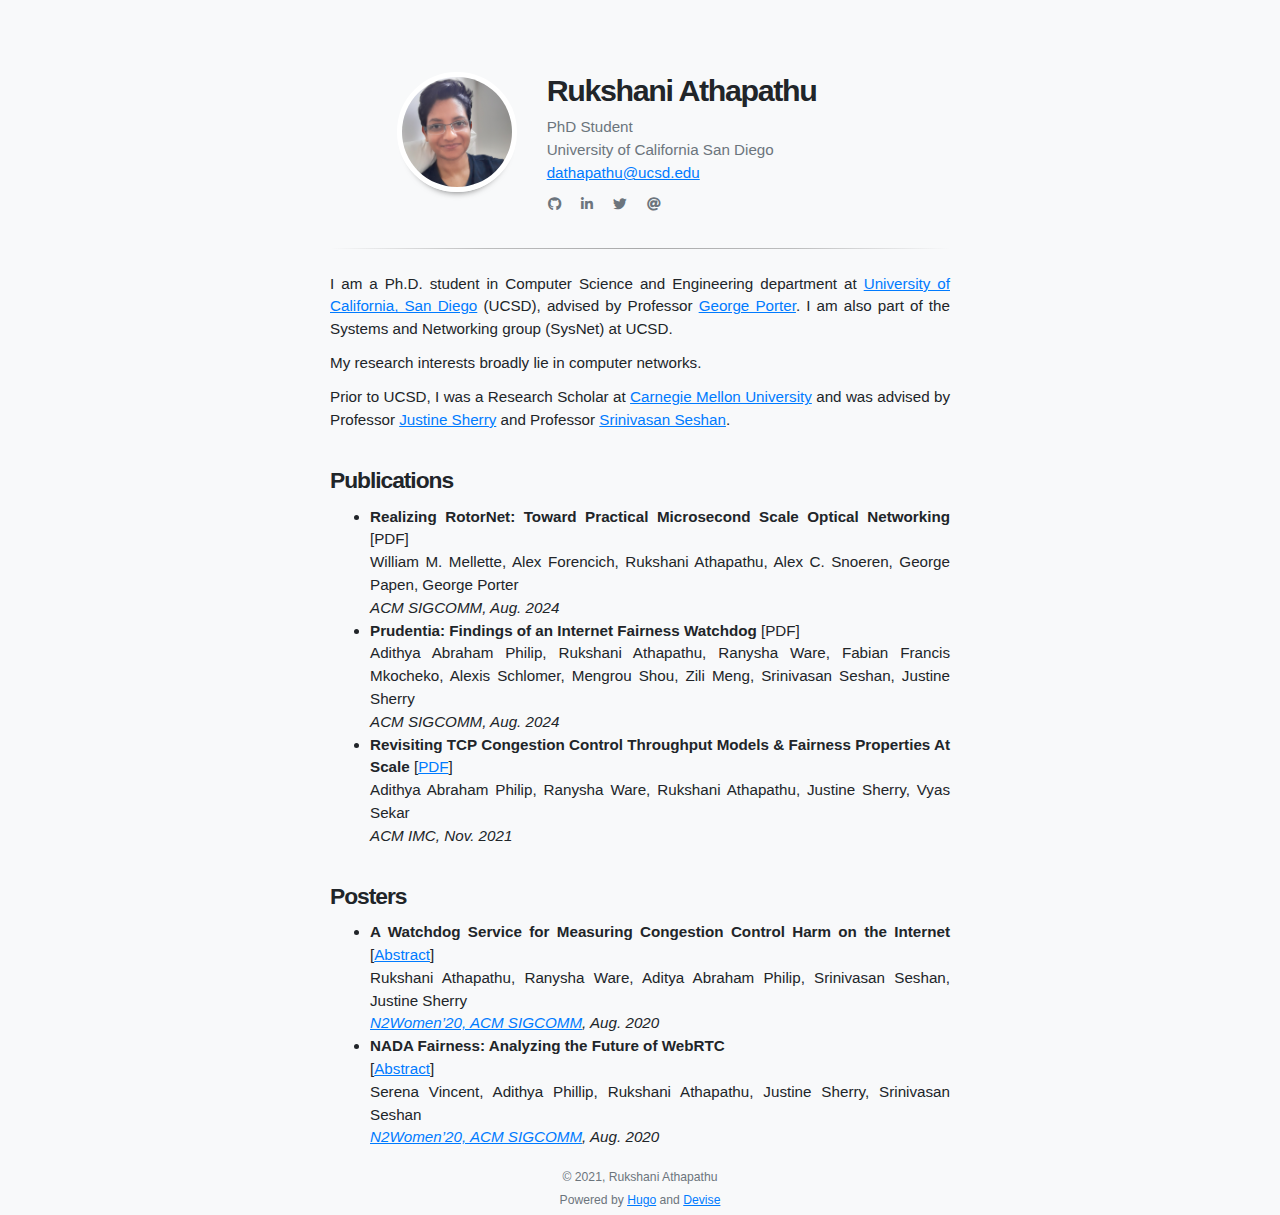
<file: index.html>
<!doctype html> 
<html lang="en"><head>
	<meta name="generator" content="Hugo 0.91.2" />
    <title></title>
    <meta charset="utf-8">
    <meta name="viewport" content="width=device-width, initial-scale=1, shrink-to-fit=no">
    <meta name="description" content="Your meta description" />

    
    
    
    <link rel="stylesheet" href="./css/theme.min.css">

    
    
    

    
</head>
<body>
        <div id="content" class="mx-auto"><header class="container mt-sm-5 mt-4 mb-4 mt-xs-1">
    <div class="row">
        <div class="col-sm-4 col-12 text-sm-right text-center pt-sm-4">
            <a href="./" class="text-decoration-none">
                <img id="home-image" class="rounded-circle"
                    
                        
                            src="./images/pic.jpeg"
                        
                    
                />
            </a>
        </div>
        <div class="col-sm-8 col-12 text-sm-left text-center">
            <h2 class="m-0 mb-2 mt-4">
                <a href="./" class="text-decoration-none">
                    
                        Rukshani Athapathu
                    
                </a>
            </h2>
            <p class="text-muted mb-1">
                
                    PhD Student<br>
                    University of California San Diego<br>
                    <a href="mailto:dathapathu@ucsd.edu">dathapathu@ucsd.edu</a>  
                
            </p>
            <ul id="nav-links" class="list-inline mb-2">
                
                
            </ul>
            <ul id="nav-social" class="list-inline">
                
                    <li class="list-inline-item mr-3">
                        <a href="http://github.com/arukshani" target="_blank">
                            <i class="fab fa-github fa-1x text-muted"></i>
                        </a>
                    </li>
                
                    <li class="list-inline-item mr-3">
                        <a href="https://www.linkedin.com/in/arukshani/" target="_blank">
                            <i class="fab fa-linkedin-in fa-1x text-muted"></i>
                        </a>
                    </li>
                
                    <li class="list-inline-item mr-3">
                        <a href="https://twitter.com/Rukshani_" target="_blank">
                            <i class="fab fa-twitter fa-1x text-muted"></i>
                        </a>
                    </li>
                
                    <li class="list-inline-item mr-3">
                        <a href="https://medium.com/coderscorner" target="_blank">
                            <i class="fas fa-at fa-1x text-muted"></i>
                        </a>
                    </li>
                
            </ul>
        </div>
    </div>
    <hr />
</header>
<div class="container">
    
    <div style="text-align: justify"><p>I am a Ph.D. student in Computer Science and Engineering department at <a href="https://ucsd.edu/">University of California, San Diego</a> (UCSD),  advised by Professor <a href="https://cseweb.ucsd.edu/~gmporter/">George Porter</a>. I am also part of the Systems and Networking group (SysNet) at UCSD.</p>
<p>My research interests broadly lie in computer networks.</p>
<p>Prior to UCSD, I was a Research Scholar at <a href="https://www.cmu.edu/">Carnegie Mellon University</a> and was advised by Professor <a href="https://www.justinesherry.com/">Justine Sherry</a> and Professor <a href="https://www.cs.cmu.edu/~srini/">Srinivasan Seshan</a>.</p>
<h4 id="publications">Publications</h4>
<ul>
<li><strong>Realizing RotorNet: Toward Practical Microsecond Scale Optical Networking</strong> [PDF]<br>
William M. Mellette, Alex Forencich, Rukshani Athapathu, Alex C. Snoeren, George Papen, George Porter<br>
<em>ACM SIGCOMM, Aug. 2024</em></li>
<li><strong>Prudentia: Findings of an Internet Fairness Watchdog</strong> [PDF]<br>
Adithya Abraham Philip, Rukshani Athapathu, Ranysha Ware, Fabian Francis Mkocheko, Alexis Schlomer, Mengrou Shou, Zili Meng, Srinivasan Seshan, Justine Sherry<br>
<em>ACM SIGCOMM, Aug. 2024</em></li>
<li><strong>Revisiting TCP Congestion Control Throughput Models &amp; Fairness Properties At Scale</strong> [<a href="./pdf/philip-imc2021.pdf">PDF</a>]<br>
Adithya Abraham Philip, Ranysha Ware, Rukshani Athapathu, Justine Sherry, Vyas Sekar<br>
<em>ACM IMC, Nov. 2021</em></li>
</ul>
<h4 id="posters">Posters</h4>
<ul>
<li><strong>A Watchdog Service for Measuring Congestion Control Harm on the Internet</strong>
[<a href="./pdf/athapathu-n2women20.pdf">Abstract</a>]<br>
Rukshani Athapathu, Ranysha Ware, Aditya Abraham Philip,
Srinivasan Seshan, Justine Sherry<br>
<em><a href="https://conferences.sigcomm.org/sigcomm/2020/n2women.html">N2Women’20, ACM SIGCOMM</a>, Aug. 2020</em></li>
<li><strong>NADA Fairness: Analyzing the Future of WebRTC</strong><br>
[<a href="./pdf/vincent-n2women20.pdf">Abstract</a>]<br>
Serena Vincent, Adithya Phillip, Rukshani Athapathu, Justine Sherry, Srinivasan Seshan<br>
<em><a href="https://conferences.sigcomm.org/sigcomm/2020/n2women.html">N2Women’20, ACM SIGCOMM</a>, Aug. 2020</em></li>
</ul>
<!-- raw HTML omitted -->
<!-- raw HTML omitted -->
<!-- raw HTML omitted -->
</div>
    

            </div>
        </div><footer class="text-center pb-1">
    <small class="text-muted">
        
            &copy; 2021, Rukshani Athapathu
        
        <br>
        Powered by <a href="https://gohugo.io/" target="_blank">Hugo</a>
        and <a href="https://github.com/austingebauer/devise" target="_blank">Devise</a>
    </small>
</footer>
</body>
</html>
</file>
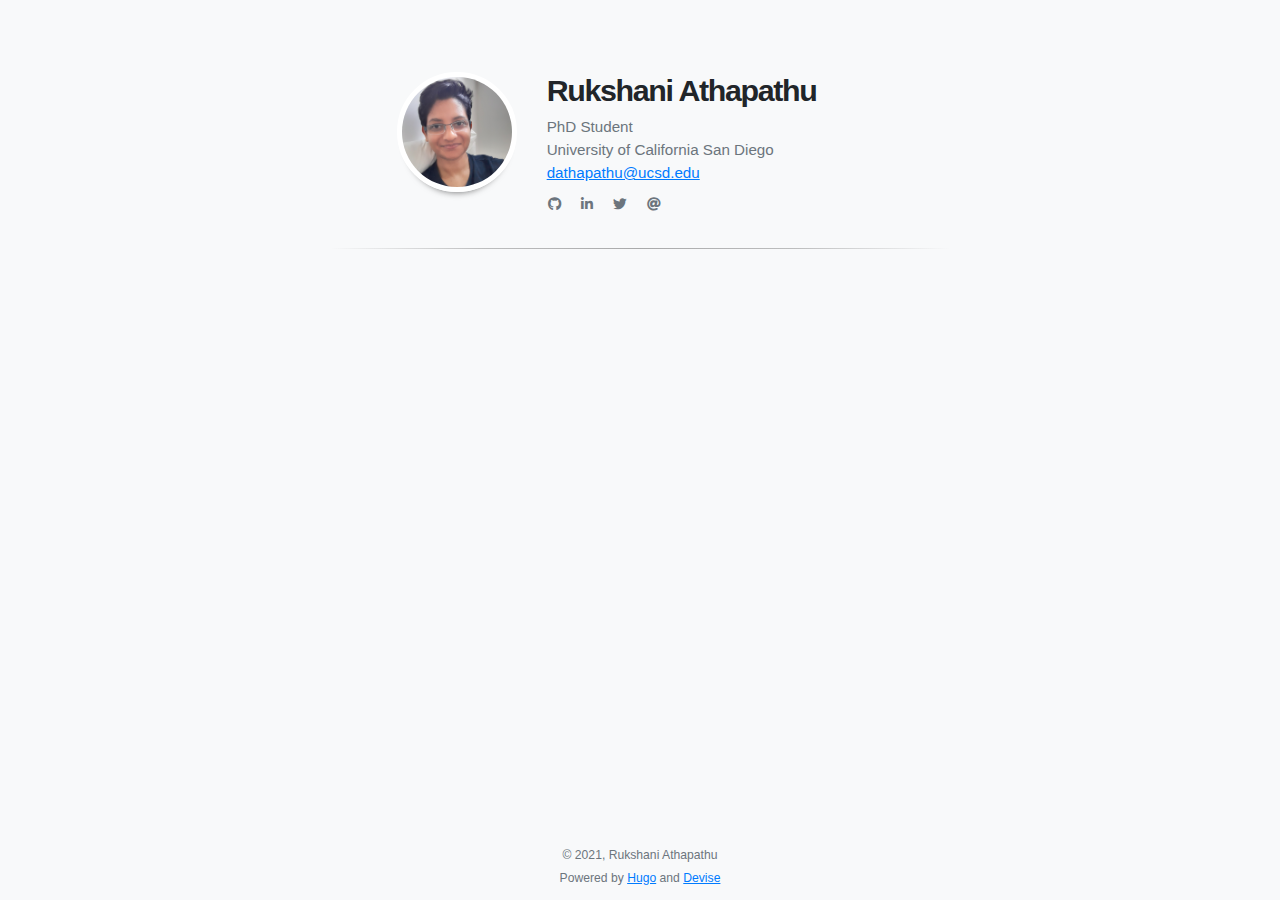
<file: categories/index.html>
<!doctype html>
<html lang="en"><head>
    <title>Categories</title>
    <meta charset="utf-8">
    <meta name="viewport" content="width=device-width, initial-scale=1, shrink-to-fit=no">
    <meta name="description" content="" />

    
    
    
    <link rel="stylesheet" href="../css/theme.min.css">

    
    
    

    
</head>
<body>
        <div id="content" class="mx-auto"><header class="container mt-sm-5 mt-4 mb-4 mt-xs-1">
    <div class="row">
        <div class="col-sm-4 col-12 text-sm-right text-center pt-sm-4">
            <a href="../" class="text-decoration-none">
                <img id="home-image" class="rounded-circle"
                    
                        
                            src="../images/pic.jpeg"
                        
                    
                />
            </a>
        </div>
        <div class="col-sm-8 col-12 text-sm-left text-center">
            <h2 class="m-0 mb-2 mt-4">
                <a href="../" class="text-decoration-none">
                    
                        Rukshani Athapathu
                    
                </a>
            </h2>
            <p class="text-muted mb-1">
                
                    PhD Student<br>
                    University of California San Diego<br>
                    <a href="mailto:dathapathu@ucsd.edu">dathapathu@ucsd.edu</a>  
                
            </p>
            <ul id="nav-links" class="list-inline mb-2">
                
                
            </ul>
            <ul id="nav-social" class="list-inline">
                
                    <li class="list-inline-item mr-3">
                        <a href="http://github.com/arukshani" target="_blank">
                            <i class="fab fa-github fa-1x text-muted"></i>
                        </a>
                    </li>
                
                    <li class="list-inline-item mr-3">
                        <a href="https://www.linkedin.com/in/arukshani/" target="_blank">
                            <i class="fab fa-linkedin-in fa-1x text-muted"></i>
                        </a>
                    </li>
                
                    <li class="list-inline-item mr-3">
                        <a href="https://twitter.com/Rukshani_" target="_blank">
                            <i class="fab fa-twitter fa-1x text-muted"></i>
                        </a>
                    </li>
                
                    <li class="list-inline-item mr-3">
                        <a href="https://medium.com/coderscorner" target="_blank">
                            <i class="fas fa-at fa-1x text-muted"></i>
                        </a>
                    </li>
                
            </ul>
        </div>
    </div>
    <hr />
</header>
<div class="container">
<div class="pl-sm-4 ml-sm-5">
    
    
    
</div>

            </div>
        </div><footer class="text-center pb-1">
    <small class="text-muted">
        
            &copy; 2021, Rukshani Athapathu
        
        <br>
        Powered by <a href="https://gohugo.io/" target="_blank">Hugo</a>
        and <a href="https://github.com/austingebauer/devise" target="_blank">Devise</a>
    </small>
</footer>
</body>
</html>
</file>
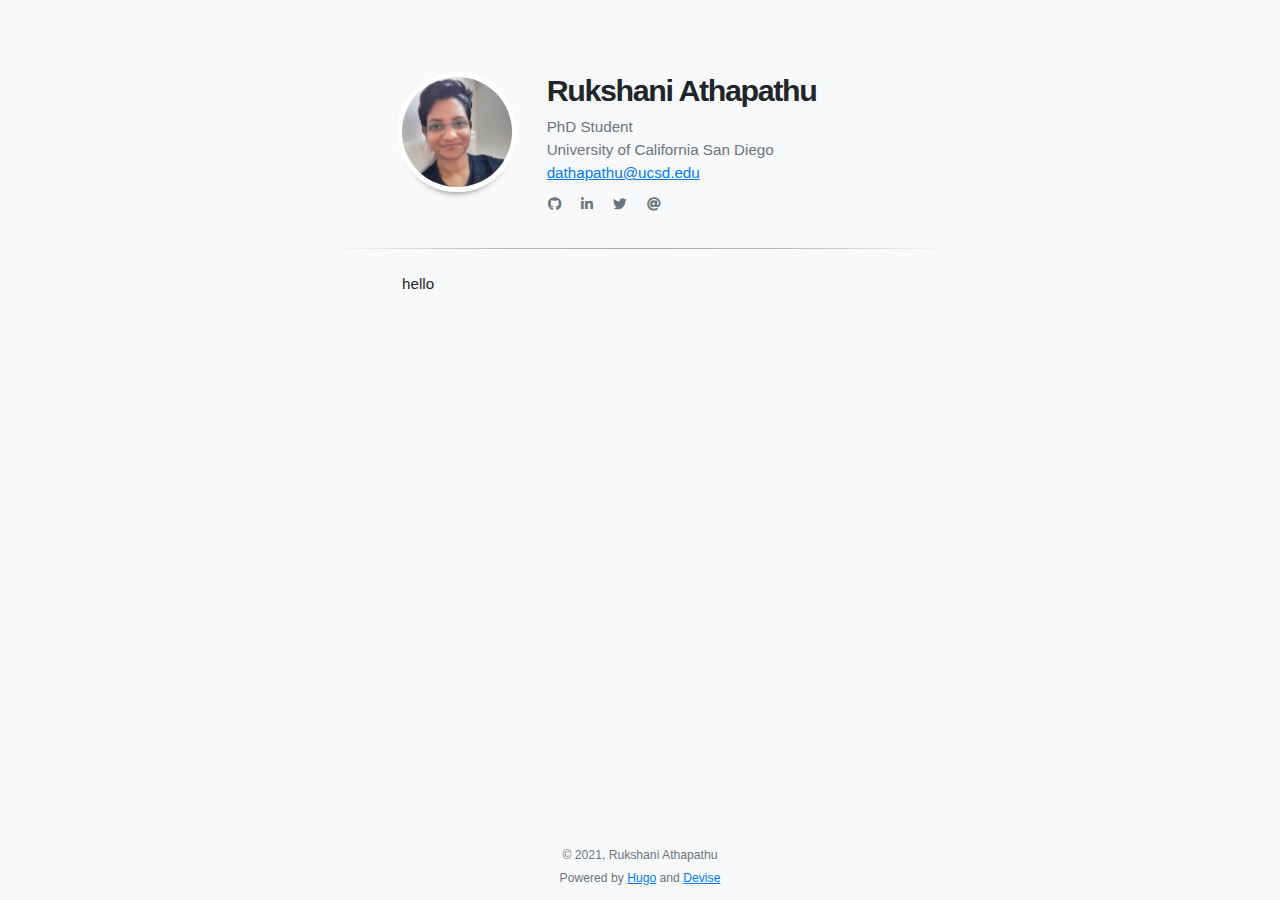
<file: homepage/index.html>
<!doctype html>
<html lang="en"><head>
    <title></title>
    <meta charset="utf-8">
    <meta name="viewport" content="width=device-width, initial-scale=1, shrink-to-fit=no">
    <meta name="description" content="" />

    
    
    
    <link rel="stylesheet" href="../css/theme.min.css">

    
    
    

    
</head>
<body>
        <div id="content" class="mx-auto"><header class="container mt-sm-5 mt-4 mb-4 mt-xs-1">
    <div class="row">
        <div class="col-sm-4 col-12 text-sm-right text-center pt-sm-4">
            <a href="../" class="text-decoration-none">
                <img id="home-image" class="rounded-circle"
                    
                        
                            src="../images/pic.jpeg"
                        
                    
                />
            </a>
        </div>
        <div class="col-sm-8 col-12 text-sm-left text-center">
            <h2 class="m-0 mb-2 mt-4">
                <a href="../" class="text-decoration-none">
                    
                        Rukshani Athapathu
                    
                </a>
            </h2>
            <p class="text-muted mb-1">
                
                    PhD Student<br>
                    University of California San Diego<br>
                    <a href="mailto:dathapathu@ucsd.edu">dathapathu@ucsd.edu</a>  
                
            </p>
            <ul id="nav-links" class="list-inline mb-2">
                
                
            </ul>
            <ul id="nav-social" class="list-inline">
                
                    <li class="list-inline-item mr-3">
                        <a href="http://github.com/arukshani" target="_blank">
                            <i class="fab fa-github fa-1x text-muted"></i>
                        </a>
                    </li>
                
                    <li class="list-inline-item mr-3">
                        <a href="https://www.linkedin.com/in/arukshani/" target="_blank">
                            <i class="fab fa-linkedin-in fa-1x text-muted"></i>
                        </a>
                    </li>
                
                    <li class="list-inline-item mr-3">
                        <a href="https://twitter.com/Rukshani_" target="_blank">
                            <i class="fab fa-twitter fa-1x text-muted"></i>
                        </a>
                    </li>
                
                    <li class="list-inline-item mr-3">
                        <a href="https://medium.com/coderscorner" target="_blank">
                            <i class="fas fa-at fa-1x text-muted"></i>
                        </a>
                    </li>
                
            </ul>
        </div>
    </div>
    <hr />
</header>
<div class="container">
    <div class="pl-sm-4 ml-sm-5">
        <p>hello</p>

    </div>

    

            </div>
        </div><footer class="text-center pb-1">
    <small class="text-muted">
        
            &copy; 2021, Rukshani Athapathu
        
        <br>
        Powered by <a href="https://gohugo.io/" target="_blank">Hugo</a>
        and <a href="https://github.com/austingebauer/devise" target="_blank">Devise</a>
    </small>
</footer>
</body>
</html>
</file>
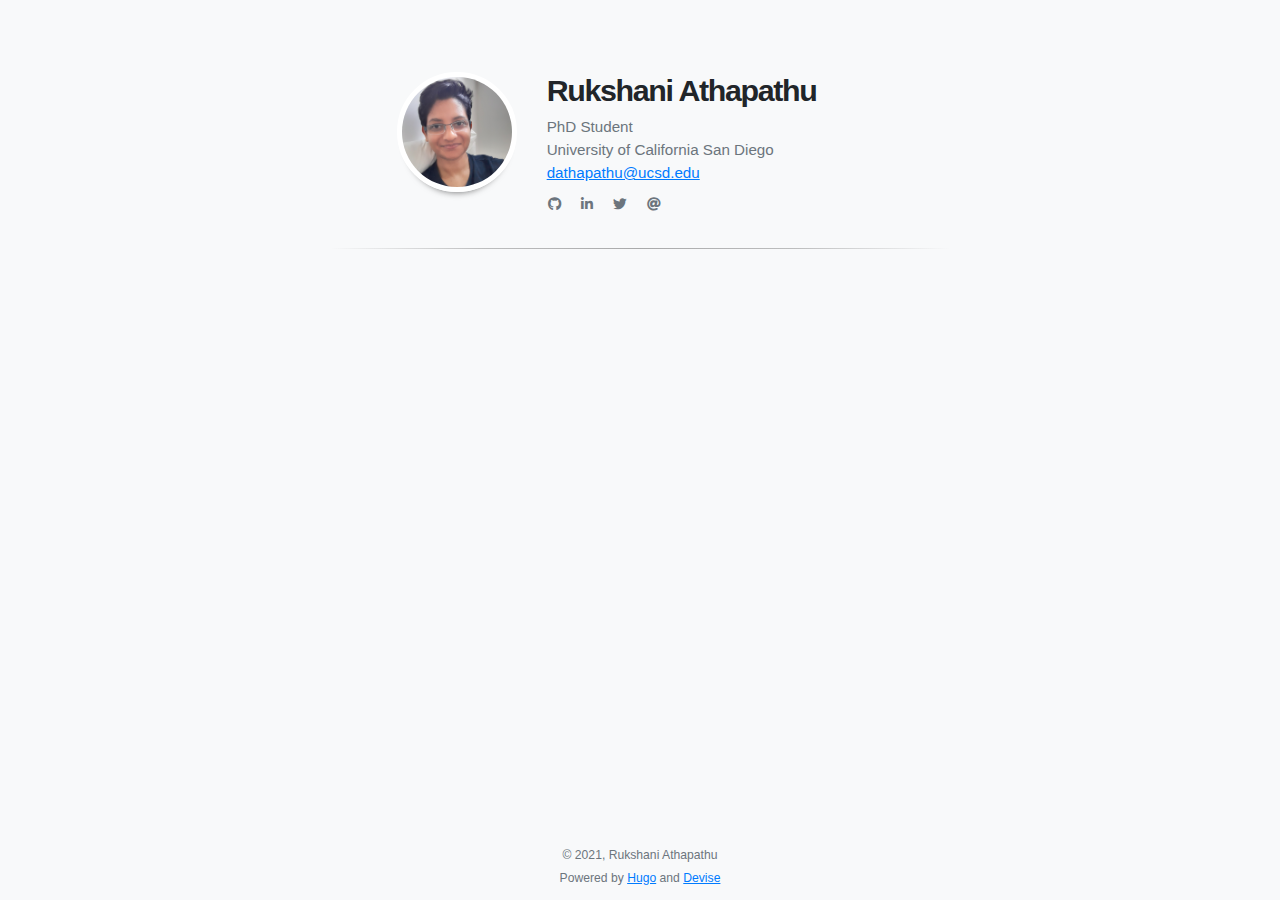
<file: post/index.html>
<!doctype html>
<html lang="en"><head>
    <title>Posts</title>
    <meta charset="utf-8">
    <meta name="viewport" content="width=device-width, initial-scale=1, shrink-to-fit=no">
    <meta name="description" content="" />

    
    
    
    <link rel="stylesheet" href="../css/theme.min.css">

    
    
    

    
</head>
<body>
        <div id="content" class="mx-auto"><header class="container mt-sm-5 mt-4 mb-4 mt-xs-1">
    <div class="row">
        <div class="col-sm-4 col-12 text-sm-right text-center pt-sm-4">
            <a href="../" class="text-decoration-none">
                <img id="home-image" class="rounded-circle"
                    
                        
                            src="../images/pic.jpeg"
                        
                    
                />
            </a>
        </div>
        <div class="col-sm-8 col-12 text-sm-left text-center">
            <h2 class="m-0 mb-2 mt-4">
                <a href="../" class="text-decoration-none">
                    
                        Rukshani Athapathu
                    
                </a>
            </h2>
            <p class="text-muted mb-1">
                
                    PhD Student<br>
                    University of California San Diego<br>
                    <a href="mailto:dathapathu@ucsd.edu">dathapathu@ucsd.edu</a>  
                
            </p>
            <ul id="nav-links" class="list-inline mb-2">
                
                
            </ul>
            <ul id="nav-social" class="list-inline">
                
                    <li class="list-inline-item mr-3">
                        <a href="http://github.com/arukshani" target="_blank">
                            <i class="fab fa-github fa-1x text-muted"></i>
                        </a>
                    </li>
                
                    <li class="list-inline-item mr-3">
                        <a href="https://www.linkedin.com/in/arukshani/" target="_blank">
                            <i class="fab fa-linkedin-in fa-1x text-muted"></i>
                        </a>
                    </li>
                
                    <li class="list-inline-item mr-3">
                        <a href="https://twitter.com/Rukshani_" target="_blank">
                            <i class="fab fa-twitter fa-1x text-muted"></i>
                        </a>
                    </li>
                
                    <li class="list-inline-item mr-3">
                        <a href="https://medium.com/coderscorner" target="_blank">
                            <i class="fas fa-at fa-1x text-muted"></i>
                        </a>
                    </li>
                
            </ul>
        </div>
    </div>
    <hr />
</header>
<div class="container"><div class="pl-sm-4 ml-sm-5 pt-2">
    <div class="row">
        
            
            
                
                
            
            

            
        </div>
    </div>
</div>

            </div>
        </div><footer class="text-center pb-1">
    <small class="text-muted">
        
            &copy; 2021, Rukshani Athapathu
        
        <br>
        Powered by <a href="https://gohugo.io/" target="_blank">Hugo</a>
        and <a href="https://github.com/austingebauer/devise" target="_blank">Devise</a>
    </small>
</footer>
</body>
</html>
</file>
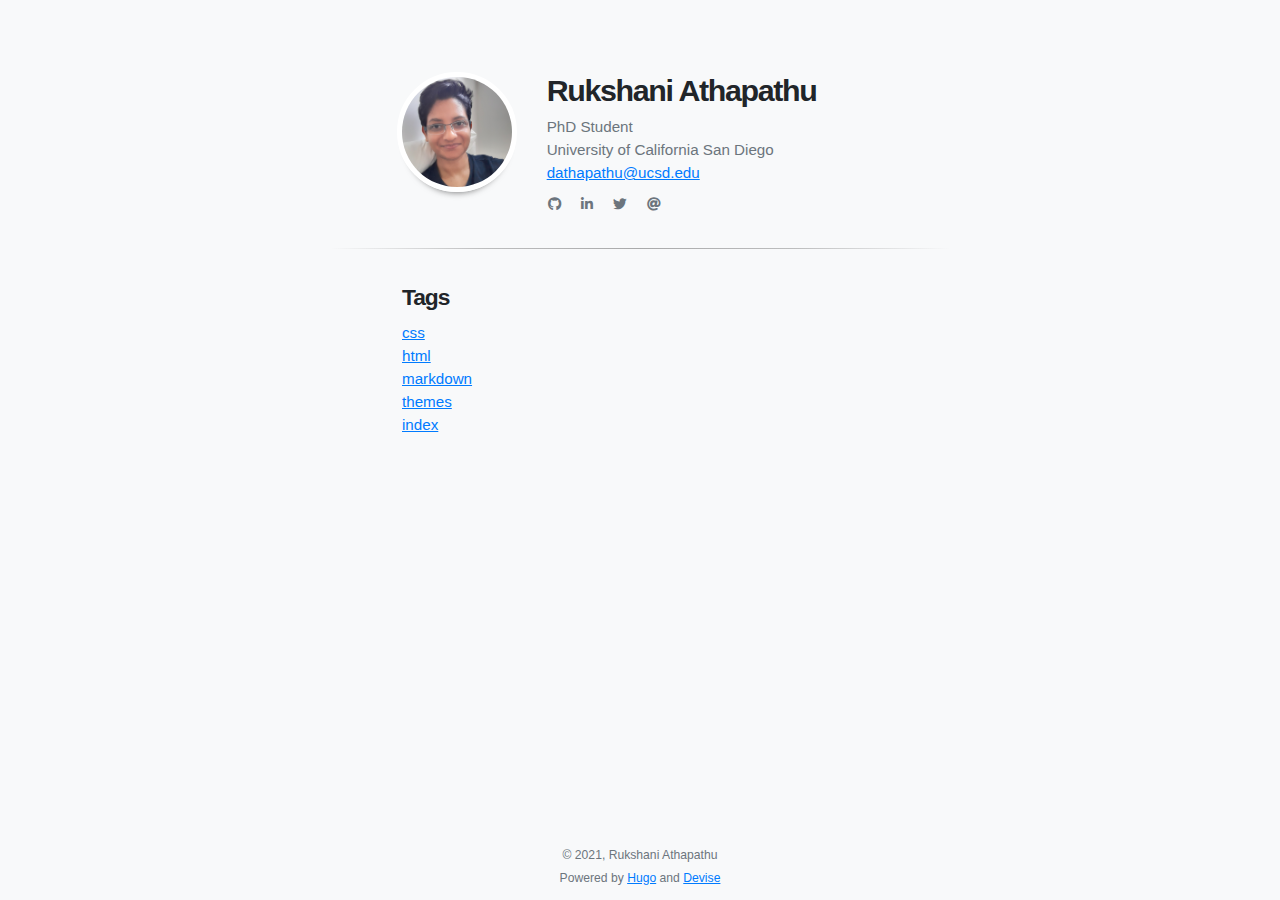
<file: tags/index.html>
<!doctype html>
<html lang="en"><head>
    <title>Tags</title>
    <meta charset="utf-8">
    <meta name="viewport" content="width=device-width, initial-scale=1, shrink-to-fit=no">
    <meta name="description" content="" />

    
    
    
    <link rel="stylesheet" href="../css/theme.min.css">

    
    
    

    
</head>
<body>
        <div id="content" class="mx-auto"><header class="container mt-sm-5 mt-4 mb-4 mt-xs-1">
    <div class="row">
        <div class="col-sm-4 col-12 text-sm-right text-center pt-sm-4">
            <a href="../" class="text-decoration-none">
                <img id="home-image" class="rounded-circle"
                    
                        
                            src="../images/pic.jpeg"
                        
                    
                />
            </a>
        </div>
        <div class="col-sm-8 col-12 text-sm-left text-center">
            <h2 class="m-0 mb-2 mt-4">
                <a href="../" class="text-decoration-none">
                    
                        Rukshani Athapathu
                    
                </a>
            </h2>
            <p class="text-muted mb-1">
                
                    PhD Student<br>
                    University of California San Diego<br>
                    <a href="mailto:dathapathu@ucsd.edu">dathapathu@ucsd.edu</a>  
                
            </p>
            <ul id="nav-links" class="list-inline mb-2">
                
                
            </ul>
            <ul id="nav-social" class="list-inline">
                
                    <li class="list-inline-item mr-3">
                        <a href="http://github.com/arukshani" target="_blank">
                            <i class="fab fa-github fa-1x text-muted"></i>
                        </a>
                    </li>
                
                    <li class="list-inline-item mr-3">
                        <a href="https://www.linkedin.com/in/arukshani/" target="_blank">
                            <i class="fab fa-linkedin-in fa-1x text-muted"></i>
                        </a>
                    </li>
                
                    <li class="list-inline-item mr-3">
                        <a href="https://twitter.com/Rukshani_" target="_blank">
                            <i class="fab fa-twitter fa-1x text-muted"></i>
                        </a>
                    </li>
                
                    <li class="list-inline-item mr-3">
                        <a href="https://medium.com/coderscorner" target="_blank">
                            <i class="fas fa-at fa-1x text-muted"></i>
                        </a>
                    </li>
                
            </ul>
        </div>
    </div>
    <hr />
</header>
<div class="container">
<div class="pl-sm-4 ml-sm-5">
    <h4> Tags </h4>
    
    <ul class="list-unstyled">
        
            <li>
                
                <a href="../tags/css/">
                    css
                </a>
            </li>
        
            <li>
                
                <a href="../tags/html/">
                    html
                </a>
            </li>
        
            <li>
                
                <a href="../tags/markdown/">
                    markdown
                </a>
            </li>
        
            <li>
                
                <a href="../tags/themes/">
                    themes
                </a>
            </li>
        
            <li>
                
                <a href="../tags/index/">
                    index
                </a>
            </li>
        
    </ul>
</div>

            </div>
        </div><footer class="text-center pb-1">
    <small class="text-muted">
        
            &copy; 2021, Rukshani Athapathu
        
        <br>
        Powered by <a href="https://gohugo.io/" target="_blank">Hugo</a>
        and <a href="https://github.com/austingebauer/devise" target="_blank">Devise</a>
    </small>
</footer>
</body>
</html>
</file>
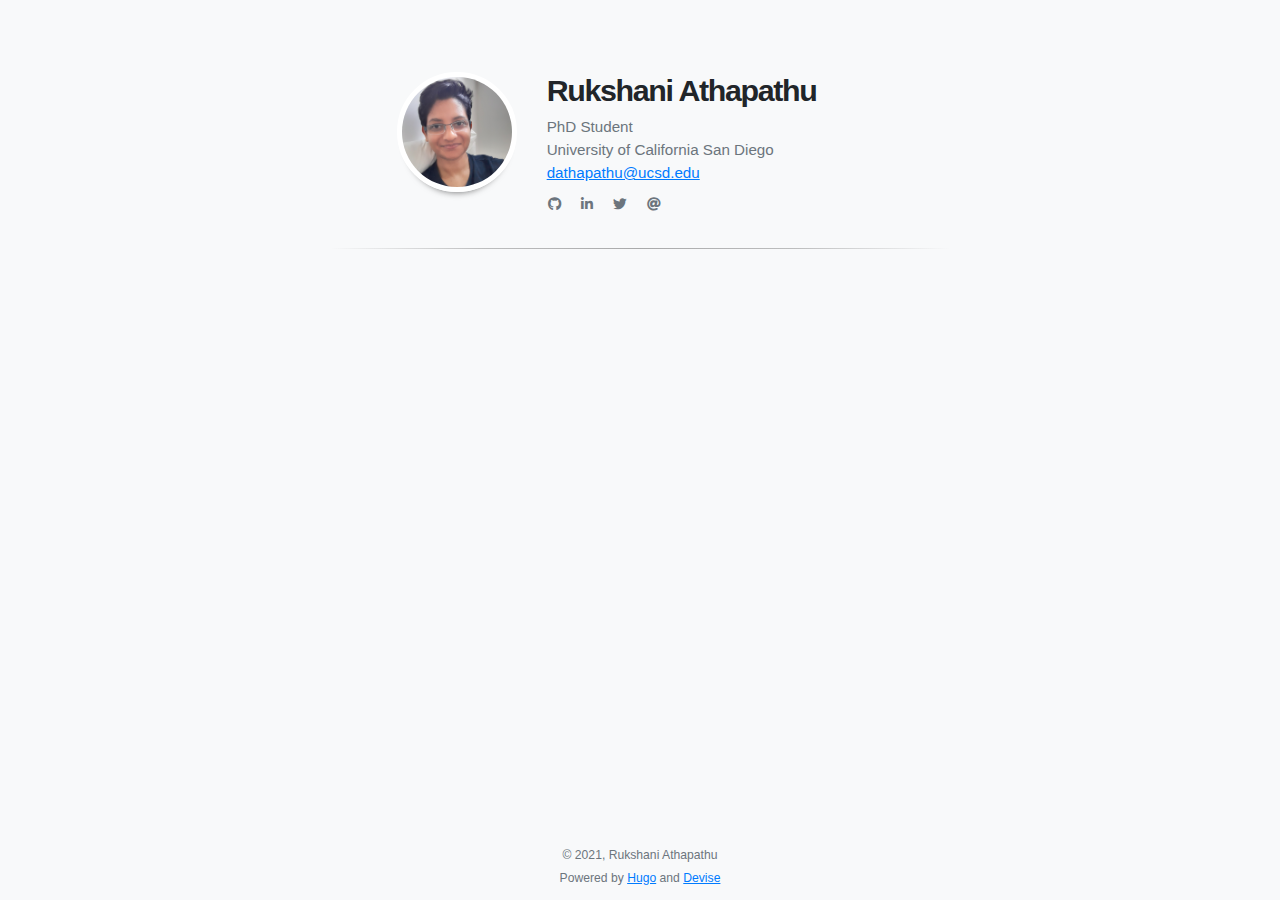
<file: categories/syntax/index.html>
<!doctype html>
<html lang="en"><head>
    <title>syntax</title>
    <meta charset="utf-8">
    <meta name="viewport" content="width=device-width, initial-scale=1, shrink-to-fit=no">
    <meta name="description" content="" />

    
    
    
    <link rel="stylesheet" href="../../css/theme.min.css">

    
    
    

    
</head>
<body>
        <div id="content" class="mx-auto"><header class="container mt-sm-5 mt-4 mb-4 mt-xs-1">
    <div class="row">
        <div class="col-sm-4 col-12 text-sm-right text-center pt-sm-4">
            <a href="../../" class="text-decoration-none">
                <img id="home-image" class="rounded-circle"
                    
                        
                            src="../../images/pic.jpeg"
                        
                    
                />
            </a>
        </div>
        <div class="col-sm-8 col-12 text-sm-left text-center">
            <h2 class="m-0 mb-2 mt-4">
                <a href="../../" class="text-decoration-none">
                    
                        Rukshani Athapathu
                    
                </a>
            </h2>
            <p class="text-muted mb-1">
                
                    PhD Student<br>
                    University of California San Diego<br>
                    <a href="mailto:dathapathu@ucsd.edu">dathapathu@ucsd.edu</a>  
                
            </p>
            <ul id="nav-links" class="list-inline mb-2">
                
                
            </ul>
            <ul id="nav-social" class="list-inline">
                
                    <li class="list-inline-item mr-3">
                        <a href="http://github.com/arukshani" target="_blank">
                            <i class="fab fa-github fa-1x text-muted"></i>
                        </a>
                    </li>
                
                    <li class="list-inline-item mr-3">
                        <a href="https://www.linkedin.com/in/arukshani/" target="_blank">
                            <i class="fab fa-linkedin-in fa-1x text-muted"></i>
                        </a>
                    </li>
                
                    <li class="list-inline-item mr-3">
                        <a href="https://twitter.com/Rukshani_" target="_blank">
                            <i class="fab fa-twitter fa-1x text-muted"></i>
                        </a>
                    </li>
                
                    <li class="list-inline-item mr-3">
                        <a href="https://medium.com/coderscorner" target="_blank">
                            <i class="fas fa-at fa-1x text-muted"></i>
                        </a>
                    </li>
                
            </ul>
        </div>
    </div>
    <hr />
</header>
<div class="container">
<div class="pl-sm-4 ml-sm-5">
    
    
    
</div>

            </div>
        </div><footer class="text-center pb-1">
    <small class="text-muted">
        
            &copy; 2021, Rukshani Athapathu
        
        <br>
        Powered by <a href="https://gohugo.io/" target="_blank">Hugo</a>
        and <a href="https://github.com/austingebauer/devise" target="_blank">Devise</a>
    </small>
</footer>
</body>
</html>
</file>
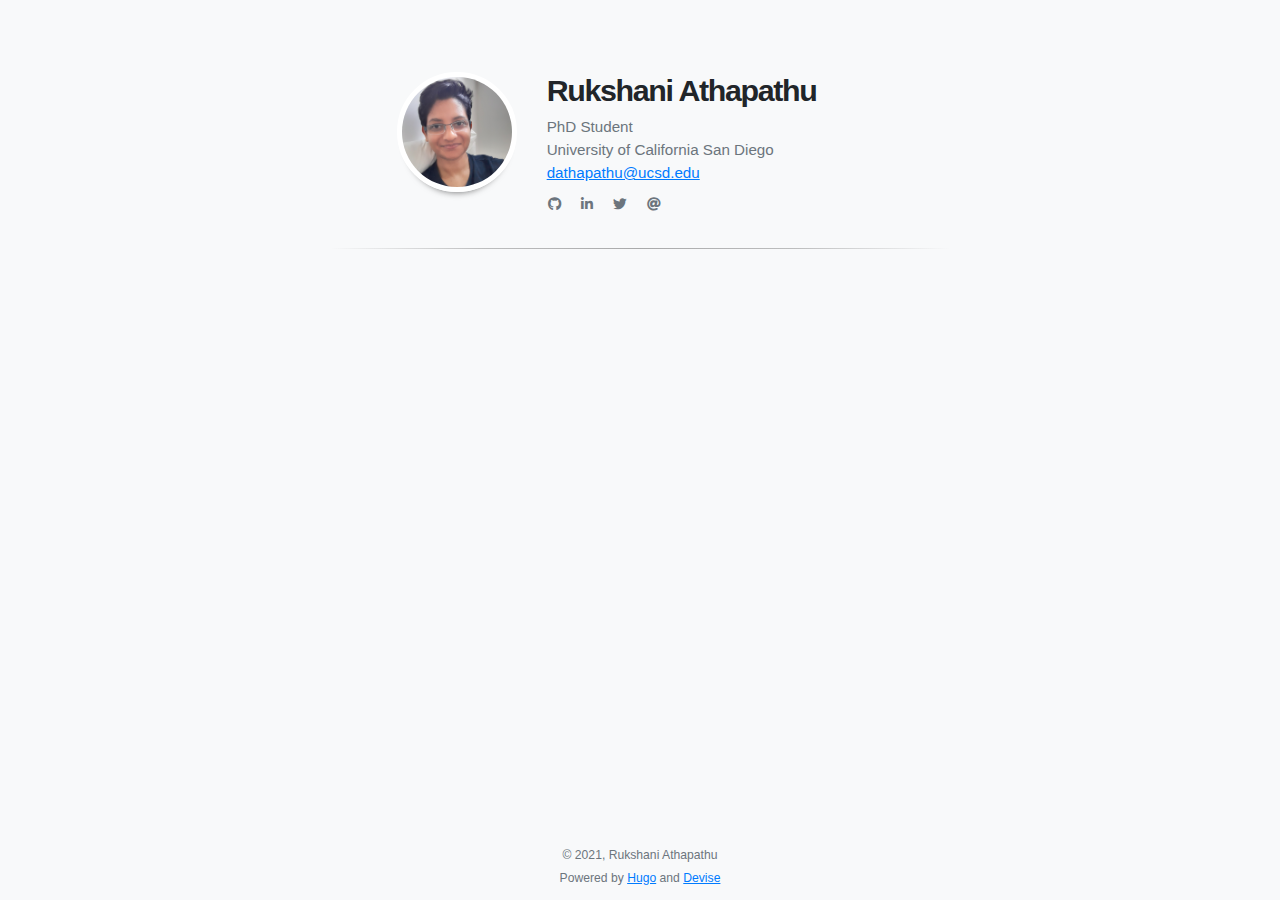
<file: categories/themes/index.html>
<!doctype html>
<html lang="en"><head>
    <title>themes</title>
    <meta charset="utf-8">
    <meta name="viewport" content="width=device-width, initial-scale=1, shrink-to-fit=no">
    <meta name="description" content="" />

    
    
    
    <link rel="stylesheet" href="../../css/theme.min.css">

    
    
    

    
</head>
<body>
        <div id="content" class="mx-auto"><header class="container mt-sm-5 mt-4 mb-4 mt-xs-1">
    <div class="row">
        <div class="col-sm-4 col-12 text-sm-right text-center pt-sm-4">
            <a href="../../" class="text-decoration-none">
                <img id="home-image" class="rounded-circle"
                    
                        
                            src="../../images/pic.jpeg"
                        
                    
                />
            </a>
        </div>
        <div class="col-sm-8 col-12 text-sm-left text-center">
            <h2 class="m-0 mb-2 mt-4">
                <a href="../../" class="text-decoration-none">
                    
                        Rukshani Athapathu
                    
                </a>
            </h2>
            <p class="text-muted mb-1">
                
                    PhD Student<br>
                    University of California San Diego<br>
                    <a href="mailto:dathapathu@ucsd.edu">dathapathu@ucsd.edu</a>  
                
            </p>
            <ul id="nav-links" class="list-inline mb-2">
                
                
            </ul>
            <ul id="nav-social" class="list-inline">
                
                    <li class="list-inline-item mr-3">
                        <a href="http://github.com/arukshani" target="_blank">
                            <i class="fab fa-github fa-1x text-muted"></i>
                        </a>
                    </li>
                
                    <li class="list-inline-item mr-3">
                        <a href="https://www.linkedin.com/in/arukshani/" target="_blank">
                            <i class="fab fa-linkedin-in fa-1x text-muted"></i>
                        </a>
                    </li>
                
                    <li class="list-inline-item mr-3">
                        <a href="https://twitter.com/Rukshani_" target="_blank">
                            <i class="fab fa-twitter fa-1x text-muted"></i>
                        </a>
                    </li>
                
                    <li class="list-inline-item mr-3">
                        <a href="https://medium.com/coderscorner" target="_blank">
                            <i class="fas fa-at fa-1x text-muted"></i>
                        </a>
                    </li>
                
            </ul>
        </div>
    </div>
    <hr />
</header>
<div class="container">
<div class="pl-sm-4 ml-sm-5">
    
    
    
</div>

            </div>
        </div><footer class="text-center pb-1">
    <small class="text-muted">
        
            &copy; 2021, Rukshani Athapathu
        
        <br>
        Powered by <a href="https://gohugo.io/" target="_blank">Hugo</a>
        and <a href="https://github.com/austingebauer/devise" target="_blank">Devise</a>
    </small>
</footer>
</body>
</html>
</file>
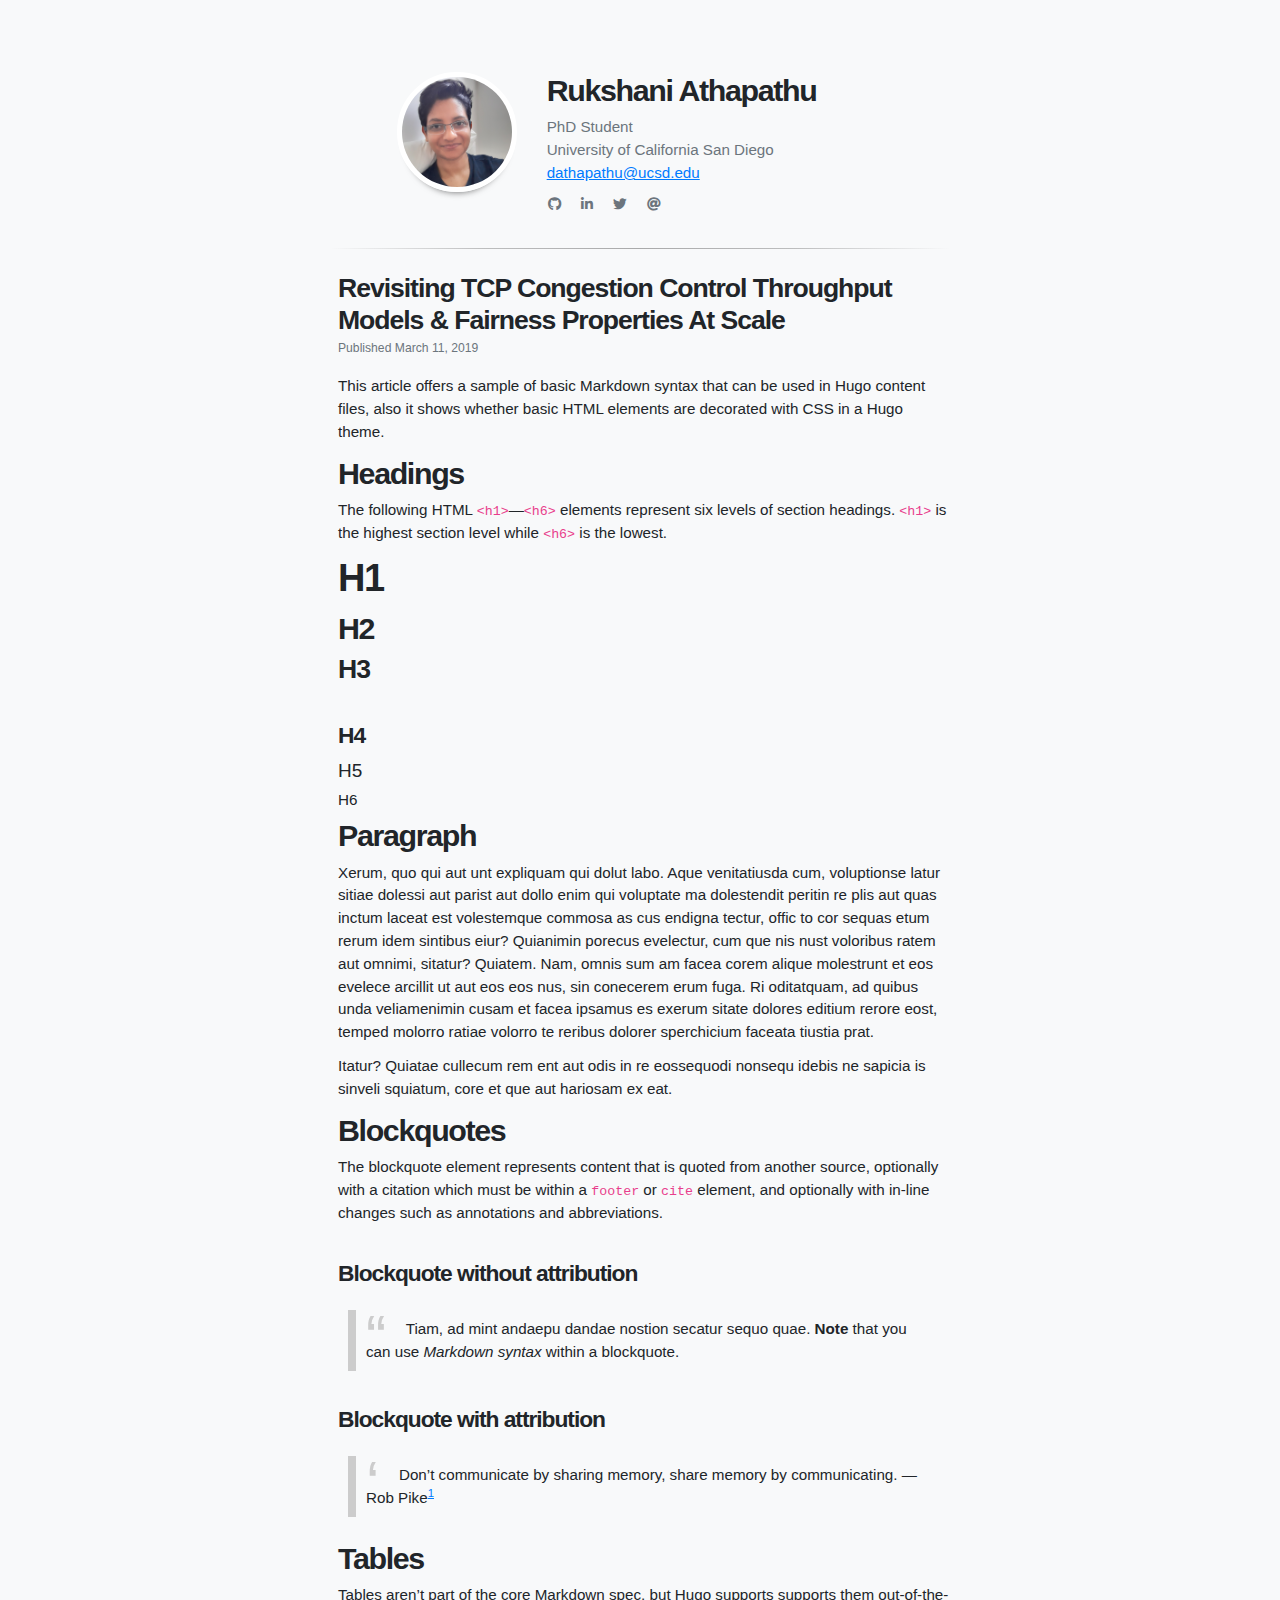
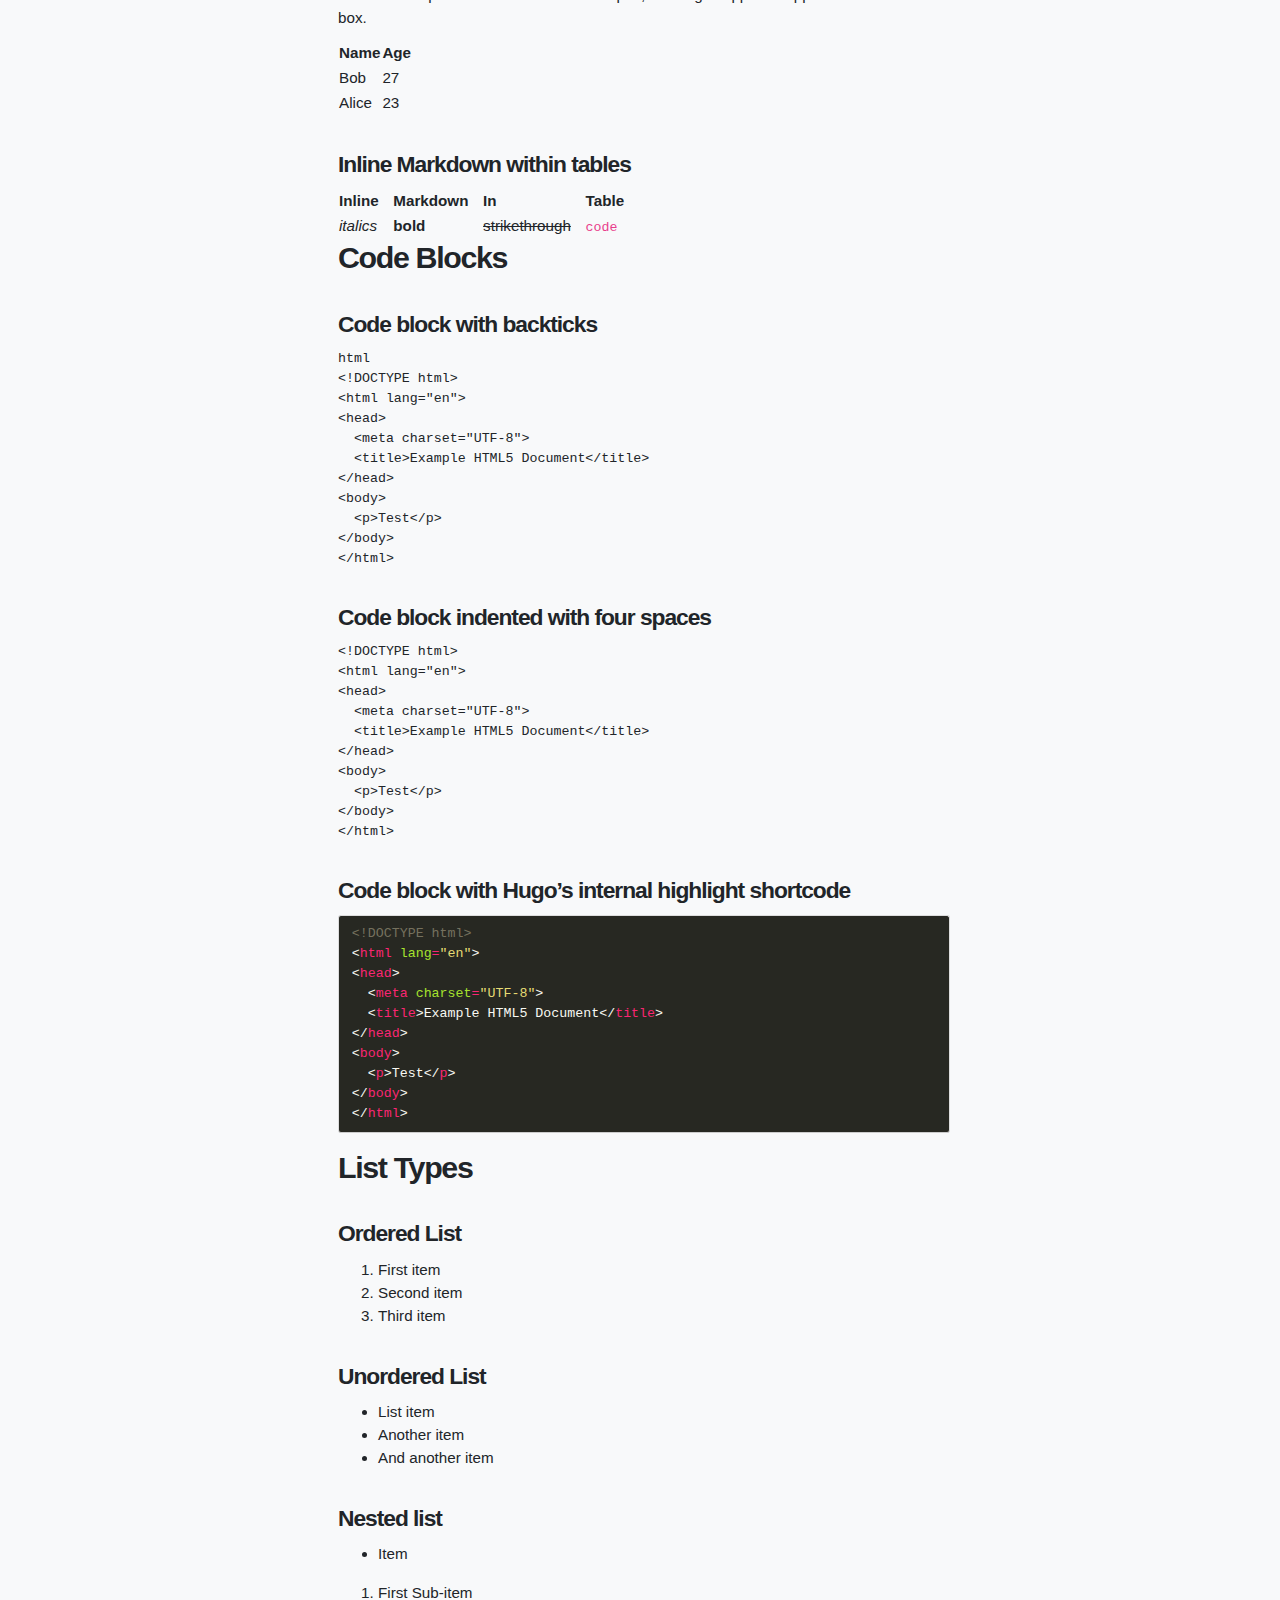
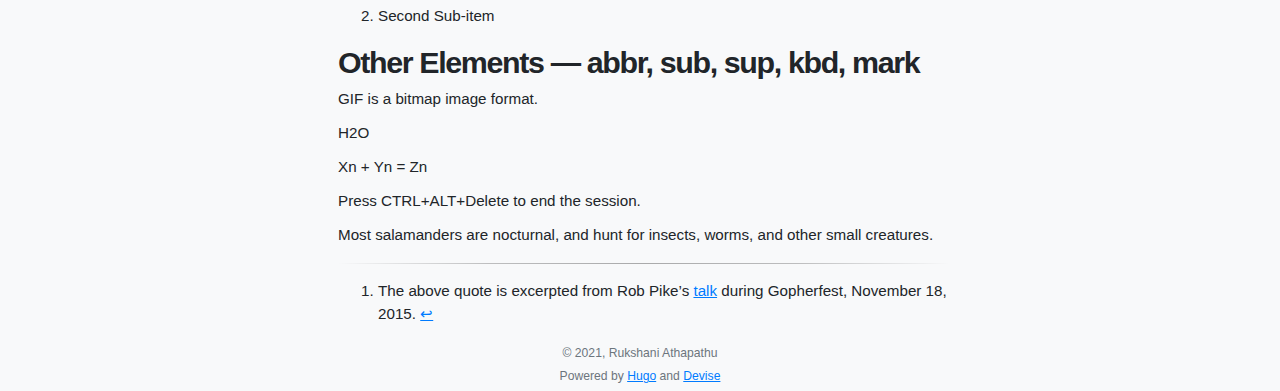
<file: post/test/index.html>
<!doctype html>
<html lang="en"><head>
    <title>Revisiting TCP Congestion Control Throughput Models &amp; Fairness Properties At Scale</title>
    <meta charset="utf-8">
    <meta name="viewport" content="width=device-width, initial-scale=1, shrink-to-fit=no">
    <meta name="description" content="Revisiting TCP Congestion Control Throughput Models &amp; Fairness Properties At Scale." />

    
    
    
    <link rel="stylesheet" href="../../css/theme.min.css">

    
    
    

    
</head>
<body>
        <div id="content" class="mx-auto"><header class="container mt-sm-5 mt-4 mb-4 mt-xs-1">
    <div class="row">
        <div class="col-sm-4 col-12 text-sm-right text-center pt-sm-4">
            <a href="../../" class="text-decoration-none">
                <img id="home-image" class="rounded-circle"
                    
                        
                            src="../../images/pic.jpeg"
                        
                    
                />
            </a>
        </div>
        <div class="col-sm-8 col-12 text-sm-left text-center">
            <h2 class="m-0 mb-2 mt-4">
                <a href="../../" class="text-decoration-none">
                    
                        Rukshani Athapathu
                    
                </a>
            </h2>
            <p class="text-muted mb-1">
                
                    PhD Student<br>
                    University of California San Diego<br>
                    <a href="mailto:dathapathu@ucsd.edu">dathapathu@ucsd.edu</a>  
                
            </p>
            <ul id="nav-links" class="list-inline mb-2">
                
                
            </ul>
            <ul id="nav-social" class="list-inline">
                
                    <li class="list-inline-item mr-3">
                        <a href="http://github.com/arukshani" target="_blank">
                            <i class="fab fa-github fa-1x text-muted"></i>
                        </a>
                    </li>
                
                    <li class="list-inline-item mr-3">
                        <a href="https://www.linkedin.com/in/arukshani/" target="_blank">
                            <i class="fab fa-linkedin-in fa-1x text-muted"></i>
                        </a>
                    </li>
                
                    <li class="list-inline-item mr-3">
                        <a href="https://twitter.com/Rukshani_" target="_blank">
                            <i class="fab fa-twitter fa-1x text-muted"></i>
                        </a>
                    </li>
                
                    <li class="list-inline-item mr-3">
                        <a href="https://medium.com/coderscorner" target="_blank">
                            <i class="fas fa-at fa-1x text-muted"></i>
                        </a>
                    </li>
                
            </ul>
        </div>
    </div>
    <hr />
</header>
<div class="container">
    <div class="pl-sm-2">
        <div class="mb-3">
            <h3 class="mb-0">Revisiting TCP Congestion Control Throughput Models &amp; Fairness Properties At Scale</h3>
            
            <small class="text-muted">Published March 11, 2019</small>
        </div>

        <article>
            <p>This article offers a sample of basic Markdown syntax that can be used in Hugo content files, also it shows whether basic HTML elements are decorated with CSS in a Hugo theme.</p>
<h2 id="headings">Headings</h2>
<p>The following HTML <code>&lt;h1&gt;</code>—<code>&lt;h6&gt;</code> elements represent six levels of section headings. <code>&lt;h1&gt;</code> is the highest section level while <code>&lt;h6&gt;</code> is the lowest.</p>
<h1 id="h1">H1</h1>
<h2 id="h2">H2</h2>
<h3 id="h3">H3</h3>
<h4 id="h4">H4</h4>
<h5 id="h5">H5</h5>
<h6 id="h6">H6</h6>
<h2 id="paragraph">Paragraph</h2>
<p>Xerum, quo qui aut unt expliquam qui dolut labo. Aque venitatiusda cum, voluptionse latur sitiae dolessi aut parist aut dollo enim qui voluptate ma dolestendit peritin re plis aut quas inctum laceat est volestemque commosa as cus endigna tectur, offic to cor sequas etum rerum idem sintibus eiur? Quianimin porecus evelectur, cum que nis nust voloribus ratem aut omnimi, sitatur? Quiatem. Nam, omnis sum am facea corem alique molestrunt et eos evelece arcillit ut aut eos eos nus, sin conecerem erum fuga. Ri oditatquam, ad quibus unda veliamenimin cusam et facea ipsamus es exerum sitate dolores editium rerore eost, temped molorro ratiae volorro te reribus dolorer sperchicium faceata tiustia prat.</p>
<p>Itatur? Quiatae cullecum rem ent aut odis in re eossequodi nonsequ idebis ne sapicia is sinveli squiatum, core et que aut hariosam ex eat.</p>
<h2 id="blockquotes">Blockquotes</h2>
<p>The blockquote element represents content that is quoted from another source, optionally with a citation which must be within a <code>footer</code> or <code>cite</code> element, and optionally with in-line changes such as annotations and abbreviations.</p>
<h4 id="blockquote-without-attribution">Blockquote without attribution</h4>
<blockquote>
<p>Tiam, ad mint andaepu dandae nostion secatur sequo quae.
<strong>Note</strong> that you can use <em>Markdown syntax</em> within a blockquote.</p>
</blockquote>
<h4 id="blockquote-with-attribution">Blockquote with attribution</h4>
<blockquote>
<p>Don&rsquo;t communicate by sharing memory, share memory by communicating.<!-- raw HTML omitted -->
— <!-- raw HTML omitted -->Rob Pike<sup id="fnref:1"><a href="#fn:1" class="footnote-ref" role="doc-noteref">1</a></sup><!-- raw HTML omitted --></p>
</blockquote>
<h2 id="tables">Tables</h2>
<p>Tables aren&rsquo;t part of the core Markdown spec, but Hugo supports supports them out-of-the-box.</p>
<table>
<thead>
<tr>
<th>Name</th>
<th>Age</th>
</tr>
</thead>
<tbody>
<tr>
<td>Bob</td>
<td>27</td>
</tr>
<tr>
<td>Alice</td>
<td>23</td>
</tr>
</tbody>
</table>
<h4 id="inline-markdown-within-tables">Inline Markdown within tables</h4>
<table>
<thead>
<tr>
<th>Inline   </th>
<th>Markdown   </th>
<th>In   </th>
<th>Table</th>
</tr>
</thead>
<tbody>
<tr>
<td><em>italics</em></td>
<td><strong>bold</strong></td>
<td><del>strikethrough</del>   </td>
<td><code>code</code></td>
</tr>
</tbody>
</table>
<h2 id="code-blocks">Code Blocks</h2>
<h4 id="code-block-with-backticks">Code block with backticks</h4>
<pre tabindex="0"><code>html
&lt;!DOCTYPE html&gt;
&lt;html lang=&quot;en&quot;&gt;
&lt;head&gt;
  &lt;meta charset=&quot;UTF-8&quot;&gt;
  &lt;title&gt;Example HTML5 Document&lt;/title&gt;
&lt;/head&gt;
&lt;body&gt;
  &lt;p&gt;Test&lt;/p&gt;
&lt;/body&gt;
&lt;/html&gt;
</code></pre><h4 id="code-block-indented-with-four-spaces">Code block indented with four spaces</h4>
<pre><code>&lt;!DOCTYPE html&gt;
&lt;html lang=&quot;en&quot;&gt;
&lt;head&gt;
  &lt;meta charset=&quot;UTF-8&quot;&gt;
  &lt;title&gt;Example HTML5 Document&lt;/title&gt;
&lt;/head&gt;
&lt;body&gt;
  &lt;p&gt;Test&lt;/p&gt;
&lt;/body&gt;
&lt;/html&gt;
</code></pre>
<h4 id="code-block-with-hugos-internal-highlight-shortcode">Code block with Hugo&rsquo;s internal highlight shortcode</h4>
<div class="highlight"><pre tabindex="0" style="color:#f8f8f2;background-color:#272822;-moz-tab-size:4;-o-tab-size:4;tab-size:4"><code class="language-html" data-lang="html"><span style="color:#75715e">&lt;!DOCTYPE html&gt;</span>
&lt;<span style="color:#f92672">html</span> <span style="color:#a6e22e">lang</span><span style="color:#f92672">=</span><span style="color:#e6db74">&#34;en&#34;</span>&gt;
&lt;<span style="color:#f92672">head</span>&gt;
  &lt;<span style="color:#f92672">meta</span> <span style="color:#a6e22e">charset</span><span style="color:#f92672">=</span><span style="color:#e6db74">&#34;UTF-8&#34;</span>&gt;
  &lt;<span style="color:#f92672">title</span>&gt;Example HTML5 Document&lt;/<span style="color:#f92672">title</span>&gt;
&lt;/<span style="color:#f92672">head</span>&gt;
&lt;<span style="color:#f92672">body</span>&gt;
  &lt;<span style="color:#f92672">p</span>&gt;Test&lt;/<span style="color:#f92672">p</span>&gt;
&lt;/<span style="color:#f92672">body</span>&gt;
&lt;/<span style="color:#f92672">html</span>&gt;</code></pre></div>
<h2 id="list-types">List Types</h2>
<h4 id="ordered-list">Ordered List</h4>
<ol>
<li>First item</li>
<li>Second item</li>
<li>Third item</li>
</ol>
<h4 id="unordered-list">Unordered List</h4>
<ul>
<li>List item</li>
<li>Another item</li>
<li>And another item</li>
</ul>
<h4 id="nested-list">Nested list</h4>
<ul>
<li>Item</li>
</ul>
<ol>
<li>First Sub-item</li>
<li>Second Sub-item</li>
</ol>
<h2 id="other-elements--abbr-sub-sup-kbd-mark">Other Elements — abbr, sub, sup, kbd, mark</h2>
<p><!-- raw HTML omitted -->GIF<!-- raw HTML omitted --> is a bitmap image format.</p>
<p>H<!-- raw HTML omitted -->2<!-- raw HTML omitted -->O</p>
<p>X<!-- raw HTML omitted -->n<!-- raw HTML omitted --> + Y<!-- raw HTML omitted -->n<!-- raw HTML omitted --> = Z<!-- raw HTML omitted -->n<!-- raw HTML omitted --></p>
<p>Press <!-- raw HTML omitted --><!-- raw HTML omitted -->CTRL<!-- raw HTML omitted -->+<!-- raw HTML omitted -->ALT<!-- raw HTML omitted -->+<!-- raw HTML omitted -->Delete<!-- raw HTML omitted --><!-- raw HTML omitted --> to end the session.</p>
<p>Most <!-- raw HTML omitted -->salamanders<!-- raw HTML omitted --> are nocturnal, and hunt for insects, worms, and other small creatures.</p>
<section class="footnotes" role="doc-endnotes">
<hr>
<ol>
<li id="fn:1" role="doc-endnote">
<p>The above quote is excerpted from Rob Pike&rsquo;s <a href="https://www.youtube.com/watch?v=PAAkCSZUG1c">talk</a> during Gopherfest, November 18, 2015.&#160;<a href="#fnref:1" class="footnote-backref" role="doc-backlink">&#x21a9;&#xfe0e;</a></p>
</li>
</ol>
</section>
        </article>
    </div>

    

            </div>
        </div><footer class="text-center pb-1">
    <small class="text-muted">
        
            &copy; 2021, Rukshani Athapathu
        
        <br>
        Powered by <a href="https://gohugo.io/" target="_blank">Hugo</a>
        and <a href="https://github.com/austingebauer/devise" target="_blank">Devise</a>
    </small>
</footer>
</body>
</html>
</file>
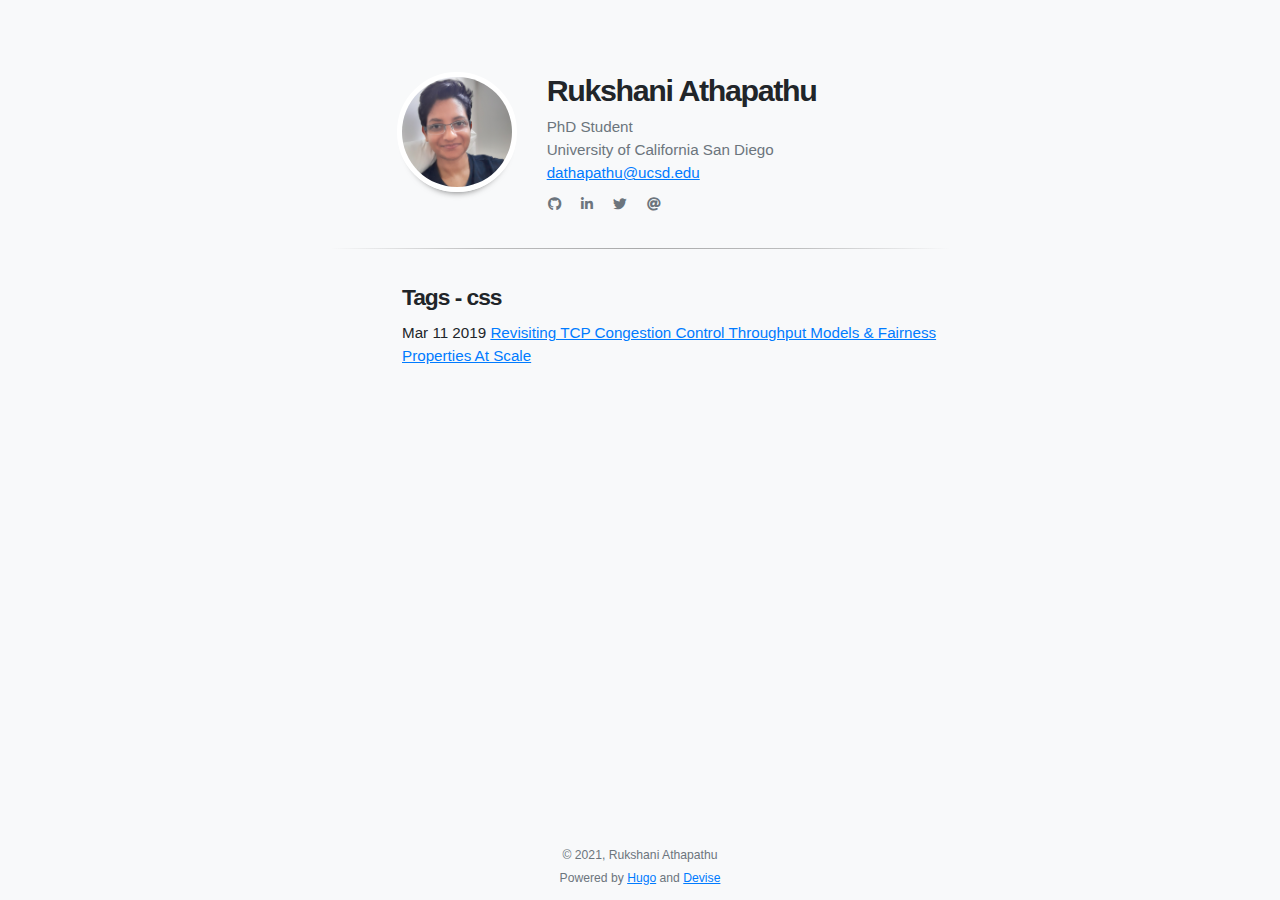
<file: tags/css/index.html>
<!doctype html>
<html lang="en"><head>
    <title>css</title>
    <meta charset="utf-8">
    <meta name="viewport" content="width=device-width, initial-scale=1, shrink-to-fit=no">
    <meta name="description" content="" />

    
    
    
    <link rel="stylesheet" href="../../css/theme.min.css">

    
    
    

    
</head>
<body>
        <div id="content" class="mx-auto"><header class="container mt-sm-5 mt-4 mb-4 mt-xs-1">
    <div class="row">
        <div class="col-sm-4 col-12 text-sm-right text-center pt-sm-4">
            <a href="../../" class="text-decoration-none">
                <img id="home-image" class="rounded-circle"
                    
                        
                            src="../../images/pic.jpeg"
                        
                    
                />
            </a>
        </div>
        <div class="col-sm-8 col-12 text-sm-left text-center">
            <h2 class="m-0 mb-2 mt-4">
                <a href="../../" class="text-decoration-none">
                    
                        Rukshani Athapathu
                    
                </a>
            </h2>
            <p class="text-muted mb-1">
                
                    PhD Student<br>
                    University of California San Diego<br>
                    <a href="mailto:dathapathu@ucsd.edu">dathapathu@ucsd.edu</a>  
                
            </p>
            <ul id="nav-links" class="list-inline mb-2">
                
                
            </ul>
            <ul id="nav-social" class="list-inline">
                
                    <li class="list-inline-item mr-3">
                        <a href="http://github.com/arukshani" target="_blank">
                            <i class="fab fa-github fa-1x text-muted"></i>
                        </a>
                    </li>
                
                    <li class="list-inline-item mr-3">
                        <a href="https://www.linkedin.com/in/arukshani/" target="_blank">
                            <i class="fab fa-linkedin-in fa-1x text-muted"></i>
                        </a>
                    </li>
                
                    <li class="list-inline-item mr-3">
                        <a href="https://twitter.com/Rukshani_" target="_blank">
                            <i class="fab fa-twitter fa-1x text-muted"></i>
                        </a>
                    </li>
                
                    <li class="list-inline-item mr-3">
                        <a href="https://medium.com/coderscorner" target="_blank">
                            <i class="fas fa-at fa-1x text-muted"></i>
                        </a>
                    </li>
                
            </ul>
        </div>
    </div>
    <hr />
</header>
<div class="container">
<div class="pl-sm-4 ml-sm-5">
    <h4> Tags - css </h4>
    
    <ul class="list-unstyled">
        
            <li>
                
                    <time datetime="2019-03-11T00:00:00Z">
                        Mar 11 2019
                    </time>
                
                <a href="../../post/test/">
                    Revisiting TCP Congestion Control Throughput Models &amp; Fairness Properties At Scale
                </a>
            </li>
        
    </ul>
</div>

            </div>
        </div><footer class="text-center pb-1">
    <small class="text-muted">
        
            &copy; 2021, Rukshani Athapathu
        
        <br>
        Powered by <a href="https://gohugo.io/" target="_blank">Hugo</a>
        and <a href="https://github.com/austingebauer/devise" target="_blank">Devise</a>
    </small>
</footer>
</body>
</html>
</file>
<file: css/theme.min.css>
@charset "UTF-8";/*!* Bootstrap v4.5.2 (https://getbootstrap.com/)
* Copyright 2011-2020 The Bootstrap Authors
* Copyright 2011-2020 Twitter, Inc.
* Licensed under MIT (https://github.com/twbs/bootstrap/blob/main/LICENSE)*/:root{--blue:#007bff;--indigo:#6610f2;--purple:#6f42c1;--pink:#e83e8c;--red:#dc3545;--orange:#fd7e14;--yellow:#ffc107;--green:#28a745;--teal:#20c997;--cyan:#17a2b8;--white:#fff;--gray:#6c757d;--gray-dark:#343a40;--primary:#007bff;--secondary:#6c757d;--success:#28a745;--info:#17a2b8;--warning:#ffc107;--danger:#dc3545;--light:#f8f9fa;--dark:#343a40;--breakpoint-xs:0;--breakpoint-sm:576px;--breakpoint-md:768px;--breakpoint-lg:992px;--breakpoint-xl:1200px;--font-family-sans-serif:-apple-system, BlinkMacSystemFont, "Segoe UI", Roboto, "Helvetica Neue", Arial, "Noto Sans", sans-serif, "Apple Color Emoji", "Segoe UI Emoji", "Segoe UI Symbol", "Noto Color Emoji";--font-family-monospace:SFMono-Regular, Menlo, Monaco, Consolas, "Liberation Mono", "Courier New", monospace}*,*::before,*::after{box-sizing:border-box}html{font-family:sans-serif;line-height:1.15;-webkit-text-size-adjust:100%;-webkit-tap-highlight-color:transparent}article,aside,figcaption,figure,footer,header,hgroup,main,nav,section{display:block}body{margin:0;font-family:helvetica neue,Arial,sans-serif;font-size:.95rem;font-weight:400;line-height:1.5;color:#212529;text-align:left;background-color:#f8f9fa}[tabindex="-1"]:focus:not(:focus-visible){outline:0!important}hr{box-sizing:content-box;height:0;overflow:visible}h1,h2,h3,h4,h5,h6{margin-top:0;margin-bottom:.5rem}p{margin-top:0;margin-bottom:1rem}abbr[title],abbr[data-original-title]{text-decoration:underline;text-decoration:underline dotted;cursor:help;border-bottom:0;text-decoration-skip-ink:none}address{margin-bottom:1rem;font-style:normal;line-height:inherit}ol,ul,dl{margin-top:0;margin-bottom:1rem}ol ol,ul ul,ol ul,ul ol{margin-bottom:0}dt{font-weight:700}dd{margin-bottom:.5rem;margin-left:0}blockquote{margin:0 0 1rem}b,strong{font-weight:bolder}small{font-size:80%}sub,sup{position:relative;font-size:75%;line-height:0;vertical-align:baseline}sub{bottom:-.25em}sup{top:-.5em}a{color:#007bff;text-decoration:none;background-color:transparent}a:hover{color:#0056b3;text-decoration:underline}a:not([href]):not([class]){color:inherit;text-decoration:none}a:not([href]):not([class]):hover{color:inherit;text-decoration:none}pre,code,kbd,samp{font-family:SFMono-Regular,Menlo,Monaco,Consolas,liberation mono,courier new,monospace;font-size:1em}pre{margin-top:0;margin-bottom:1rem;overflow:auto;-ms-overflow-style:scrollbar}figure{margin:0 0 1rem}img{vertical-align:middle;border-style:none}svg{overflow:hidden;vertical-align:middle}table{border-collapse:collapse}caption{padding-top:.75rem;padding-bottom:.75rem;color:#6c757d;text-align:left;caption-side:bottom}th{text-align:inherit}label{display:inline-block;margin-bottom:.5rem}button{border-radius:0}button:focus{outline:1px dotted;outline:5px auto -webkit-focus-ring-color}input,button,select,optgroup,textarea{margin:0;font-family:inherit;font-size:inherit;line-height:inherit}button,input{overflow:visible}button,select{text-transform:none}[role=button]{cursor:pointer}select{word-wrap:normal}button,[type=button],[type=reset],[type=submit]{-webkit-appearance:button}button:not(:disabled),[type=button]:not(:disabled),[type=reset]:not(:disabled),[type=submit]:not(:disabled){cursor:pointer}button::-moz-focus-inner,[type=button]::-moz-focus-inner,[type=reset]::-moz-focus-inner,[type=submit]::-moz-focus-inner{padding:0;border-style:none}input[type=radio],input[type=checkbox]{box-sizing:border-box;padding:0}textarea{overflow:auto;resize:vertical}fieldset{min-width:0;padding:0;margin:0;border:0}legend{display:block;width:100%;max-width:100%;padding:0;margin-bottom:.5rem;font-size:1.5rem;line-height:inherit;color:inherit;white-space:normal}progress{vertical-align:baseline}[type=number]::-webkit-inner-spin-button,[type=number]::-webkit-outer-spin-button{height:auto}[type=search]{outline-offset:-2px;-webkit-appearance:none}[type=search]::-webkit-search-decoration{-webkit-appearance:none}::-webkit-file-upload-button{font:inherit;-webkit-appearance:button}output{display:inline-block}summary{display:list-item;cursor:pointer}template{display:none}[hidden]{display:none!important}h1,h2,h3,h4,h5,h6,.h1,.h2,.h3,.h4,.h5,.h6{margin-bottom:.5rem;font-weight:500;line-height:1.2}h1,.h1{font-size:2.375rem}h2,.h2{font-size:1.9rem}h3,.h3{font-size:1.6625rem}h4,.h4{font-size:1.425rem}h5,.h5{font-size:1.1875rem}h6,.h6{font-size:.95rem}.lead{font-size:1.1875rem;font-weight:300}.display-1{font-size:6rem;font-weight:300;line-height:1.2}.display-2{font-size:5.5rem;font-weight:300;line-height:1.2}.display-3{font-size:4.5rem;font-weight:300;line-height:1.2}.display-4{font-size:3.5rem;font-weight:300;line-height:1.2}hr{margin-top:1rem;margin-bottom:1rem;border:0;border-top:1px solid rgba(0,0,0,.1)}small,.small{font-size:80%;font-weight:400}mark,.mark{padding:.2em;background-color:#fcf8e3}.list-unstyled{padding-left:0;list-style:none}.list-inline{padding-left:0;list-style:none}.list-inline-item{display:inline-block}.list-inline-item:not(:last-child){margin-right:.5rem}.initialism{font-size:90%;text-transform:uppercase}.blockquote{margin-bottom:1rem;font-size:1.1875rem}.blockquote-footer{display:block;font-size:80%;color:#6c757d}.blockquote-footer::before{content:"\2014\00A0"}.img-fluid{max-width:100%;height:auto}.img-thumbnail{padding:.25rem;background-color:#f8f9fa;border:1px solid #dee2e6;border-radius:.25rem;max-width:100%;height:auto}.figure{display:inline-block}.figure-img{margin-bottom:.5rem;line-height:1}.figure-caption{font-size:90%;color:#6c757d}code{font-size:87.5%;color:#e83e8c;word-wrap:break-word}a>code{color:inherit}kbd{padding:.2rem .4rem;font-size:87.5%;color:#fff;background-color:#212529;border-radius:.2rem}kbd kbd{padding:0;font-size:100%;font-weight:700}pre{display:block;font-size:87.5%;color:#212529}pre code{font-size:inherit;color:inherit;word-break:normal}.pre-scrollable{max-height:340px;overflow-y:scroll}.container,.container-fluid,.container-xl,.container-lg,.container-md,.container-sm{width:100%;padding-right:15px;padding-left:15px;margin-right:auto;margin-left:auto}@media(min-width:576px){.container-sm,.container{max-width:540px}}@media(min-width:768px){.container-md,.container-sm,.container{max-width:720px}}@media(min-width:992px){.container-lg,.container-md,.container-sm,.container{max-width:960px}}@media(min-width:1200px){.container-xl,.container-lg,.container-md,.container-sm,.container{max-width:1140px}}.row{display:flex;flex-wrap:wrap;margin-right:-15px;margin-left:-15px}.no-gutters{margin-right:0;margin-left:0}.no-gutters>.col,.no-gutters>[class*=col-]{padding-right:0;padding-left:0}.col-xl,.col-xl-auto,.col-xl-12,.col-xl-11,.col-xl-10,.col-xl-9,.col-xl-8,.col-xl-7,.col-xl-6,.col-xl-5,.col-xl-4,.col-xl-3,.col-xl-2,.col-xl-1,.col-lg,.col-lg-auto,.col-lg-12,.col-lg-11,.col-lg-10,.col-lg-9,.col-lg-8,.col-lg-7,.col-lg-6,.col-lg-5,.col-lg-4,.col-lg-3,.col-lg-2,.col-lg-1,.col-md,.col-md-auto,.col-md-12,.col-md-11,.col-md-10,.col-md-9,.col-md-8,.col-md-7,.col-md-6,.col-md-5,.col-md-4,.col-md-3,.col-md-2,.col-md-1,.col-sm,.col-sm-auto,.col-sm-12,.col-sm-11,.col-sm-10,.col-sm-9,.col-sm-8,.col-sm-7,.col-sm-6,.col-sm-5,.col-sm-4,.col-sm-3,.col-sm-2,.col-sm-1,.col,.col-auto,.col-12,.col-11,.col-10,.col-9,.col-8,.col-7,.col-6,.col-5,.col-4,.col-3,.col-2,.col-1{position:relative;width:100%;padding-right:15px;padding-left:15px}.col{flex-basis:0;flex-grow:1;max-width:100%}.row-cols-1>*{flex:0 0 100%;max-width:100%}.row-cols-2>*{flex:0 0 50%;max-width:50%}.row-cols-3>*{flex:0 0 33.33333333%;max-width:33.33333333%}.row-cols-4>*{flex:0 0 25%;max-width:25%}.row-cols-5>*{flex:0 0 20%;max-width:20%}.row-cols-6>*{flex:0 0 16.66666667%;max-width:16.66666667%}.col-auto{flex:none;width:auto;max-width:100%}.col-1{flex:0 0 8.33333333%;max-width:8.33333333%}.col-2{flex:0 0 16.66666667%;max-width:16.66666667%}.col-3{flex:0 0 25%;max-width:25%}.col-4{flex:0 0 33.33333333%;max-width:33.33333333%}.col-5{flex:0 0 41.66666667%;max-width:41.66666667%}.col-6{flex:0 0 50%;max-width:50%}.col-7{flex:0 0 58.33333333%;max-width:58.33333333%}.col-8{flex:0 0 66.66666667%;max-width:66.66666667%}.col-9{flex:0 0 75%;max-width:75%}.col-10{flex:0 0 83.33333333%;max-width:83.33333333%}.col-11{flex:0 0 91.66666667%;max-width:91.66666667%}.col-12{flex:0 0 100%;max-width:100%}.order-first{order:-1}.order-last{order:13}.order-0{order:0}.order-1{order:1}.order-2{order:2}.order-3{order:3}.order-4{order:4}.order-5{order:5}.order-6{order:6}.order-7{order:7}.order-8{order:8}.order-9{order:9}.order-10{order:10}.order-11{order:11}.order-12{order:12}.offset-1{margin-left:8.33333333%}.offset-2{margin-left:16.66666667%}.offset-3{margin-left:25%}.offset-4{margin-left:33.33333333%}.offset-5{margin-left:41.66666667%}.offset-6{margin-left:50%}.offset-7{margin-left:58.33333333%}.offset-8{margin-left:66.66666667%}.offset-9{margin-left:75%}.offset-10{margin-left:83.33333333%}.offset-11{margin-left:91.66666667%}@media(min-width:576px){.col-sm{flex-basis:0;flex-grow:1;max-width:100%}.row-cols-sm-1>*{flex:0 0 100%;max-width:100%}.row-cols-sm-2>*{flex:0 0 50%;max-width:50%}.row-cols-sm-3>*{flex:0 0 33.33333333%;max-width:33.33333333%}.row-cols-sm-4>*{flex:0 0 25%;max-width:25%}.row-cols-sm-5>*{flex:0 0 20%;max-width:20%}.row-cols-sm-6>*{flex:0 0 16.66666667%;max-width:16.66666667%}.col-sm-auto{flex:none;width:auto;max-width:100%}.col-sm-1{flex:0 0 8.33333333%;max-width:8.33333333%}.col-sm-2{flex:0 0 16.66666667%;max-width:16.66666667%}.col-sm-3{flex:0 0 25%;max-width:25%}.col-sm-4{flex:0 0 33.33333333%;max-width:33.33333333%}.col-sm-5{flex:0 0 41.66666667%;max-width:41.66666667%}.col-sm-6{flex:0 0 50%;max-width:50%}.col-sm-7{flex:0 0 58.33333333%;max-width:58.33333333%}.col-sm-8{flex:0 0 66.66666667%;max-width:66.66666667%}.col-sm-9{flex:0 0 75%;max-width:75%}.col-sm-10{flex:0 0 83.33333333%;max-width:83.33333333%}.col-sm-11{flex:0 0 91.66666667%;max-width:91.66666667%}.col-sm-12{flex:0 0 100%;max-width:100%}.order-sm-first{order:-1}.order-sm-last{order:13}.order-sm-0{order:0}.order-sm-1{order:1}.order-sm-2{order:2}.order-sm-3{order:3}.order-sm-4{order:4}.order-sm-5{order:5}.order-sm-6{order:6}.order-sm-7{order:7}.order-sm-8{order:8}.order-sm-9{order:9}.order-sm-10{order:10}.order-sm-11{order:11}.order-sm-12{order:12}.offset-sm-0{margin-left:0}.offset-sm-1{margin-left:8.33333333%}.offset-sm-2{margin-left:16.66666667%}.offset-sm-3{margin-left:25%}.offset-sm-4{margin-left:33.33333333%}.offset-sm-5{margin-left:41.66666667%}.offset-sm-6{margin-left:50%}.offset-sm-7{margin-left:58.33333333%}.offset-sm-8{margin-left:66.66666667%}.offset-sm-9{margin-left:75%}.offset-sm-10{margin-left:83.33333333%}.offset-sm-11{margin-left:91.66666667%}}@media(min-width:768px){.col-md{flex-basis:0;flex-grow:1;max-width:100%}.row-cols-md-1>*{flex:0 0 100%;max-width:100%}.row-cols-md-2>*{flex:0 0 50%;max-width:50%}.row-cols-md-3>*{flex:0 0 33.33333333%;max-width:33.33333333%}.row-cols-md-4>*{flex:0 0 25%;max-width:25%}.row-cols-md-5>*{flex:0 0 20%;max-width:20%}.row-cols-md-6>*{flex:0 0 16.66666667%;max-width:16.66666667%}.col-md-auto{flex:none;width:auto;max-width:100%}.col-md-1{flex:0 0 8.33333333%;max-width:8.33333333%}.col-md-2{flex:0 0 16.66666667%;max-width:16.66666667%}.col-md-3{flex:0 0 25%;max-width:25%}.col-md-4{flex:0 0 33.33333333%;max-width:33.33333333%}.col-md-5{flex:0 0 41.66666667%;max-width:41.66666667%}.col-md-6{flex:0 0 50%;max-width:50%}.col-md-7{flex:0 0 58.33333333%;max-width:58.33333333%}.col-md-8{flex:0 0 66.66666667%;max-width:66.66666667%}.col-md-9{flex:0 0 75%;max-width:75%}.col-md-10{flex:0 0 83.33333333%;max-width:83.33333333%}.col-md-11{flex:0 0 91.66666667%;max-width:91.66666667%}.col-md-12{flex:0 0 100%;max-width:100%}.order-md-first{order:-1}.order-md-last{order:13}.order-md-0{order:0}.order-md-1{order:1}.order-md-2{order:2}.order-md-3{order:3}.order-md-4{order:4}.order-md-5{order:5}.order-md-6{order:6}.order-md-7{order:7}.order-md-8{order:8}.order-md-9{order:9}.order-md-10{order:10}.order-md-11{order:11}.order-md-12{order:12}.offset-md-0{margin-left:0}.offset-md-1{margin-left:8.33333333%}.offset-md-2{margin-left:16.66666667%}.offset-md-3{margin-left:25%}.offset-md-4{margin-left:33.33333333%}.offset-md-5{margin-left:41.66666667%}.offset-md-6{margin-left:50%}.offset-md-7{margin-left:58.33333333%}.offset-md-8{margin-left:66.66666667%}.offset-md-9{margin-left:75%}.offset-md-10{margin-left:83.33333333%}.offset-md-11{margin-left:91.66666667%}}@media(min-width:992px){.col-lg{flex-basis:0;flex-grow:1;max-width:100%}.row-cols-lg-1>*{flex:0 0 100%;max-width:100%}.row-cols-lg-2>*{flex:0 0 50%;max-width:50%}.row-cols-lg-3>*{flex:0 0 33.33333333%;max-width:33.33333333%}.row-cols-lg-4>*{flex:0 0 25%;max-width:25%}.row-cols-lg-5>*{flex:0 0 20%;max-width:20%}.row-cols-lg-6>*{flex:0 0 16.66666667%;max-width:16.66666667%}.col-lg-auto{flex:none;width:auto;max-width:100%}.col-lg-1{flex:0 0 8.33333333%;max-width:8.33333333%}.col-lg-2{flex:0 0 16.66666667%;max-width:16.66666667%}.col-lg-3{flex:0 0 25%;max-width:25%}.col-lg-4{flex:0 0 33.33333333%;max-width:33.33333333%}.col-lg-5{flex:0 0 41.66666667%;max-width:41.66666667%}.col-lg-6{flex:0 0 50%;max-width:50%}.col-lg-7{flex:0 0 58.33333333%;max-width:58.33333333%}.col-lg-8{flex:0 0 66.66666667%;max-width:66.66666667%}.col-lg-9{flex:0 0 75%;max-width:75%}.col-lg-10{flex:0 0 83.33333333%;max-width:83.33333333%}.col-lg-11{flex:0 0 91.66666667%;max-width:91.66666667%}.col-lg-12{flex:0 0 100%;max-width:100%}.order-lg-first{order:-1}.order-lg-last{order:13}.order-lg-0{order:0}.order-lg-1{order:1}.order-lg-2{order:2}.order-lg-3{order:3}.order-lg-4{order:4}.order-lg-5{order:5}.order-lg-6{order:6}.order-lg-7{order:7}.order-lg-8{order:8}.order-lg-9{order:9}.order-lg-10{order:10}.order-lg-11{order:11}.order-lg-12{order:12}.offset-lg-0{margin-left:0}.offset-lg-1{margin-left:8.33333333%}.offset-lg-2{margin-left:16.66666667%}.offset-lg-3{margin-left:25%}.offset-lg-4{margin-left:33.33333333%}.offset-lg-5{margin-left:41.66666667%}.offset-lg-6{margin-left:50%}.offset-lg-7{margin-left:58.33333333%}.offset-lg-8{margin-left:66.66666667%}.offset-lg-9{margin-left:75%}.offset-lg-10{margin-left:83.33333333%}.offset-lg-11{margin-left:91.66666667%}}@media(min-width:1200px){.col-xl{flex-basis:0;flex-grow:1;max-width:100%}.row-cols-xl-1>*{flex:0 0 100%;max-width:100%}.row-cols-xl-2>*{flex:0 0 50%;max-width:50%}.row-cols-xl-3>*{flex:0 0 33.33333333%;max-width:33.33333333%}.row-cols-xl-4>*{flex:0 0 25%;max-width:25%}.row-cols-xl-5>*{flex:0 0 20%;max-width:20%}.row-cols-xl-6>*{flex:0 0 16.66666667%;max-width:16.66666667%}.col-xl-auto{flex:none;width:auto;max-width:100%}.col-xl-1{flex:0 0 8.33333333%;max-width:8.33333333%}.col-xl-2{flex:0 0 16.66666667%;max-width:16.66666667%}.col-xl-3{flex:0 0 25%;max-width:25%}.col-xl-4{flex:0 0 33.33333333%;max-width:33.33333333%}.col-xl-5{flex:0 0 41.66666667%;max-width:41.66666667%}.col-xl-6{flex:0 0 50%;max-width:50%}.col-xl-7{flex:0 0 58.33333333%;max-width:58.33333333%}.col-xl-8{flex:0 0 66.66666667%;max-width:66.66666667%}.col-xl-9{flex:0 0 75%;max-width:75%}.col-xl-10{flex:0 0 83.33333333%;max-width:83.33333333%}.col-xl-11{flex:0 0 91.66666667%;max-width:91.66666667%}.col-xl-12{flex:0 0 100%;max-width:100%}.order-xl-first{order:-1}.order-xl-last{order:13}.order-xl-0{order:0}.order-xl-1{order:1}.order-xl-2{order:2}.order-xl-3{order:3}.order-xl-4{order:4}.order-xl-5{order:5}.order-xl-6{order:6}.order-xl-7{order:7}.order-xl-8{order:8}.order-xl-9{order:9}.order-xl-10{order:10}.order-xl-11{order:11}.order-xl-12{order:12}.offset-xl-0{margin-left:0}.offset-xl-1{margin-left:8.33333333%}.offset-xl-2{margin-left:16.66666667%}.offset-xl-3{margin-left:25%}.offset-xl-4{margin-left:33.33333333%}.offset-xl-5{margin-left:41.66666667%}.offset-xl-6{margin-left:50%}.offset-xl-7{margin-left:58.33333333%}.offset-xl-8{margin-left:66.66666667%}.offset-xl-9{margin-left:75%}.offset-xl-10{margin-left:83.33333333%}.offset-xl-11{margin-left:91.66666667%}}.table{width:100%;margin-bottom:1rem;color:#212529}.table th,.table td{padding:.75rem;vertical-align:top;border-top:1px solid #dee2e6}.table thead th{vertical-align:bottom;border-bottom:2px solid #dee2e6}.table tbody+tbody{border-top:2px solid #dee2e6}.table-sm th,.table-sm td{padding:.3rem}.table-bordered{border:1px solid #dee2e6}.table-bordered th,.table-bordered td{border:1px solid #dee2e6}.table-bordered thead th,.table-bordered thead td{border-bottom-width:2px}.table-borderless th,.table-borderless td,.table-borderless thead th,.table-borderless tbody+tbody{border:0}.table-striped tbody tr:nth-of-type(odd){background-color:rgba(0,0,0,5%)}.table-hover tbody tr:hover{color:#212529;background-color:rgba(0,0,0,.075)}.table-primary,.table-primary>th,.table-primary>td{background-color:#b8daff}.table-primary th,.table-primary td,.table-primary thead th,.table-primary tbody+tbody{border-color:#7abaff}.table-hover .table-primary:hover{background-color:#9fcdff}.table-hover .table-primary:hover>td,.table-hover .table-primary:hover>th{background-color:#9fcdff}.table-secondary,.table-secondary>th,.table-secondary>td{background-color:#d6d8db}.table-secondary th,.table-secondary td,.table-secondary thead th,.table-secondary tbody+tbody{border-color:#b3b7bb}.table-hover .table-secondary:hover{background-color:#c8cbcf}.table-hover .table-secondary:hover>td,.table-hover .table-secondary:hover>th{background-color:#c8cbcf}.table-success,.table-success>th,.table-success>td{background-color:#c3e6cb}.table-success th,.table-success td,.table-success thead th,.table-success tbody+tbody{border-color:#8fd19e}.table-hover .table-success:hover{background-color:#b1dfbb}.table-hover .table-success:hover>td,.table-hover .table-success:hover>th{background-color:#b1dfbb}.table-info,.table-info>th,.table-info>td{background-color:#bee5eb}.table-info th,.table-info td,.table-info thead th,.table-info tbody+tbody{border-color:#86cfda}.table-hover .table-info:hover{background-color:#abdde5}.table-hover .table-info:hover>td,.table-hover .table-info:hover>th{background-color:#abdde5}.table-warning,.table-warning>th,.table-warning>td{background-color:#ffeeba}.table-warning th,.table-warning td,.table-warning thead th,.table-warning tbody+tbody{border-color:#ffdf7e}.table-hover .table-warning:hover{background-color:#ffe8a1}.table-hover .table-warning:hover>td,.table-hover .table-warning:hover>th{background-color:#ffe8a1}.table-danger,.table-danger>th,.table-danger>td{background-color:#f5c6cb}.table-danger th,.table-danger td,.table-danger thead th,.table-danger tbody+tbody{border-color:#ed969e}.table-hover .table-danger:hover{background-color:#f1b0b7}.table-hover .table-danger:hover>td,.table-hover .table-danger:hover>th{background-color:#f1b0b7}.table-light,.table-light>th,.table-light>td{background-color:#fdfdfe}.table-light th,.table-light td,.table-light thead th,.table-light tbody+tbody{border-color:#fbfcfc}.table-hover .table-light:hover{background-color:#ececf6}.table-hover .table-light:hover>td,.table-hover .table-light:hover>th{background-color:#ececf6}.table-dark,.table-dark>th,.table-dark>td{background-color:#c6c8ca}.table-dark th,.table-dark td,.table-dark thead th,.table-dark tbody+tbody{border-color:#95999c}.table-hover .table-dark:hover{background-color:#b9bbbe}.table-hover .table-dark:hover>td,.table-hover .table-dark:hover>th{background-color:#b9bbbe}.table-active,.table-active>th,.table-active>td{background-color:rgba(0,0,0,.075)}.table-hover .table-active:hover{background-color:rgba(0,0,0,.075)}.table-hover .table-active:hover>td,.table-hover .table-active:hover>th{background-color:rgba(0,0,0,.075)}.table .thead-dark th{color:#fff;background-color:#343a40;border-color:#454d55}.table .thead-light th{color:#495057;background-color:#e9ecef;border-color:#dee2e6}.table-dark{color:#fff;background-color:#343a40}.table-dark th,.table-dark td,.table-dark thead th{border-color:#454d55}.table-dark.table-bordered{border:0}.table-dark.table-striped tbody tr:nth-of-type(odd){background-color:rgba(255,255,255,5%)}.table-dark.table-hover tbody tr:hover{color:#fff;background-color:rgba(255,255,255,.075)}@media(max-width:575.98px){.table-responsive-sm{display:block;width:100%;overflow-x:auto;-webkit-overflow-scrolling:touch}.table-responsive-sm>.table-bordered{border:0}}@media(max-width:767.98px){.table-responsive-md{display:block;width:100%;overflow-x:auto;-webkit-overflow-scrolling:touch}.table-responsive-md>.table-bordered{border:0}}@media(max-width:991.98px){.table-responsive-lg{display:block;width:100%;overflow-x:auto;-webkit-overflow-scrolling:touch}.table-responsive-lg>.table-bordered{border:0}}@media(max-width:1199.98px){.table-responsive-xl{display:block;width:100%;overflow-x:auto;-webkit-overflow-scrolling:touch}.table-responsive-xl>.table-bordered{border:0}}.table-responsive{display:block;width:100%;overflow-x:auto;-webkit-overflow-scrolling:touch}.table-responsive>.table-bordered{border:0}.form-control{display:block;width:100%;height:calc(1.5em + .75rem + 2px);padding:.375rem .75rem;font-size:.95rem;font-weight:400;line-height:1.5;color:#495057;background-color:#fff;background-clip:padding-box;border:1px solid #ced4da;border-radius:.25rem;transition:border-color .15s ease-in-out,box-shadow .15s ease-in-out}@media(prefers-reduced-motion:reduce){.form-control{transition:none}}.form-control::-ms-expand{background-color:transparent;border:0}.form-control:-moz-focusring{color:transparent;text-shadow:0 0 0 #495057}.form-control:focus{color:#495057;background-color:#fff;border-color:#80bdff;outline:0;box-shadow:0 0 0 .2rem rgba(0,123,255,.25)}.form-control::placeholder{color:#6c757d;opacity:1}.form-control:disabled,.form-control[readonly]{background-color:#e9ecef;opacity:1}input[type=date].form-control,input[type=time].form-control,input[type=datetime-local].form-control,input[type=month].form-control{appearance:none}select.form-control:focus::-ms-value{color:#495057;background-color:#fff}.form-control-file,.form-control-range{display:block;width:100%}.col-form-label{padding-top:calc(.375rem + 1px);padding-bottom:calc(.375rem + 1px);margin-bottom:0;font-size:inherit;line-height:1.5}.col-form-label-lg{padding-top:calc(.5rem + 1px);padding-bottom:calc(.5rem + 1px);font-size:1.1875rem;line-height:1.5}.col-form-label-sm{padding-top:calc(.25rem + 1px);padding-bottom:calc(.25rem + 1px);font-size:.83125rem;line-height:1.5}.form-control-plaintext{display:block;width:100%;padding:.375rem 0;margin-bottom:0;font-size:.95rem;line-height:1.5;color:#212529;background-color:transparent;border:solid transparent;border-width:1px 0}.form-control-plaintext.form-control-sm,.form-control-plaintext.form-control-lg{padding-right:0;padding-left:0}.form-control-sm{height:calc(1.5em + .5rem + 2px);padding:.25rem .5rem;font-size:.83125rem;line-height:1.5;border-radius:.2rem}.form-control-lg{height:calc(1.5em + 1rem + 2px);padding:.5rem 1rem;font-size:1.1875rem;line-height:1.5;border-radius:.3rem}select.form-control[size],select.form-control[multiple]{height:auto}textarea.form-control{height:auto}.form-group{margin-bottom:1rem}.form-text{display:block;margin-top:.25rem}.form-row{display:flex;flex-wrap:wrap;margin-right:-5px;margin-left:-5px}.form-row>.col,.form-row>[class*=col-]{padding-right:5px;padding-left:5px}.form-check{position:relative;display:block;padding-left:1.25rem}.form-check-input{position:absolute;margin-top:.3rem;margin-left:-1.25rem}.form-check-input[disabled]~.form-check-label,.form-check-input:disabled~.form-check-label{color:#6c757d}.form-check-label{margin-bottom:0}.form-check-inline{display:inline-flex;align-items:center;padding-left:0;margin-right:.75rem}.form-check-inline .form-check-input{position:static;margin-top:0;margin-right:.3125rem;margin-left:0}.valid-feedback{display:none;width:100%;margin-top:.25rem;font-size:80%;color:#28a745}.valid-tooltip{position:absolute;top:100%;left:0;z-index:5;display:none;max-width:100%;padding:.25rem .5rem;margin-top:.1rem;font-size:.83125rem;line-height:1.5;color:#fff;background-color:rgba(40,167,69,.9);border-radius:.25rem}.was-validated :valid~.valid-feedback,.was-validated :valid~.valid-tooltip,.is-valid~.valid-feedback,.is-valid~.valid-tooltip{display:block}.was-validated .form-control:valid,.form-control.is-valid{border-color:#28a745;padding-right:calc(1.5em + .75rem);background-image:url("data:image/svg+xml,%3csvg xmlns='http://www.w3.org/2000/svg' width='8' height='8' viewBox='0 0 8 8'%3e%3cpath fill='%2328a745' d='M2.3 6.73L.6 4.53c-.4-1.04.46-1.4 1.1-.8l1.1 1.4 3.4-3.8c.6-.63 1.6-.27 1.2.7l-4 4.6c-.43.5-.8.4-1.1.1z'/%3e%3c/svg%3e");background-repeat:no-repeat;background-position:right calc(.375em + .1875rem)center;background-size:calc(.75em + .375rem)calc(.75em + .375rem)}.was-validated .form-control:valid:focus,.form-control.is-valid:focus{border-color:#28a745;box-shadow:0 0 0 .2rem rgba(40,167,69,.25)}.was-validated textarea.form-control:valid,textarea.form-control.is-valid{padding-right:calc(1.5em + .75rem);background-position:top calc(.375em + .1875rem)right calc(.375em + .1875rem)}.was-validated .custom-select:valid,.custom-select.is-valid{border-color:#28a745;padding-right:calc(.75em + 2.3125rem);background:url("data:image/svg+xml,%3csvg xmlns='http://www.w3.org/2000/svg' width='4' height='5' viewBox='0 0 4 5'%3e%3cpath fill='%23343a40' d='M2 0L0 2h4zm0 5L0 3h4z'/%3e%3c/svg%3e")no-repeat right .75rem center/8px 10px,url("data:image/svg+xml,%3csvg xmlns='http://www.w3.org/2000/svg' width='8' height='8' viewBox='0 0 8 8'%3e%3cpath fill='%2328a745' d='M2.3 6.73L.6 4.53c-.4-1.04.46-1.4 1.1-.8l1.1 1.4 3.4-3.8c.6-.63 1.6-.27 1.2.7l-4 4.6c-.43.5-.8.4-1.1.1z'/%3e%3c/svg%3e")#fff no-repeat center right 1.75rem/calc(.75em + .375rem)calc(.75em + .375rem)}.was-validated .custom-select:valid:focus,.custom-select.is-valid:focus{border-color:#28a745;box-shadow:0 0 0 .2rem rgba(40,167,69,.25)}.was-validated .form-check-input:valid~.form-check-label,.form-check-input.is-valid~.form-check-label{color:#28a745}.was-validated .form-check-input:valid~.valid-feedback,.was-validated .form-check-input:valid~.valid-tooltip,.form-check-input.is-valid~.valid-feedback,.form-check-input.is-valid~.valid-tooltip{display:block}.was-validated .custom-control-input:valid~.custom-control-label,.custom-control-input.is-valid~.custom-control-label{color:#28a745}.was-validated .custom-control-input:valid~.custom-control-label::before,.custom-control-input.is-valid~.custom-control-label::before{border-color:#28a745}.was-validated .custom-control-input:valid:checked~.custom-control-label::before,.custom-control-input.is-valid:checked~.custom-control-label::before{border-color:#34ce57;background-color:#34ce57}.was-validated .custom-control-input:valid:focus~.custom-control-label::before,.custom-control-input.is-valid:focus~.custom-control-label::before{box-shadow:0 0 0 .2rem rgba(40,167,69,.25)}.was-validated .custom-control-input:valid:focus:not(:checked)~.custom-control-label::before,.custom-control-input.is-valid:focus:not(:checked)~.custom-control-label::before{border-color:#28a745}.was-validated .custom-file-input:valid~.custom-file-label,.custom-file-input.is-valid~.custom-file-label{border-color:#28a745}.was-validated .custom-file-input:valid:focus~.custom-file-label,.custom-file-input.is-valid:focus~.custom-file-label{border-color:#28a745;box-shadow:0 0 0 .2rem rgba(40,167,69,.25)}.invalid-feedback{display:none;width:100%;margin-top:.25rem;font-size:80%;color:#dc3545}.invalid-tooltip{position:absolute;top:100%;left:0;z-index:5;display:none;max-width:100%;padding:.25rem .5rem;margin-top:.1rem;font-size:.83125rem;line-height:1.5;color:#fff;background-color:rgba(220,53,69,.9);border-radius:.25rem}.was-validated :invalid~.invalid-feedback,.was-validated :invalid~.invalid-tooltip,.is-invalid~.invalid-feedback,.is-invalid~.invalid-tooltip{display:block}.was-validated .form-control:invalid,.form-control.is-invalid{border-color:#dc3545;padding-right:calc(1.5em + .75rem);background-image:url("data:image/svg+xml,%3csvg xmlns='http://www.w3.org/2000/svg' width='12' height='12' fill='none' stroke='%23dc3545' viewBox='0 0 12 12'%3e%3ccircle cx='6' cy='6' r='4.5'/%3e%3cpath stroke-linejoin='round' d='M5.8 3.6h.4L6 6.5z'/%3e%3ccircle cx='6' cy='8.2' r='.6' fill='%23dc3545' stroke='none'/%3e%3c/svg%3e");background-repeat:no-repeat;background-position:right calc(.375em + .1875rem)center;background-size:calc(.75em + .375rem)calc(.75em + .375rem)}.was-validated .form-control:invalid:focus,.form-control.is-invalid:focus{border-color:#dc3545;box-shadow:0 0 0 .2rem rgba(220,53,69,.25)}.was-validated textarea.form-control:invalid,textarea.form-control.is-invalid{padding-right:calc(1.5em + .75rem);background-position:top calc(.375em + .1875rem)right calc(.375em + .1875rem)}.was-validated .custom-select:invalid,.custom-select.is-invalid{border-color:#dc3545;padding-right:calc(.75em + 2.3125rem);background:url("data:image/svg+xml,%3csvg xmlns='http://www.w3.org/2000/svg' width='4' height='5' viewBox='0 0 4 5'%3e%3cpath fill='%23343a40' d='M2 0L0 2h4zm0 5L0 3h4z'/%3e%3c/svg%3e")no-repeat right .75rem center/8px 10px,url("data:image/svg+xml,%3csvg xmlns='http://www.w3.org/2000/svg' width='12' height='12' fill='none' stroke='%23dc3545' viewBox='0 0 12 12'%3e%3ccircle cx='6' cy='6' r='4.5'/%3e%3cpath stroke-linejoin='round' d='M5.8 3.6h.4L6 6.5z'/%3e%3ccircle cx='6' cy='8.2' r='.6' fill='%23dc3545' stroke='none'/%3e%3c/svg%3e")#fff no-repeat center right 1.75rem/calc(.75em + .375rem)calc(.75em + .375rem)}.was-validated .custom-select:invalid:focus,.custom-select.is-invalid:focus{border-color:#dc3545;box-shadow:0 0 0 .2rem rgba(220,53,69,.25)}.was-validated .form-check-input:invalid~.form-check-label,.form-check-input.is-invalid~.form-check-label{color:#dc3545}.was-validated .form-check-input:invalid~.invalid-feedback,.was-validated .form-check-input:invalid~.invalid-tooltip,.form-check-input.is-invalid~.invalid-feedback,.form-check-input.is-invalid~.invalid-tooltip{display:block}.was-validated .custom-control-input:invalid~.custom-control-label,.custom-control-input.is-invalid~.custom-control-label{color:#dc3545}.was-validated .custom-control-input:invalid~.custom-control-label::before,.custom-control-input.is-invalid~.custom-control-label::before{border-color:#dc3545}.was-validated .custom-control-input:invalid:checked~.custom-control-label::before,.custom-control-input.is-invalid:checked~.custom-control-label::before{border-color:#e4606d;background-color:#e4606d}.was-validated .custom-control-input:invalid:focus~.custom-control-label::before,.custom-control-input.is-invalid:focus~.custom-control-label::before{box-shadow:0 0 0 .2rem rgba(220,53,69,.25)}.was-validated .custom-control-input:invalid:focus:not(:checked)~.custom-control-label::before,.custom-control-input.is-invalid:focus:not(:checked)~.custom-control-label::before{border-color:#dc3545}.was-validated .custom-file-input:invalid~.custom-file-label,.custom-file-input.is-invalid~.custom-file-label{border-color:#dc3545}.was-validated .custom-file-input:invalid:focus~.custom-file-label,.custom-file-input.is-invalid:focus~.custom-file-label{border-color:#dc3545;box-shadow:0 0 0 .2rem rgba(220,53,69,.25)}.form-inline{display:flex;flex-flow:row wrap;align-items:center}.form-inline .form-check{width:100%}@media(min-width:576px){.form-inline label{display:flex;align-items:center;justify-content:center;margin-bottom:0}.form-inline .form-group{display:flex;flex:none;flex-flow:row wrap;align-items:center;margin-bottom:0}.form-inline .form-control{display:inline-block;width:auto;vertical-align:middle}.form-inline .form-control-plaintext{display:inline-block}.form-inline .input-group,.form-inline .custom-select{width:auto}.form-inline .form-check{display:flex;align-items:center;justify-content:center;width:auto;padding-left:0}.form-inline .form-check-input{position:relative;flex-shrink:0;margin-top:0;margin-right:.25rem;margin-left:0}.form-inline .custom-control{align-items:center;justify-content:center}.form-inline .custom-control-label{margin-bottom:0}}.btn{display:inline-block;font-weight:400;color:#212529;text-align:center;vertical-align:middle;user-select:none;background-color:transparent;border:1px solid transparent;padding:.375rem .75rem;font-size:.95rem;line-height:1.5;border-radius:.25rem;transition:color .15s ease-in-out,background-color .15s ease-in-out,border-color .15s ease-in-out,box-shadow .15s ease-in-out}@media(prefers-reduced-motion:reduce){.btn{transition:none}}.btn:hover{color:#212529;text-decoration:none}.btn:focus,.btn.focus{outline:0;box-shadow:0 0 0 .2rem rgba(0,123,255,.25)}.btn.disabled,.btn:disabled{opacity:.65}.btn:not(:disabled):not(.disabled){cursor:pointer}a.btn.disabled,fieldset:disabled a.btn{pointer-events:none}.btn-primary{color:#fff;background-color:#007bff;border-color:#007bff}.btn-primary:hover{color:#fff;background-color:#0069d9;border-color:#0062cc}.btn-primary:focus,.btn-primary.focus{color:#fff;background-color:#0069d9;border-color:#0062cc;box-shadow:0 0 0 .2rem rgba(38,143,255,.5)}.btn-primary.disabled,.btn-primary:disabled{color:#fff;background-color:#007bff;border-color:#007bff}.btn-primary:not(:disabled):not(.disabled):active,.btn-primary:not(:disabled):not(.disabled).active,.show>.btn-primary.dropdown-toggle{color:#fff;background-color:#0062cc;border-color:#005cbf}.btn-primary:not(:disabled):not(.disabled):active:focus,.btn-primary:not(:disabled):not(.disabled).active:focus,.show>.btn-primary.dropdown-toggle:focus{box-shadow:0 0 0 .2rem rgba(38,143,255,.5)}.btn-secondary{color:#fff;background-color:#6c757d;border-color:#6c757d}.btn-secondary:hover{color:#fff;background-color:#5a6268;border-color:#545b62}.btn-secondary:focus,.btn-secondary.focus{color:#fff;background-color:#5a6268;border-color:#545b62;box-shadow:0 0 0 .2rem rgba(130,138,145,.5)}.btn-secondary.disabled,.btn-secondary:disabled{color:#fff;background-color:#6c757d;border-color:#6c757d}.btn-secondary:not(:disabled):not(.disabled):active,.btn-secondary:not(:disabled):not(.disabled).active,.show>.btn-secondary.dropdown-toggle{color:#fff;background-color:#545b62;border-color:#4e555b}.btn-secondary:not(:disabled):not(.disabled):active:focus,.btn-secondary:not(:disabled):not(.disabled).active:focus,.show>.btn-secondary.dropdown-toggle:focus{box-shadow:0 0 0 .2rem rgba(130,138,145,.5)}.btn-success{color:#fff;background-color:#28a745;border-color:#28a745}.btn-success:hover{color:#fff;background-color:#218838;border-color:#1e7e34}.btn-success:focus,.btn-success.focus{color:#fff;background-color:#218838;border-color:#1e7e34;box-shadow:0 0 0 .2rem rgba(72,180,97,.5)}.btn-success.disabled,.btn-success:disabled{color:#fff;background-color:#28a745;border-color:#28a745}.btn-success:not(:disabled):not(.disabled):active,.btn-success:not(:disabled):not(.disabled).active,.show>.btn-success.dropdown-toggle{color:#fff;background-color:#1e7e34;border-color:#1c7430}.btn-success:not(:disabled):not(.disabled):active:focus,.btn-success:not(:disabled):not(.disabled).active:focus,.show>.btn-success.dropdown-toggle:focus{box-shadow:0 0 0 .2rem rgba(72,180,97,.5)}.btn-info{color:#fff;background-color:#17a2b8;border-color:#17a2b8}.btn-info:hover{color:#fff;background-color:#138496;border-color:#117a8b}.btn-info:focus,.btn-info.focus{color:#fff;background-color:#138496;border-color:#117a8b;box-shadow:0 0 0 .2rem rgba(58,176,195,.5)}.btn-info.disabled,.btn-info:disabled{color:#fff;background-color:#17a2b8;border-color:#17a2b8}.btn-info:not(:disabled):not(.disabled):active,.btn-info:not(:disabled):not(.disabled).active,.show>.btn-info.dropdown-toggle{color:#fff;background-color:#117a8b;border-color:#10707f}.btn-info:not(:disabled):not(.disabled):active:focus,.btn-info:not(:disabled):not(.disabled).active:focus,.show>.btn-info.dropdown-toggle:focus{box-shadow:0 0 0 .2rem rgba(58,176,195,.5)}.btn-warning{color:#212529;background-color:#ffc107;border-color:#ffc107}.btn-warning:hover{color:#212529;background-color:#e0a800;border-color:#d39e00}.btn-warning:focus,.btn-warning.focus{color:#212529;background-color:#e0a800;border-color:#d39e00;box-shadow:0 0 0 .2rem rgba(222,170,12,.5)}.btn-warning.disabled,.btn-warning:disabled{color:#212529;background-color:#ffc107;border-color:#ffc107}.btn-warning:not(:disabled):not(.disabled):active,.btn-warning:not(:disabled):not(.disabled).active,.show>.btn-warning.dropdown-toggle{color:#212529;background-color:#d39e00;border-color:#c69500}.btn-warning:not(:disabled):not(.disabled):active:focus,.btn-warning:not(:disabled):not(.disabled).active:focus,.show>.btn-warning.dropdown-toggle:focus{box-shadow:0 0 0 .2rem rgba(222,170,12,.5)}.btn-danger{color:#fff;background-color:#dc3545;border-color:#dc3545}.btn-danger:hover{color:#fff;background-color:#c82333;border-color:#bd2130}.btn-danger:focus,.btn-danger.focus{color:#fff;background-color:#c82333;border-color:#bd2130;box-shadow:0 0 0 .2rem rgba(225,83,97,.5)}.btn-danger.disabled,.btn-danger:disabled{color:#fff;background-color:#dc3545;border-color:#dc3545}.btn-danger:not(:disabled):not(.disabled):active,.btn-danger:not(:disabled):not(.disabled).active,.show>.btn-danger.dropdown-toggle{color:#fff;background-color:#bd2130;border-color:#b21f2d}.btn-danger:not(:disabled):not(.disabled):active:focus,.btn-danger:not(:disabled):not(.disabled).active:focus,.show>.btn-danger.dropdown-toggle:focus{box-shadow:0 0 0 .2rem rgba(225,83,97,.5)}.btn-light{color:#212529;background-color:#f8f9fa;border-color:#f8f9fa}.btn-light:hover{color:#212529;background-color:#e2e6ea;border-color:#dae0e5}.btn-light:focus,.btn-light.focus{color:#212529;background-color:#e2e6ea;border-color:#dae0e5;box-shadow:0 0 0 .2rem rgba(216,217,219,.5)}.btn-light.disabled,.btn-light:disabled{color:#212529;background-color:#f8f9fa;border-color:#f8f9fa}.btn-light:not(:disabled):not(.disabled):active,.btn-light:not(:disabled):not(.disabled).active,.show>.btn-light.dropdown-toggle{color:#212529;background-color:#dae0e5;border-color:#d3d9df}.btn-light:not(:disabled):not(.disabled):active:focus,.btn-light:not(:disabled):not(.disabled).active:focus,.show>.btn-light.dropdown-toggle:focus{box-shadow:0 0 0 .2rem rgba(216,217,219,.5)}.btn-dark{color:#fff;background-color:#343a40;border-color:#343a40}.btn-dark:hover{color:#fff;background-color:#23272b;border-color:#1d2124}.btn-dark:focus,.btn-dark.focus{color:#fff;background-color:#23272b;border-color:#1d2124;box-shadow:0 0 0 .2rem rgba(82,88,93,.5)}.btn-dark.disabled,.btn-dark:disabled{color:#fff;background-color:#343a40;border-color:#343a40}.btn-dark:not(:disabled):not(.disabled):active,.btn-dark:not(:disabled):not(.disabled).active,.show>.btn-dark.dropdown-toggle{color:#fff;background-color:#1d2124;border-color:#171a1d}.btn-dark:not(:disabled):not(.disabled):active:focus,.btn-dark:not(:disabled):not(.disabled).active:focus,.show>.btn-dark.dropdown-toggle:focus{box-shadow:0 0 0 .2rem rgba(82,88,93,.5)}.btn-outline-primary{color:#007bff;border-color:#007bff}.btn-outline-primary:hover{color:#fff;background-color:#007bff;border-color:#007bff}.btn-outline-primary:focus,.btn-outline-primary.focus{box-shadow:0 0 0 .2rem rgba(0,123,255,.5)}.btn-outline-primary.disabled,.btn-outline-primary:disabled{color:#007bff;background-color:transparent}.btn-outline-primary:not(:disabled):not(.disabled):active,.btn-outline-primary:not(:disabled):not(.disabled).active,.show>.btn-outline-primary.dropdown-toggle{color:#fff;background-color:#007bff;border-color:#007bff}.btn-outline-primary:not(:disabled):not(.disabled):active:focus,.btn-outline-primary:not(:disabled):not(.disabled).active:focus,.show>.btn-outline-primary.dropdown-toggle:focus{box-shadow:0 0 0 .2rem rgba(0,123,255,.5)}.btn-outline-secondary{color:#6c757d;border-color:#6c757d}.btn-outline-secondary:hover{color:#fff;background-color:#6c757d;border-color:#6c757d}.btn-outline-secondary:focus,.btn-outline-secondary.focus{box-shadow:0 0 0 .2rem rgba(108,117,125,.5)}.btn-outline-secondary.disabled,.btn-outline-secondary:disabled{color:#6c757d;background-color:transparent}.btn-outline-secondary:not(:disabled):not(.disabled):active,.btn-outline-secondary:not(:disabled):not(.disabled).active,.show>.btn-outline-secondary.dropdown-toggle{color:#fff;background-color:#6c757d;border-color:#6c757d}.btn-outline-secondary:not(:disabled):not(.disabled):active:focus,.btn-outline-secondary:not(:disabled):not(.disabled).active:focus,.show>.btn-outline-secondary.dropdown-toggle:focus{box-shadow:0 0 0 .2rem rgba(108,117,125,.5)}.btn-outline-success{color:#28a745;border-color:#28a745}.btn-outline-success:hover{color:#fff;background-color:#28a745;border-color:#28a745}.btn-outline-success:focus,.btn-outline-success.focus{box-shadow:0 0 0 .2rem rgba(40,167,69,.5)}.btn-outline-success.disabled,.btn-outline-success:disabled{color:#28a745;background-color:transparent}.btn-outline-success:not(:disabled):not(.disabled):active,.btn-outline-success:not(:disabled):not(.disabled).active,.show>.btn-outline-success.dropdown-toggle{color:#fff;background-color:#28a745;border-color:#28a745}.btn-outline-success:not(:disabled):not(.disabled):active:focus,.btn-outline-success:not(:disabled):not(.disabled).active:focus,.show>.btn-outline-success.dropdown-toggle:focus{box-shadow:0 0 0 .2rem rgba(40,167,69,.5)}.btn-outline-info{color:#17a2b8;border-color:#17a2b8}.btn-outline-info:hover{color:#fff;background-color:#17a2b8;border-color:#17a2b8}.btn-outline-info:focus,.btn-outline-info.focus{box-shadow:0 0 0 .2rem rgba(23,162,184,.5)}.btn-outline-info.disabled,.btn-outline-info:disabled{color:#17a2b8;background-color:transparent}.btn-outline-info:not(:disabled):not(.disabled):active,.btn-outline-info:not(:disabled):not(.disabled).active,.show>.btn-outline-info.dropdown-toggle{color:#fff;background-color:#17a2b8;border-color:#17a2b8}.btn-outline-info:not(:disabled):not(.disabled):active:focus,.btn-outline-info:not(:disabled):not(.disabled).active:focus,.show>.btn-outline-info.dropdown-toggle:focus{box-shadow:0 0 0 .2rem rgba(23,162,184,.5)}.btn-outline-warning{color:#ffc107;border-color:#ffc107}.btn-outline-warning:hover{color:#212529;background-color:#ffc107;border-color:#ffc107}.btn-outline-warning:focus,.btn-outline-warning.focus{box-shadow:0 0 0 .2rem rgba(255,193,7,.5)}.btn-outline-warning.disabled,.btn-outline-warning:disabled{color:#ffc107;background-color:transparent}.btn-outline-warning:not(:disabled):not(.disabled):active,.btn-outline-warning:not(:disabled):not(.disabled).active,.show>.btn-outline-warning.dropdown-toggle{color:#212529;background-color:#ffc107;border-color:#ffc107}.btn-outline-warning:not(:disabled):not(.disabled):active:focus,.btn-outline-warning:not(:disabled):not(.disabled).active:focus,.show>.btn-outline-warning.dropdown-toggle:focus{box-shadow:0 0 0 .2rem rgba(255,193,7,.5)}.btn-outline-danger{color:#dc3545;border-color:#dc3545}.btn-outline-danger:hover{color:#fff;background-color:#dc3545;border-color:#dc3545}.btn-outline-danger:focus,.btn-outline-danger.focus{box-shadow:0 0 0 .2rem rgba(220,53,69,.5)}.btn-outline-danger.disabled,.btn-outline-danger:disabled{color:#dc3545;background-color:transparent}.btn-outline-danger:not(:disabled):not(.disabled):active,.btn-outline-danger:not(:disabled):not(.disabled).active,.show>.btn-outline-danger.dropdown-toggle{color:#fff;background-color:#dc3545;border-color:#dc3545}.btn-outline-danger:not(:disabled):not(.disabled):active:focus,.btn-outline-danger:not(:disabled):not(.disabled).active:focus,.show>.btn-outline-danger.dropdown-toggle:focus{box-shadow:0 0 0 .2rem rgba(220,53,69,.5)}.btn-outline-light{color:#f8f9fa;border-color:#f8f9fa}.btn-outline-light:hover{color:#212529;background-color:#f8f9fa;border-color:#f8f9fa}.btn-outline-light:focus,.btn-outline-light.focus{box-shadow:0 0 0 .2rem rgba(248,249,250,.5)}.btn-outline-light.disabled,.btn-outline-light:disabled{color:#f8f9fa;background-color:transparent}.btn-outline-light:not(:disabled):not(.disabled):active,.btn-outline-light:not(:disabled):not(.disabled).active,.show>.btn-outline-light.dropdown-toggle{color:#212529;background-color:#f8f9fa;border-color:#f8f9fa}.btn-outline-light:not(:disabled):not(.disabled):active:focus,.btn-outline-light:not(:disabled):not(.disabled).active:focus,.show>.btn-outline-light.dropdown-toggle:focus{box-shadow:0 0 0 .2rem rgba(248,249,250,.5)}.btn-outline-dark{color:#343a40;border-color:#343a40}.btn-outline-dark:hover{color:#fff;background-color:#343a40;border-color:#343a40}.btn-outline-dark:focus,.btn-outline-dark.focus{box-shadow:0 0 0 .2rem rgba(52,58,64,.5)}.btn-outline-dark.disabled,.btn-outline-dark:disabled{color:#343a40;background-color:transparent}.btn-outline-dark:not(:disabled):not(.disabled):active,.btn-outline-dark:not(:disabled):not(.disabled).active,.show>.btn-outline-dark.dropdown-toggle{color:#fff;background-color:#343a40;border-color:#343a40}.btn-outline-dark:not(:disabled):not(.disabled):active:focus,.btn-outline-dark:not(:disabled):not(.disabled).active:focus,.show>.btn-outline-dark.dropdown-toggle:focus{box-shadow:0 0 0 .2rem rgba(52,58,64,.5)}.btn-link{font-weight:400;color:#007bff;text-decoration:none}.btn-link:hover{color:#0056b3;text-decoration:underline}.btn-link:focus,.btn-link.focus{text-decoration:underline}.btn-link:disabled,.btn-link.disabled{color:#6c757d;pointer-events:none}.btn-lg,.btn-group-lg>.btn{padding:.5rem 1rem;font-size:1.1875rem;line-height:1.5;border-radius:.3rem}.btn-sm,.btn-group-sm>.btn{padding:.25rem .5rem;font-size:.83125rem;line-height:1.5;border-radius:.2rem}.btn-block{display:block;width:100%}.btn-block+.btn-block{margin-top:.5rem}input[type=submit].btn-block,input[type=reset].btn-block,input[type=button].btn-block{width:100%}.fade{transition:opacity .15s linear}@media(prefers-reduced-motion:reduce){.fade{transition:none}}.fade:not(.show){opacity:0}.collapse:not(.show){display:none}.collapsing{position:relative;height:0;overflow:hidden;transition:height .35s ease}@media(prefers-reduced-motion:reduce){.collapsing{transition:none}}.dropup,.dropright,.dropdown,.dropleft{position:relative}.dropdown-toggle{white-space:nowrap}.dropdown-toggle::after{display:inline-block;margin-left:.255em;vertical-align:.255em;content:"";border-top:.3em solid;border-right:.3em solid transparent;border-bottom:0;border-left:.3em solid transparent}.dropdown-toggle:empty::after{margin-left:0}.dropdown-menu{position:absolute;top:100%;left:0;z-index:1000;display:none;float:left;min-width:10rem;padding:.5rem 0;margin:.125rem 0 0;font-size:.95rem;color:#212529;text-align:left;list-style:none;background-color:#fff;background-clip:padding-box;border:1px solid rgba(0,0,0,.15);border-radius:.25rem}.dropdown-menu-left{right:auto;left:0}.dropdown-menu-right{right:0;left:auto}@media(min-width:576px){.dropdown-menu-sm-left{right:auto;left:0}.dropdown-menu-sm-right{right:0;left:auto}}@media(min-width:768px){.dropdown-menu-md-left{right:auto;left:0}.dropdown-menu-md-right{right:0;left:auto}}@media(min-width:992px){.dropdown-menu-lg-left{right:auto;left:0}.dropdown-menu-lg-right{right:0;left:auto}}@media(min-width:1200px){.dropdown-menu-xl-left{right:auto;left:0}.dropdown-menu-xl-right{right:0;left:auto}}.dropup .dropdown-menu{top:auto;bottom:100%;margin-top:0;margin-bottom:.125rem}.dropup .dropdown-toggle::after{display:inline-block;margin-left:.255em;vertical-align:.255em;content:"";border-top:0;border-right:.3em solid transparent;border-bottom:.3em solid;border-left:.3em solid transparent}.dropup .dropdown-toggle:empty::after{margin-left:0}.dropright .dropdown-menu{top:0;right:auto;left:100%;margin-top:0;margin-left:.125rem}.dropright .dropdown-toggle::after{display:inline-block;margin-left:.255em;vertical-align:.255em;content:"";border-top:.3em solid transparent;border-right:0;border-bottom:.3em solid transparent;border-left:.3em solid}.dropright .dropdown-toggle:empty::after{margin-left:0}.dropright .dropdown-toggle::after{vertical-align:0}.dropleft .dropdown-menu{top:0;right:100%;left:auto;margin-top:0;margin-right:.125rem}.dropleft .dropdown-toggle::after{display:inline-block;margin-left:.255em;vertical-align:.255em;content:""}.dropleft .dropdown-toggle::after{display:none}.dropleft .dropdown-toggle::before{display:inline-block;margin-right:.255em;vertical-align:.255em;content:"";border-top:.3em solid transparent;border-right:.3em solid;border-bottom:.3em solid transparent}.dropleft .dropdown-toggle:empty::after{margin-left:0}.dropleft .dropdown-toggle::before{vertical-align:0}.dropdown-menu[x-placement^=top],.dropdown-menu[x-placement^=right],.dropdown-menu[x-placement^=bottom],.dropdown-menu[x-placement^=left]{right:auto;bottom:auto}.dropdown-divider{height:0;margin:.5rem 0;overflow:hidden;border-top:1px solid #e9ecef}.dropdown-item{display:block;width:100%;padding:.25rem 1.5rem;clear:both;font-weight:400;color:#212529;text-align:inherit;white-space:nowrap;background-color:transparent;border:0}.dropdown-item:hover,.dropdown-item:focus{color:#16181b;text-decoration:none;background-color:#f8f9fa}.dropdown-item.active,.dropdown-item:active{color:#fff;text-decoration:none;background-color:#007bff}.dropdown-item.disabled,.dropdown-item:disabled{color:#6c757d;pointer-events:none;background-color:transparent}.dropdown-menu.show{display:block}.dropdown-header{display:block;padding:.5rem 1.5rem;margin-bottom:0;font-size:.83125rem;color:#6c757d;white-space:nowrap}.dropdown-item-text{display:block;padding:.25rem 1.5rem;color:#212529}.btn-group,.btn-group-vertical{position:relative;display:inline-flex;vertical-align:middle}.btn-group>.btn,.btn-group-vertical>.btn{position:relative;flex:auto}.btn-group>.btn:hover,.btn-group-vertical>.btn:hover{z-index:1}.btn-group>.btn:focus,.btn-group>.btn:active,.btn-group>.btn.active,.btn-group-vertical>.btn:focus,.btn-group-vertical>.btn:active,.btn-group-vertical>.btn.active{z-index:1}.btn-toolbar{display:flex;flex-wrap:wrap;justify-content:flex-start}.btn-toolbar .input-group{width:auto}.btn-group>.btn:not(:first-child),.btn-group>.btn-group:not(:first-child){margin-left:-1px}.btn-group>.btn:not(:last-child):not(.dropdown-toggle),.btn-group>.btn-group:not(:last-child)>.btn{border-top-right-radius:0;border-bottom-right-radius:0}.btn-group>.btn:not(:first-child),.btn-group>.btn-group:not(:first-child)>.btn{border-top-left-radius:0;border-bottom-left-radius:0}.dropdown-toggle-split{padding-right:.5625rem;padding-left:.5625rem}.dropdown-toggle-split::after,.dropup .dropdown-toggle-split::after,.dropright .dropdown-toggle-split::after{margin-left:0}.dropleft .dropdown-toggle-split::before{margin-right:0}.btn-sm+.dropdown-toggle-split,.btn-group-sm>.btn+.dropdown-toggle-split{padding-right:.375rem;padding-left:.375rem}.btn-lg+.dropdown-toggle-split,.btn-group-lg>.btn+.dropdown-toggle-split{padding-right:.75rem;padding-left:.75rem}.btn-group-vertical{flex-direction:column;align-items:flex-start;justify-content:center}.btn-group-vertical>.btn,.btn-group-vertical>.btn-group{width:100%}.btn-group-vertical>.btn:not(:first-child),.btn-group-vertical>.btn-group:not(:first-child){margin-top:-1px}.btn-group-vertical>.btn:not(:last-child):not(.dropdown-toggle),.btn-group-vertical>.btn-group:not(:last-child)>.btn{border-bottom-right-radius:0;border-bottom-left-radius:0}.btn-group-vertical>.btn:not(:first-child),.btn-group-vertical>.btn-group:not(:first-child)>.btn{border-top-left-radius:0;border-top-right-radius:0}.btn-group-toggle>.btn,.btn-group-toggle>.btn-group>.btn{margin-bottom:0}.btn-group-toggle>.btn input[type=radio],.btn-group-toggle>.btn input[type=checkbox],.btn-group-toggle>.btn-group>.btn input[type=radio],.btn-group-toggle>.btn-group>.btn input[type=checkbox]{position:absolute;clip:rect(0,0,0,0);pointer-events:none}.input-group{position:relative;display:flex;flex-wrap:wrap;align-items:stretch;width:100%}.input-group>.form-control,.input-group>.form-control-plaintext,.input-group>.custom-select,.input-group>.custom-file{position:relative;flex:auto;width:1%;min-width:0;margin-bottom:0}.input-group>.form-control+.form-control,.input-group>.form-control+.custom-select,.input-group>.form-control+.custom-file,.input-group>.form-control-plaintext+.form-control,.input-group>.form-control-plaintext+.custom-select,.input-group>.form-control-plaintext+.custom-file,.input-group>.custom-select+.form-control,.input-group>.custom-select+.custom-select,.input-group>.custom-select+.custom-file,.input-group>.custom-file+.form-control,.input-group>.custom-file+.custom-select,.input-group>.custom-file+.custom-file{margin-left:-1px}.input-group>.form-control:focus,.input-group>.custom-select:focus,.input-group>.custom-file .custom-file-input:focus~.custom-file-label{z-index:3}.input-group>.custom-file .custom-file-input:focus{z-index:4}.input-group>.form-control:not(:last-child),.input-group>.custom-select:not(:last-child){border-top-right-radius:0;border-bottom-right-radius:0}.input-group>.form-control:not(:first-child),.input-group>.custom-select:not(:first-child){border-top-left-radius:0;border-bottom-left-radius:0}.input-group>.custom-file{display:flex;align-items:center}.input-group>.custom-file:not(:last-child) .custom-file-label,.input-group>.custom-file:not(:last-child) .custom-file-label::after{border-top-right-radius:0;border-bottom-right-radius:0}.input-group>.custom-file:not(:first-child) .custom-file-label{border-top-left-radius:0;border-bottom-left-radius:0}.input-group-prepend,.input-group-append{display:flex}.input-group-prepend .btn,.input-group-append .btn{position:relative;z-index:2}.input-group-prepend .btn:focus,.input-group-append .btn:focus{z-index:3}.input-group-prepend .btn+.btn,.input-group-prepend .btn+.input-group-text,.input-group-prepend .input-group-text+.input-group-text,.input-group-prepend .input-group-text+.btn,.input-group-append .btn+.btn,.input-group-append .btn+.input-group-text,.input-group-append .input-group-text+.input-group-text,.input-group-append .input-group-text+.btn{margin-left:-1px}.input-group-prepend{margin-right:-1px}.input-group-append{margin-left:-1px}.input-group-text{display:flex;align-items:center;padding:.375rem .75rem;margin-bottom:0;font-size:.95rem;font-weight:400;line-height:1.5;color:#495057;text-align:center;white-space:nowrap;background-color:#e9ecef;border:1px solid #ced4da;border-radius:.25rem}.input-group-text input[type=radio],.input-group-text input[type=checkbox]{margin-top:0}.input-group-lg>.form-control:not(textarea),.input-group-lg>.custom-select{height:calc(1.5em + 1rem + 2px)}.input-group-lg>.form-control,.input-group-lg>.custom-select,.input-group-lg>.input-group-prepend>.input-group-text,.input-group-lg>.input-group-append>.input-group-text,.input-group-lg>.input-group-prepend>.btn,.input-group-lg>.input-group-append>.btn{padding:.5rem 1rem;font-size:1.1875rem;line-height:1.5;border-radius:.3rem}.input-group-sm>.form-control:not(textarea),.input-group-sm>.custom-select{height:calc(1.5em + .5rem + 2px)}.input-group-sm>.form-control,.input-group-sm>.custom-select,.input-group-sm>.input-group-prepend>.input-group-text,.input-group-sm>.input-group-append>.input-group-text,.input-group-sm>.input-group-prepend>.btn,.input-group-sm>.input-group-append>.btn{padding:.25rem .5rem;font-size:.83125rem;line-height:1.5;border-radius:.2rem}.input-group-lg>.custom-select,.input-group-sm>.custom-select{padding-right:1.75rem}.input-group>.input-group-prepend>.btn,.input-group>.input-group-prepend>.input-group-text,.input-group>.input-group-append:not(:last-child)>.btn,.input-group>.input-group-append:not(:last-child)>.input-group-text,.input-group>.input-group-append:last-child>.btn:not(:last-child):not(.dropdown-toggle),.input-group>.input-group-append:last-child>.input-group-text:not(:last-child){border-top-right-radius:0;border-bottom-right-radius:0}.input-group>.input-group-append>.btn,.input-group>.input-group-append>.input-group-text,.input-group>.input-group-prepend:not(:first-child)>.btn,.input-group>.input-group-prepend:not(:first-child)>.input-group-text,.input-group>.input-group-prepend:first-child>.btn:not(:first-child),.input-group>.input-group-prepend:first-child>.input-group-text:not(:first-child){border-top-left-radius:0;border-bottom-left-radius:0}.custom-control{position:relative;z-index:1;display:block;min-height:1.425rem;padding-left:1.5rem}.custom-control-inline{display:inline-flex;margin-right:1rem}.custom-control-input{position:absolute;left:0;z-index:-1;width:1rem;height:1.2125rem;opacity:0}.custom-control-input:checked~.custom-control-label::before{color:#fff;border-color:#007bff;background-color:#007bff}.custom-control-input:focus~.custom-control-label::before{box-shadow:0 0 0 .2rem rgba(0,123,255,.25)}.custom-control-input:focus:not(:checked)~.custom-control-label::before{border-color:#80bdff}.custom-control-input:not(:disabled):active~.custom-control-label::before{color:#fff;background-color:#b3d7ff;border-color:#b3d7ff}.custom-control-input[disabled]~.custom-control-label,.custom-control-input:disabled~.custom-control-label{color:#6c757d}.custom-control-input[disabled]~.custom-control-label::before,.custom-control-input:disabled~.custom-control-label::before{background-color:#e9ecef}.custom-control-label{position:relative;margin-bottom:0;vertical-align:top}.custom-control-label::before{position:absolute;top:.2125rem;left:-1.5rem;display:block;width:1rem;height:1rem;pointer-events:none;content:"";background-color:#fff;border:#adb5bd solid 1px}.custom-control-label::after{position:absolute;top:.2125rem;left:-1.5rem;display:block;width:1rem;height:1rem;content:"";background:no-repeat 50%/50%}.custom-checkbox .custom-control-label::before{border-radius:.25rem}.custom-checkbox .custom-control-input:checked~.custom-control-label::after{background-image:url("data:image/svg+xml,%3csvg xmlns='http://www.w3.org/2000/svg' width='8' height='8' viewBox='0 0 8 8'%3e%3cpath fill='%23fff' d='M6.564.75l-3.59 3.612-1.538-1.55L0 4.26l2.974 2.99L8 2.193z'/%3e%3c/svg%3e")}.custom-checkbox .custom-control-input:indeterminate~.custom-control-label::before{border-color:#007bff;background-color:#007bff}.custom-checkbox .custom-control-input:indeterminate~.custom-control-label::after{background-image:url("data:image/svg+xml,%3csvg xmlns='http://www.w3.org/2000/svg' width='4' height='4' viewBox='0 0 4 4'%3e%3cpath stroke='%23fff' d='M0 2h4'/%3e%3c/svg%3e")}.custom-checkbox .custom-control-input:disabled:checked~.custom-control-label::before{background-color:rgba(0,123,255,.5)}.custom-checkbox .custom-control-input:disabled:indeterminate~.custom-control-label::before{background-color:rgba(0,123,255,.5)}.custom-radio .custom-control-label::before{border-radius:50%}.custom-radio .custom-control-input:checked~.custom-control-label::after{background-image:url("data:image/svg+xml,%3csvg xmlns='http://www.w3.org/2000/svg' width='12' height='12' viewBox='-4 -4 8 8'%3e%3ccircle r='3' fill='%23fff'/%3e%3c/svg%3e")}.custom-radio .custom-control-input:disabled:checked~.custom-control-label::before{background-color:rgba(0,123,255,.5)}.custom-switch{padding-left:2.25rem}.custom-switch .custom-control-label::before{left:-2.25rem;width:1.75rem;pointer-events:all;border-radius:.5rem}.custom-switch .custom-control-label::after{top:calc(.2125rem + 2px);left:calc(-2.25rem + 2px);width:calc(1rem - 4px);height:calc(1rem - 4px);background-color:#adb5bd;border-radius:.5rem;transition:transform .15s ease-in-out,background-color .15s ease-in-out,border-color .15s ease-in-out,box-shadow .15s ease-in-out}@media(prefers-reduced-motion:reduce){.custom-switch .custom-control-label::after{transition:none}}.custom-switch .custom-control-input:checked~.custom-control-label::after{background-color:#fff;transform:translateX(.75rem)}.custom-switch .custom-control-input:disabled:checked~.custom-control-label::before{background-color:rgba(0,123,255,.5)}.custom-select{display:inline-block;width:100%;height:calc(1.5em + .75rem + 2px);padding:.375rem 1.75rem .375rem .75rem;font-size:.95rem;font-weight:400;line-height:1.5;color:#495057;vertical-align:middle;background:#fff url("data:image/svg+xml,%3csvg xmlns='http://www.w3.org/2000/svg' width='4' height='5' viewBox='0 0 4 5'%3e%3cpath fill='%23343a40' d='M2 0L0 2h4zm0 5L0 3h4z'/%3e%3c/svg%3e")no-repeat right .75rem center/8px 10px;border:1px solid #ced4da;border-radius:.25rem;appearance:none}.custom-select:focus{border-color:#80bdff;outline:0;box-shadow:0 0 0 .2rem rgba(0,123,255,.25)}.custom-select:focus::-ms-value{color:#495057;background-color:#fff}.custom-select[multiple],.custom-select[size]:not([size="1"]){height:auto;padding-right:.75rem;background-image:none}.custom-select:disabled{color:#6c757d;background-color:#e9ecef}.custom-select::-ms-expand{display:none}.custom-select:-moz-focusring{color:transparent;text-shadow:0 0 0 #495057}.custom-select-sm{height:calc(1.5em + .5rem + 2px);padding-top:.25rem;padding-bottom:.25rem;padding-left:.5rem;font-size:.83125rem}.custom-select-lg{height:calc(1.5em + 1rem + 2px);padding-top:.5rem;padding-bottom:.5rem;padding-left:1rem;font-size:1.1875rem}.custom-file{position:relative;display:inline-block;width:100%;height:calc(1.5em + .75rem + 2px);margin-bottom:0}.custom-file-input{position:relative;z-index:2;width:100%;height:calc(1.5em + .75rem + 2px);margin:0;opacity:0}.custom-file-input:focus~.custom-file-label{border-color:#80bdff;box-shadow:0 0 0 .2rem rgba(0,123,255,.25)}.custom-file-input[disabled]~.custom-file-label,.custom-file-input:disabled~.custom-file-label{background-color:#e9ecef}.custom-file-input:lang(en)~.custom-file-label::after{content:"Browse"}.custom-file-input~.custom-file-label[data-browse]::after{content:attr(data-browse)}.custom-file-label{position:absolute;top:0;right:0;left:0;z-index:1;height:calc(1.5em + .75rem + 2px);padding:.375rem .75rem;font-weight:400;line-height:1.5;color:#495057;background-color:#fff;border:1px solid #ced4da;border-radius:.25rem}.custom-file-label::after{position:absolute;top:0;right:0;bottom:0;z-index:3;display:block;height:calc(1.5em + .75rem);padding:.375rem .75rem;line-height:1.5;color:#495057;content:"Browse";background-color:#e9ecef;border-left:inherit;border-radius:0 .25rem .25rem 0}.custom-range{width:100%;height:1.4rem;padding:0;background-color:transparent;appearance:none}.custom-range:focus{outline:none}.custom-range:focus::-webkit-slider-thumb{box-shadow:0 0 0 1px #f8f9fa,0 0 0 .2rem rgba(0,123,255,.25)}.custom-range:focus::-moz-range-thumb{box-shadow:0 0 0 1px #f8f9fa,0 0 0 .2rem rgba(0,123,255,.25)}.custom-range:focus::-ms-thumb{box-shadow:0 0 0 1px #f8f9fa,0 0 0 .2rem rgba(0,123,255,.25)}.custom-range::-moz-focus-outer{border:0}.custom-range::-webkit-slider-thumb{width:1rem;height:1rem;margin-top:-.25rem;background-color:#007bff;border:0;border-radius:1rem;transition:background-color .15s ease-in-out,border-color .15s ease-in-out,box-shadow .15s ease-in-out;appearance:none}@media(prefers-reduced-motion:reduce){.custom-range::-webkit-slider-thumb{transition:none}}.custom-range::-webkit-slider-thumb:active{background-color:#b3d7ff}.custom-range::-webkit-slider-runnable-track{width:100%;height:.5rem;color:transparent;cursor:pointer;background-color:#dee2e6;border-color:transparent;border-radius:1rem}.custom-range::-moz-range-thumb{width:1rem;height:1rem;background-color:#007bff;border:0;border-radius:1rem;transition:background-color .15s ease-in-out,border-color .15s ease-in-out,box-shadow .15s ease-in-out;appearance:none}@media(prefers-reduced-motion:reduce){.custom-range::-moz-range-thumb{transition:none}}.custom-range::-moz-range-thumb:active{background-color:#b3d7ff}.custom-range::-moz-range-track{width:100%;height:.5rem;color:transparent;cursor:pointer;background-color:#dee2e6;border-color:transparent;border-radius:1rem}.custom-range::-ms-thumb{width:1rem;height:1rem;margin-top:0;margin-right:.2rem;margin-left:.2rem;background-color:#007bff;border:0;border-radius:1rem;transition:background-color .15s ease-in-out,border-color .15s ease-in-out,box-shadow .15s ease-in-out;appearance:none}@media(prefers-reduced-motion:reduce){.custom-range::-ms-thumb{transition:none}}.custom-range::-ms-thumb:active{background-color:#b3d7ff}.custom-range::-ms-track{width:100%;height:.5rem;color:transparent;cursor:pointer;background-color:transparent;border-color:transparent;border-width:.5rem}.custom-range::-ms-fill-lower{background-color:#dee2e6;border-radius:1rem}.custom-range::-ms-fill-upper{margin-right:15px;background-color:#dee2e6;border-radius:1rem}.custom-range:disabled::-webkit-slider-thumb{background-color:#adb5bd}.custom-range:disabled::-webkit-slider-runnable-track{cursor:default}.custom-range:disabled::-moz-range-thumb{background-color:#adb5bd}.custom-range:disabled::-moz-range-track{cursor:default}.custom-range:disabled::-ms-thumb{background-color:#adb5bd}.custom-control-label::before,.custom-file-label,.custom-select{transition:background-color .15s ease-in-out,border-color .15s ease-in-out,box-shadow .15s ease-in-out}@media(prefers-reduced-motion:reduce){.custom-control-label::before,.custom-file-label,.custom-select{transition:none}}.nav{display:flex;flex-wrap:wrap;padding-left:0;margin-bottom:0;list-style:none}.nav-link{display:block;padding:.5rem 1rem}.nav-link:hover,.nav-link:focus{text-decoration:none}.nav-link.disabled{color:#6c757d;pointer-events:none;cursor:default}.nav-tabs{border-bottom:1px solid #dee2e6}.nav-tabs .nav-item{margin-bottom:-1px}.nav-tabs .nav-link{border:1px solid transparent;border-top-left-radius:.25rem;border-top-right-radius:.25rem}.nav-tabs .nav-link:hover,.nav-tabs .nav-link:focus{border-color:#e9ecef #e9ecef #dee2e6}.nav-tabs .nav-link.disabled{color:#6c757d;background-color:transparent;border-color:transparent}.nav-tabs .nav-link.active,.nav-tabs .nav-item.show .nav-link{color:#495057;background-color:#f8f9fa;border-color:#dee2e6 #dee2e6 #f8f9fa}.nav-tabs .dropdown-menu{margin-top:-1px;border-top-left-radius:0;border-top-right-radius:0}.nav-pills .nav-link{border-radius:.25rem}.nav-pills .nav-link.active,.nav-pills .show>.nav-link{color:#fff;background-color:#007bff}.nav-fill>.nav-link,.nav-fill .nav-item{flex:auto;text-align:center}.nav-justified>.nav-link,.nav-justified .nav-item{flex-basis:0;flex-grow:1;text-align:center}.tab-content>.tab-pane{display:none}.tab-content>.active{display:block}.navbar{position:relative;display:flex;flex-wrap:wrap;align-items:center;justify-content:space-between;padding:.5rem 1rem}.navbar .container,.navbar .container-fluid,.navbar .container-sm,.navbar .container-md,.navbar .container-lg,.navbar .container-xl{display:flex;flex-wrap:wrap;align-items:center;justify-content:space-between}.navbar-brand{display:inline-block;padding-top:.321875rem;padding-bottom:.321875rem;margin-right:1rem;font-size:1.1875rem;line-height:inherit;white-space:nowrap}.navbar-brand:hover,.navbar-brand:focus{text-decoration:none}.navbar-nav{display:flex;flex-direction:column;padding-left:0;margin-bottom:0;list-style:none}.navbar-nav .nav-link{padding-right:0;padding-left:0}.navbar-nav .dropdown-menu{position:static;float:none}.navbar-text{display:inline-block;padding-top:.5rem;padding-bottom:.5rem}.navbar-collapse{flex-basis:100%;flex-grow:1;align-items:center}.navbar-toggler{padding:.25rem .75rem;font-size:1.1875rem;line-height:1;background-color:transparent;border:1px solid transparent;border-radius:.25rem}.navbar-toggler:hover,.navbar-toggler:focus{text-decoration:none}.navbar-toggler-icon{display:inline-block;width:1.5em;height:1.5em;vertical-align:middle;content:"";background:no-repeat 50%;background-size:100% 100%}@media(max-width:575.98px){.navbar-expand-sm>.container,.navbar-expand-sm>.container-fluid,.navbar-expand-sm>.container-sm,.navbar-expand-sm>.container-md,.navbar-expand-sm>.container-lg,.navbar-expand-sm>.container-xl{padding-right:0;padding-left:0}}@media(min-width:576px){.navbar-expand-sm{flex-flow:row nowrap;justify-content:flex-start}.navbar-expand-sm .navbar-nav{flex-direction:row}.navbar-expand-sm .navbar-nav .dropdown-menu{position:absolute}.navbar-expand-sm .navbar-nav .nav-link{padding-right:.5rem;padding-left:.5rem}.navbar-expand-sm>.container,.navbar-expand-sm>.container-fluid,.navbar-expand-sm>.container-sm,.navbar-expand-sm>.container-md,.navbar-expand-sm>.container-lg,.navbar-expand-sm>.container-xl{flex-wrap:nowrap}.navbar-expand-sm .navbar-collapse{display:flex!important;flex-basis:auto}.navbar-expand-sm .navbar-toggler{display:none}}@media(max-width:767.98px){.navbar-expand-md>.container,.navbar-expand-md>.container-fluid,.navbar-expand-md>.container-sm,.navbar-expand-md>.container-md,.navbar-expand-md>.container-lg,.navbar-expand-md>.container-xl{padding-right:0;padding-left:0}}@media(min-width:768px){.navbar-expand-md{flex-flow:row nowrap;justify-content:flex-start}.navbar-expand-md .navbar-nav{flex-direction:row}.navbar-expand-md .navbar-nav .dropdown-menu{position:absolute}.navbar-expand-md .navbar-nav .nav-link{padding-right:.5rem;padding-left:.5rem}.navbar-expand-md>.container,.navbar-expand-md>.container-fluid,.navbar-expand-md>.container-sm,.navbar-expand-md>.container-md,.navbar-expand-md>.container-lg,.navbar-expand-md>.container-xl{flex-wrap:nowrap}.navbar-expand-md .navbar-collapse{display:flex!important;flex-basis:auto}.navbar-expand-md .navbar-toggler{display:none}}@media(max-width:991.98px){.navbar-expand-lg>.container,.navbar-expand-lg>.container-fluid,.navbar-expand-lg>.container-sm,.navbar-expand-lg>.container-md,.navbar-expand-lg>.container-lg,.navbar-expand-lg>.container-xl{padding-right:0;padding-left:0}}@media(min-width:992px){.navbar-expand-lg{flex-flow:row nowrap;justify-content:flex-start}.navbar-expand-lg .navbar-nav{flex-direction:row}.navbar-expand-lg .navbar-nav .dropdown-menu{position:absolute}.navbar-expand-lg .navbar-nav .nav-link{padding-right:.5rem;padding-left:.5rem}.navbar-expand-lg>.container,.navbar-expand-lg>.container-fluid,.navbar-expand-lg>.container-sm,.navbar-expand-lg>.container-md,.navbar-expand-lg>.container-lg,.navbar-expand-lg>.container-xl{flex-wrap:nowrap}.navbar-expand-lg .navbar-collapse{display:flex!important;flex-basis:auto}.navbar-expand-lg .navbar-toggler{display:none}}@media(max-width:1199.98px){.navbar-expand-xl>.container,.navbar-expand-xl>.container-fluid,.navbar-expand-xl>.container-sm,.navbar-expand-xl>.container-md,.navbar-expand-xl>.container-lg,.navbar-expand-xl>.container-xl{padding-right:0;padding-left:0}}@media(min-width:1200px){.navbar-expand-xl{flex-flow:row nowrap;justify-content:flex-start}.navbar-expand-xl .navbar-nav{flex-direction:row}.navbar-expand-xl .navbar-nav .dropdown-menu{position:absolute}.navbar-expand-xl .navbar-nav .nav-link{padding-right:.5rem;padding-left:.5rem}.navbar-expand-xl>.container,.navbar-expand-xl>.container-fluid,.navbar-expand-xl>.container-sm,.navbar-expand-xl>.container-md,.navbar-expand-xl>.container-lg,.navbar-expand-xl>.container-xl{flex-wrap:nowrap}.navbar-expand-xl .navbar-collapse{display:flex!important;flex-basis:auto}.navbar-expand-xl .navbar-toggler{display:none}}.navbar-expand{flex-flow:row nowrap;justify-content:flex-start}.navbar-expand>.container,.navbar-expand>.container-fluid,.navbar-expand>.container-sm,.navbar-expand>.container-md,.navbar-expand>.container-lg,.navbar-expand>.container-xl{padding-right:0;padding-left:0}.navbar-expand .navbar-nav{flex-direction:row}.navbar-expand .navbar-nav .dropdown-menu{position:absolute}.navbar-expand .navbar-nav .nav-link{padding-right:.5rem;padding-left:.5rem}.navbar-expand>.container,.navbar-expand>.container-fluid,.navbar-expand>.container-sm,.navbar-expand>.container-md,.navbar-expand>.container-lg,.navbar-expand>.container-xl{flex-wrap:nowrap}.navbar-expand .navbar-collapse{display:flex!important;flex-basis:auto}.navbar-expand .navbar-toggler{display:none}.navbar-light .navbar-brand{color:rgba(0,0,0,.9)}.navbar-light .navbar-brand:hover,.navbar-light .navbar-brand:focus{color:rgba(0,0,0,.9)}.navbar-light .navbar-nav .nav-link{color:rgba(0,0,0,.5)}.navbar-light .navbar-nav .nav-link:hover,.navbar-light .navbar-nav .nav-link:focus{color:rgba(0,0,0,.7)}.navbar-light .navbar-nav .nav-link.disabled{color:rgba(0,0,0,.3)}.navbar-light .navbar-nav .show>.nav-link,.navbar-light .navbar-nav .active>.nav-link,.navbar-light .navbar-nav .nav-link.show,.navbar-light .navbar-nav .nav-link.active{color:rgba(0,0,0,.9)}.navbar-light .navbar-toggler{color:rgba(0,0,0,.5);border-color:rgba(0,0,0,.1)}.navbar-light .navbar-toggler-icon{background-image:url("data:image/svg+xml,%3csvg xmlns='http://www.w3.org/2000/svg' width='30' height='30' viewBox='0 0 30 30'%3e%3cpath stroke='rgba%280, 0, 0, 0.5%29' stroke-linecap='round' stroke-miterlimit='10' stroke-width='2' d='M4 7h22M4 15h22M4 23h22'/%3e%3c/svg%3e")}.navbar-light .navbar-text{color:rgba(0,0,0,.5)}.navbar-light .navbar-text a{color:rgba(0,0,0,.9)}.navbar-light .navbar-text a:hover,.navbar-light .navbar-text a:focus{color:rgba(0,0,0,.9)}.navbar-dark .navbar-brand{color:#fff}.navbar-dark .navbar-brand:hover,.navbar-dark .navbar-brand:focus{color:#fff}.navbar-dark .navbar-nav .nav-link{color:rgba(255,255,255,.5)}.navbar-dark .navbar-nav .nav-link:hover,.navbar-dark .navbar-nav .nav-link:focus{color:rgba(255,255,255,.75)}.navbar-dark .navbar-nav .nav-link.disabled{color:rgba(255,255,255,.25)}.navbar-dark .navbar-nav .show>.nav-link,.navbar-dark .navbar-nav .active>.nav-link,.navbar-dark .navbar-nav .nav-link.show,.navbar-dark .navbar-nav .nav-link.active{color:#fff}.navbar-dark .navbar-toggler{color:rgba(255,255,255,.5);border-color:rgba(255,255,255,.1)}.navbar-dark .navbar-toggler-icon{background-image:url("data:image/svg+xml,%3csvg xmlns='http://www.w3.org/2000/svg' width='30' height='30' viewBox='0 0 30 30'%3e%3cpath stroke='rgba%28255, 255, 255, 0.5%29' stroke-linecap='round' stroke-miterlimit='10' stroke-width='2' d='M4 7h22M4 15h22M4 23h22'/%3e%3c/svg%3e")}.navbar-dark .navbar-text{color:rgba(255,255,255,.5)}.navbar-dark .navbar-text a{color:#fff}.navbar-dark .navbar-text a:hover,.navbar-dark .navbar-text a:focus{color:#fff}.card{position:relative;display:flex;flex-direction:column;min-width:0;word-wrap:break-word;background-color:#fff;background-clip:border-box;border:1px solid rgba(0,0,0,.125);border-radius:.25rem}.card>hr{margin-right:0;margin-left:0}.card>.list-group{border-top:inherit;border-bottom:inherit}.card>.list-group:first-child{border-top-width:0;border-top-left-radius:calc(.25rem - 1px);border-top-right-radius:calc(.25rem - 1px)}.card>.list-group:last-child{border-bottom-width:0;border-bottom-right-radius:calc(.25rem - 1px);border-bottom-left-radius:calc(.25rem - 1px)}.card>.card-header+.list-group,.card>.list-group+.card-footer{border-top:0}.card-body{flex:auto;min-height:1px;padding:1.25rem}.card-title{margin-bottom:.75rem}.card-subtitle{margin-top:-.375rem;margin-bottom:0}.card-text:last-child{margin-bottom:0}.card-link:hover{text-decoration:none}.card-link+.card-link{margin-left:1.25rem}.card-header{padding:.75rem 1.25rem;margin-bottom:0;background-color:rgba(0,0,0,3%);border-bottom:1px solid rgba(0,0,0,.125)}.card-header:first-child{border-radius:calc(.25rem - 1px)calc(.25rem - 1px)0 0}.card-footer{padding:.75rem 1.25rem;background-color:rgba(0,0,0,3%);border-top:1px solid rgba(0,0,0,.125)}.card-footer:last-child{border-radius:0 0 calc(.25rem - 1px)calc(.25rem - 1px)}.card-header-tabs{margin-right:-.625rem;margin-bottom:-.75rem;margin-left:-.625rem;border-bottom:0}.card-header-pills{margin-right:-.625rem;margin-left:-.625rem}.card-img-overlay{position:absolute;top:0;right:0;bottom:0;left:0;padding:1.25rem;border-radius:calc(.25rem - 1px)}.card-img,.card-img-top,.card-img-bottom{flex-shrink:0;width:100%}.card-img,.card-img-top{border-top-left-radius:calc(.25rem - 1px);border-top-right-radius:calc(.25rem - 1px)}.card-img,.card-img-bottom{border-bottom-right-radius:calc(.25rem - 1px);border-bottom-left-radius:calc(.25rem - 1px)}.card-deck .card{margin-bottom:15px}@media(min-width:576px){.card-deck{display:flex;flex-flow:row wrap;margin-right:-15px;margin-left:-15px}.card-deck .card{flex:1 0;margin-right:15px;margin-bottom:0;margin-left:15px}}.card-group>.card{margin-bottom:15px}@media(min-width:576px){.card-group{display:flex;flex-flow:row wrap}.card-group>.card{flex:1 0;margin-bottom:0}.card-group>.card+.card{margin-left:0;border-left:0}.card-group>.card:not(:last-child){border-top-right-radius:0;border-bottom-right-radius:0}.card-group>.card:not(:last-child) .card-img-top,.card-group>.card:not(:last-child) .card-header{border-top-right-radius:0}.card-group>.card:not(:last-child) .card-img-bottom,.card-group>.card:not(:last-child) .card-footer{border-bottom-right-radius:0}.card-group>.card:not(:first-child){border-top-left-radius:0;border-bottom-left-radius:0}.card-group>.card:not(:first-child) .card-img-top,.card-group>.card:not(:first-child) .card-header{border-top-left-radius:0}.card-group>.card:not(:first-child) .card-img-bottom,.card-group>.card:not(:first-child) .card-footer{border-bottom-left-radius:0}}.card-columns .card{margin-bottom:.75rem}@media(min-width:576px){.card-columns{column-count:3;column-gap:1.25rem;orphans:1;widows:1}.card-columns .card{display:inline-block;width:100%}}.accordion{overflow-anchor:none}.accordion>.card{overflow:hidden}.accordion>.card:not(:last-of-type){border-bottom:0;border-bottom-right-radius:0;border-bottom-left-radius:0}.accordion>.card:not(:first-of-type){border-top-left-radius:0;border-top-right-radius:0}.accordion>.card>.card-header{border-radius:0;margin-bottom:-1px}.breadcrumb{display:flex;flex-wrap:wrap;padding:.75rem 1rem;margin-bottom:1rem;list-style:none;background-color:#e9ecef;border-radius:.25rem}.breadcrumb-item{display:flex}.breadcrumb-item+.breadcrumb-item{padding-left:.5rem}.breadcrumb-item+.breadcrumb-item::before{display:inline-block;padding-right:.5rem;color:#6c757d;content:"/"}.breadcrumb-item+.breadcrumb-item:hover::before{text-decoration:underline}.breadcrumb-item+.breadcrumb-item:hover::before{text-decoration:none}.breadcrumb-item.active{color:#6c757d}.pagination{display:flex;padding-left:0;list-style:none;border-radius:.25rem}.page-link{position:relative;display:block;padding:.5rem .75rem;margin-left:-1px;line-height:1.25;color:#007bff;background-color:#fff;border:1px solid #dee2e6}.page-link:hover{z-index:2;color:#0056b3;text-decoration:none;background-color:#e9ecef;border-color:#dee2e6}.page-link:focus{z-index:3;outline:0;box-shadow:0 0 0 .2rem rgba(0,123,255,.25)}.page-item:first-child .page-link{margin-left:0;border-top-left-radius:.25rem;border-bottom-left-radius:.25rem}.page-item:last-child .page-link{border-top-right-radius:.25rem;border-bottom-right-radius:.25rem}.page-item.active .page-link{z-index:3;color:#fff;background-color:#007bff;border-color:#007bff}.page-item.disabled .page-link{color:#6c757d;pointer-events:none;cursor:auto;background-color:#fff;border-color:#dee2e6}.pagination-lg .page-link{padding:.75rem 1.5rem;font-size:1.1875rem;line-height:1.5}.pagination-lg .page-item:first-child .page-link{border-top-left-radius:.3rem;border-bottom-left-radius:.3rem}.pagination-lg .page-item:last-child .page-link{border-top-right-radius:.3rem;border-bottom-right-radius:.3rem}.pagination-sm .page-link{padding:.25rem .5rem;font-size:.83125rem;line-height:1.5}.pagination-sm .page-item:first-child .page-link{border-top-left-radius:.2rem;border-bottom-left-radius:.2rem}.pagination-sm .page-item:last-child .page-link{border-top-right-radius:.2rem;border-bottom-right-radius:.2rem}.badge{display:inline-block;padding:.25em .4em;font-size:75%;font-weight:700;line-height:1;text-align:center;white-space:nowrap;vertical-align:baseline;border-radius:.25rem;transition:color .15s ease-in-out,background-color .15s ease-in-out,border-color .15s ease-in-out,box-shadow .15s ease-in-out}@media(prefers-reduced-motion:reduce){.badge{transition:none}}a.badge:hover,a.badge:focus{text-decoration:none}.badge:empty{display:none}.btn .badge{position:relative;top:-1px}.badge-pill{padding-right:.6em;padding-left:.6em;border-radius:10rem}.badge-primary{color:#fff;background-color:#007bff}a.badge-primary:hover,a.badge-primary:focus{color:#fff;background-color:#0062cc}a.badge-primary:focus,a.badge-primary.focus{outline:0;box-shadow:0 0 0 .2rem rgba(0,123,255,.5)}.badge-secondary{color:#fff;background-color:#6c757d}a.badge-secondary:hover,a.badge-secondary:focus{color:#fff;background-color:#545b62}a.badge-secondary:focus,a.badge-secondary.focus{outline:0;box-shadow:0 0 0 .2rem rgba(108,117,125,.5)}.badge-success{color:#fff;background-color:#28a745}a.badge-success:hover,a.badge-success:focus{color:#fff;background-color:#1e7e34}a.badge-success:focus,a.badge-success.focus{outline:0;box-shadow:0 0 0 .2rem rgba(40,167,69,.5)}.badge-info{color:#fff;background-color:#17a2b8}a.badge-info:hover,a.badge-info:focus{color:#fff;background-color:#117a8b}a.badge-info:focus,a.badge-info.focus{outline:0;box-shadow:0 0 0 .2rem rgba(23,162,184,.5)}.badge-warning{color:#212529;background-color:#ffc107}a.badge-warning:hover,a.badge-warning:focus{color:#212529;background-color:#d39e00}a.badge-warning:focus,a.badge-warning.focus{outline:0;box-shadow:0 0 0 .2rem rgba(255,193,7,.5)}.badge-danger{color:#fff;background-color:#dc3545}a.badge-danger:hover,a.badge-danger:focus{color:#fff;background-color:#bd2130}a.badge-danger:focus,a.badge-danger.focus{outline:0;box-shadow:0 0 0 .2rem rgba(220,53,69,.5)}.badge-light{color:#212529;background-color:#f8f9fa}a.badge-light:hover,a.badge-light:focus{color:#212529;background-color:#dae0e5}a.badge-light:focus,a.badge-light.focus{outline:0;box-shadow:0 0 0 .2rem rgba(248,249,250,.5)}.badge-dark{color:#fff;background-color:#343a40}a.badge-dark:hover,a.badge-dark:focus{color:#fff;background-color:#1d2124}a.badge-dark:focus,a.badge-dark.focus{outline:0;box-shadow:0 0 0 .2rem rgba(52,58,64,.5)}.jumbotron{padding:2rem 1rem;margin-bottom:2rem;background-color:#e9ecef;border-radius:.3rem}@media(min-width:576px){.jumbotron{padding:4rem 2rem}}.jumbotron-fluid{padding-right:0;padding-left:0;border-radius:0}.alert{position:relative;padding:.75rem 1.25rem;margin-bottom:1rem;border:1px solid transparent;border-radius:.25rem}.alert-heading{color:inherit}.alert-link{font-weight:700}.alert-dismissible{padding-right:3.925rem}.alert-dismissible .close{position:absolute;top:0;right:0;padding:.75rem 1.25rem;color:inherit}.alert-primary{color:#004085;background-color:#cce5ff;border-color:#b8daff}.alert-primary hr{border-top-color:#9fcdff}.alert-primary .alert-link{color:#002752}.alert-secondary{color:#383d41;background-color:#e2e3e5;border-color:#d6d8db}.alert-secondary hr{border-top-color:#c8cbcf}.alert-secondary .alert-link{color:#202326}.alert-success{color:#155724;background-color:#d4edda;border-color:#c3e6cb}.alert-success hr{border-top-color:#b1dfbb}.alert-success .alert-link{color:#0b2e13}.alert-info{color:#0c5460;background-color:#d1ecf1;border-color:#bee5eb}.alert-info hr{border-top-color:#abdde5}.alert-info .alert-link{color:#062c33}.alert-warning{color:#856404;background-color:#fff3cd;border-color:#ffeeba}.alert-warning hr{border-top-color:#ffe8a1}.alert-warning .alert-link{color:#533f03}.alert-danger{color:#721c24;background-color:#f8d7da;border-color:#f5c6cb}.alert-danger hr{border-top-color:#f1b0b7}.alert-danger .alert-link{color:#491217}.alert-light{color:#818182;background-color:#fefefe;border-color:#fdfdfe}.alert-light hr{border-top-color:#ececf6}.alert-light .alert-link{color:#686868}.alert-dark{color:#1b1e21;background-color:#d6d8d9;border-color:#c6c8ca}.alert-dark hr{border-top-color:#b9bbbe}.alert-dark .alert-link{color:#040505}@keyframes progress-bar-stripes{from{background-position:1rem 0}to{background-position:0 0}}.progress{display:flex;height:1rem;overflow:hidden;line-height:0;font-size:.7125rem;background-color:#e9ecef;border-radius:.25rem}.progress-bar{display:flex;flex-direction:column;justify-content:center;overflow:hidden;color:#fff;text-align:center;white-space:nowrap;background-color:#007bff;transition:width .6s ease}@media(prefers-reduced-motion:reduce){.progress-bar{transition:none}}.progress-bar-striped{background-image:linear-gradient(45deg,rgba(255,255,255,.15) 25%,transparent 25%,transparent 50%,rgba(255,255,255,.15) 50%,rgba(255,255,255,.15) 75%,transparent 75%,transparent);background-size:1rem 1rem}.progress-bar-animated{animation:progress-bar-stripes 1s linear infinite}@media(prefers-reduced-motion:reduce){.progress-bar-animated{animation:none}}.media{display:flex;align-items:flex-start}.media-body{flex:1}.list-group{display:flex;flex-direction:column;padding-left:0;margin-bottom:0;border-radius:.25rem}.list-group-item-action{width:100%;color:#495057;text-align:inherit}.list-group-item-action:hover,.list-group-item-action:focus{z-index:1;color:#495057;text-decoration:none;background-color:#f8f9fa}.list-group-item-action:active{color:#212529;background-color:#e9ecef}.list-group-item{position:relative;display:block;padding:.75rem 1.25rem;background-color:#fff;border:1px solid rgba(0,0,0,.125)}.list-group-item:first-child{border-top-left-radius:inherit;border-top-right-radius:inherit}.list-group-item:last-child{border-bottom-right-radius:inherit;border-bottom-left-radius:inherit}.list-group-item.disabled,.list-group-item:disabled{color:#6c757d;pointer-events:none;background-color:#fff}.list-group-item.active{z-index:2;color:#fff;background-color:#007bff;border-color:#007bff}.list-group-item+.list-group-item{border-top-width:0}.list-group-item+.list-group-item.active{margin-top:-1px;border-top-width:1px}.list-group-horizontal{flex-direction:row}.list-group-horizontal>.list-group-item:first-child{border-bottom-left-radius:.25rem;border-top-right-radius:0}.list-group-horizontal>.list-group-item:last-child{border-top-right-radius:.25rem;border-bottom-left-radius:0}.list-group-horizontal>.list-group-item.active{margin-top:0}.list-group-horizontal>.list-group-item+.list-group-item{border-top-width:1px;border-left-width:0}.list-group-horizontal>.list-group-item+.list-group-item.active{margin-left:-1px;border-left-width:1px}@media(min-width:576px){.list-group-horizontal-sm{flex-direction:row}.list-group-horizontal-sm>.list-group-item:first-child{border-bottom-left-radius:.25rem;border-top-right-radius:0}.list-group-horizontal-sm>.list-group-item:last-child{border-top-right-radius:.25rem;border-bottom-left-radius:0}.list-group-horizontal-sm>.list-group-item.active{margin-top:0}.list-group-horizontal-sm>.list-group-item+.list-group-item{border-top-width:1px;border-left-width:0}.list-group-horizontal-sm>.list-group-item+.list-group-item.active{margin-left:-1px;border-left-width:1px}}@media(min-width:768px){.list-group-horizontal-md{flex-direction:row}.list-group-horizontal-md>.list-group-item:first-child{border-bottom-left-radius:.25rem;border-top-right-radius:0}.list-group-horizontal-md>.list-group-item:last-child{border-top-right-radius:.25rem;border-bottom-left-radius:0}.list-group-horizontal-md>.list-group-item.active{margin-top:0}.list-group-horizontal-md>.list-group-item+.list-group-item{border-top-width:1px;border-left-width:0}.list-group-horizontal-md>.list-group-item+.list-group-item.active{margin-left:-1px;border-left-width:1px}}@media(min-width:992px){.list-group-horizontal-lg{flex-direction:row}.list-group-horizontal-lg>.list-group-item:first-child{border-bottom-left-radius:.25rem;border-top-right-radius:0}.list-group-horizontal-lg>.list-group-item:last-child{border-top-right-radius:.25rem;border-bottom-left-radius:0}.list-group-horizontal-lg>.list-group-item.active{margin-top:0}.list-group-horizontal-lg>.list-group-item+.list-group-item{border-top-width:1px;border-left-width:0}.list-group-horizontal-lg>.list-group-item+.list-group-item.active{margin-left:-1px;border-left-width:1px}}@media(min-width:1200px){.list-group-horizontal-xl{flex-direction:row}.list-group-horizontal-xl>.list-group-item:first-child{border-bottom-left-radius:.25rem;border-top-right-radius:0}.list-group-horizontal-xl>.list-group-item:last-child{border-top-right-radius:.25rem;border-bottom-left-radius:0}.list-group-horizontal-xl>.list-group-item.active{margin-top:0}.list-group-horizontal-xl>.list-group-item+.list-group-item{border-top-width:1px;border-left-width:0}.list-group-horizontal-xl>.list-group-item+.list-group-item.active{margin-left:-1px;border-left-width:1px}}.list-group-flush{border-radius:0}.list-group-flush>.list-group-item{border-width:0 0 1px}.list-group-flush>.list-group-item:last-child{border-bottom-width:0}.list-group-item-primary{color:#004085;background-color:#b8daff}.list-group-item-primary.list-group-item-action:hover,.list-group-item-primary.list-group-item-action:focus{color:#004085;background-color:#9fcdff}.list-group-item-primary.list-group-item-action.active{color:#fff;background-color:#004085;border-color:#004085}.list-group-item-secondary{color:#383d41;background-color:#d6d8db}.list-group-item-secondary.list-group-item-action:hover,.list-group-item-secondary.list-group-item-action:focus{color:#383d41;background-color:#c8cbcf}.list-group-item-secondary.list-group-item-action.active{color:#fff;background-color:#383d41;border-color:#383d41}.list-group-item-success{color:#155724;background-color:#c3e6cb}.list-group-item-success.list-group-item-action:hover,.list-group-item-success.list-group-item-action:focus{color:#155724;background-color:#b1dfbb}.list-group-item-success.list-group-item-action.active{color:#fff;background-color:#155724;border-color:#155724}.list-group-item-info{color:#0c5460;background-color:#bee5eb}.list-group-item-info.list-group-item-action:hover,.list-group-item-info.list-group-item-action:focus{color:#0c5460;background-color:#abdde5}.list-group-item-info.list-group-item-action.active{color:#fff;background-color:#0c5460;border-color:#0c5460}.list-group-item-warning{color:#856404;background-color:#ffeeba}.list-group-item-warning.list-group-item-action:hover,.list-group-item-warning.list-group-item-action:focus{color:#856404;background-color:#ffe8a1}.list-group-item-warning.list-group-item-action.active{color:#fff;background-color:#856404;border-color:#856404}.list-group-item-danger{color:#721c24;background-color:#f5c6cb}.list-group-item-danger.list-group-item-action:hover,.list-group-item-danger.list-group-item-action:focus{color:#721c24;background-color:#f1b0b7}.list-group-item-danger.list-group-item-action.active{color:#fff;background-color:#721c24;border-color:#721c24}.list-group-item-light{color:#818182;background-color:#fdfdfe}.list-group-item-light.list-group-item-action:hover,.list-group-item-light.list-group-item-action:focus{color:#818182;background-color:#ececf6}.list-group-item-light.list-group-item-action.active{color:#fff;background-color:#818182;border-color:#818182}.list-group-item-dark{color:#1b1e21;background-color:#c6c8ca}.list-group-item-dark.list-group-item-action:hover,.list-group-item-dark.list-group-item-action:focus{color:#1b1e21;background-color:#b9bbbe}.list-group-item-dark.list-group-item-action.active{color:#fff;background-color:#1b1e21;border-color:#1b1e21}.close{float:right;font-size:1.425rem;font-weight:700;line-height:1;color:#000;text-shadow:0 1px 0 #fff;opacity:.5}.close:hover{color:#000;text-decoration:none}.close:not(:disabled):not(.disabled):hover,.close:not(:disabled):not(.disabled):focus{opacity:.75}button.close{padding:0;background-color:transparent;border:0}a.close.disabled{pointer-events:none}.toast{flex-basis:350px;max-width:350px;font-size:.875rem;background-color:rgba(255,255,255,.85);background-clip:padding-box;border:1px solid rgba(0,0,0,.1);box-shadow:0 .25rem .75rem rgba(0,0,0,.1);opacity:0;border-radius:.25rem}.toast:not(:last-child){margin-bottom:.75rem}.toast.showing{opacity:1}.toast.show{display:block;opacity:1}.toast.hide{display:none}.toast-header{display:flex;align-items:center;padding:.25rem .75rem;color:#6c757d;background-color:rgba(255,255,255,.85);background-clip:padding-box;border-bottom:1px solid rgba(0,0,0,5%);border-top-left-radius:calc(.25rem - 1px);border-top-right-radius:calc(.25rem - 1px)}.toast-body{padding:.75rem}.modal-open{overflow:hidden}.modal-open .modal{overflow-x:hidden;overflow-y:auto}.modal{position:fixed;top:0;left:0;z-index:1050;display:none;width:100%;height:100%;overflow:hidden;outline:0}.modal-dialog{position:relative;width:auto;margin:.5rem;pointer-events:none}.modal.fade .modal-dialog{transition:transform .3s ease-out;transform:translate(0,-50px)}@media(prefers-reduced-motion:reduce){.modal.fade .modal-dialog{transition:none}}.modal.show .modal-dialog{transform:none}.modal.modal-static .modal-dialog{transform:scale(1.02)}.modal-dialog-scrollable{display:flex;max-height:calc(100% - 1rem)}.modal-dialog-scrollable .modal-content{max-height:calc(100vh - 1rem);overflow:hidden}.modal-dialog-scrollable .modal-header,.modal-dialog-scrollable .modal-footer{flex-shrink:0}.modal-dialog-scrollable .modal-body{overflow-y:auto}.modal-dialog-centered{display:flex;align-items:center;min-height:calc(100% - 1rem)}.modal-dialog-centered::before{display:block;height:calc(100vh - 1rem);height:min-content;content:""}.modal-dialog-centered.modal-dialog-scrollable{flex-direction:column;justify-content:center;height:100%}.modal-dialog-centered.modal-dialog-scrollable .modal-content{max-height:none}.modal-dialog-centered.modal-dialog-scrollable::before{content:none}.modal-content{position:relative;display:flex;flex-direction:column;width:100%;pointer-events:auto;background-color:#fff;background-clip:padding-box;border:1px solid rgba(0,0,0,.2);border-radius:.3rem;outline:0}.modal-backdrop{position:fixed;top:0;left:0;z-index:1040;width:100vw;height:100vh;background-color:#000}.modal-backdrop.fade{opacity:0}.modal-backdrop.show{opacity:.5}.modal-header{display:flex;align-items:flex-start;justify-content:space-between;padding:1rem;border-bottom:1px solid #dee2e6;border-top-left-radius:calc(.3rem - 1px);border-top-right-radius:calc(.3rem - 1px)}.modal-header .close{padding:1rem;margin:-1rem -1rem -1rem auto}.modal-title{margin-bottom:0;line-height:1.5}.modal-body{position:relative;flex:auto;padding:1rem}.modal-footer{display:flex;flex-wrap:wrap;align-items:center;justify-content:flex-end;padding:.75rem;border-top:1px solid #dee2e6;border-bottom-right-radius:calc(.3rem - 1px);border-bottom-left-radius:calc(.3rem - 1px)}.modal-footer>*{margin:.25rem}.modal-scrollbar-measure{position:absolute;top:-9999px;width:50px;height:50px;overflow:scroll}@media(min-width:576px){.modal-dialog{max-width:500px;margin:1.75rem auto}.modal-dialog-scrollable{max-height:calc(100% - 3.5rem)}.modal-dialog-scrollable .modal-content{max-height:calc(100vh - 3.5rem)}.modal-dialog-centered{min-height:calc(100% - 3.5rem)}.modal-dialog-centered::before{height:calc(100vh - 3.5rem);height:min-content}.modal-sm{max-width:300px}}@media(min-width:992px){.modal-lg,.modal-xl{max-width:800px}}@media(min-width:1200px){.modal-xl{max-width:1140px}}.tooltip{position:absolute;z-index:1070;display:block;margin:0;font-family:helvetica neue,Arial,sans-serif;font-style:normal;font-weight:400;line-height:1.5;text-align:left;text-align:start;text-decoration:none;text-shadow:none;text-transform:none;letter-spacing:normal;word-break:normal;word-spacing:normal;white-space:normal;line-break:auto;font-size:.83125rem;word-wrap:break-word;opacity:0}.tooltip.show{opacity:.9}.tooltip .arrow{position:absolute;display:block;width:.8rem;height:.4rem}.tooltip .arrow::before{position:absolute;content:"";border-color:transparent;border-style:solid}.bs-tooltip-top,.bs-tooltip-auto[x-placement^=top]{padding:.4rem 0}.bs-tooltip-top .arrow,.bs-tooltip-auto[x-placement^=top] .arrow{bottom:0}.bs-tooltip-top .arrow::before,.bs-tooltip-auto[x-placement^=top] .arrow::before{top:0;border-width:.4rem .4rem 0;border-top-color:#000}.bs-tooltip-right,.bs-tooltip-auto[x-placement^=right]{padding:0 .4rem}.bs-tooltip-right .arrow,.bs-tooltip-auto[x-placement^=right] .arrow{left:0;width:.4rem;height:.8rem}.bs-tooltip-right .arrow::before,.bs-tooltip-auto[x-placement^=right] .arrow::before{right:0;border-width:.4rem .4rem .4rem 0;border-right-color:#000}.bs-tooltip-bottom,.bs-tooltip-auto[x-placement^=bottom]{padding:.4rem 0}.bs-tooltip-bottom .arrow,.bs-tooltip-auto[x-placement^=bottom] .arrow{top:0}.bs-tooltip-bottom .arrow::before,.bs-tooltip-auto[x-placement^=bottom] .arrow::before{bottom:0;border-width:0 .4rem .4rem;border-bottom-color:#000}.bs-tooltip-left,.bs-tooltip-auto[x-placement^=left]{padding:0 .4rem}.bs-tooltip-left .arrow,.bs-tooltip-auto[x-placement^=left] .arrow{right:0;width:.4rem;height:.8rem}.bs-tooltip-left .arrow::before,.bs-tooltip-auto[x-placement^=left] .arrow::before{left:0;border-width:.4rem 0 .4rem .4rem;border-left-color:#000}.tooltip-inner{max-width:200px;padding:.25rem .5rem;color:#fff;text-align:center;background-color:#000;border-radius:.25rem}.popover{position:absolute;top:0;left:0;z-index:1060;display:block;max-width:276px;font-family:helvetica neue,Arial,sans-serif;font-style:normal;font-weight:400;line-height:1.5;text-align:left;text-align:start;text-decoration:none;text-shadow:none;text-transform:none;letter-spacing:normal;word-break:normal;word-spacing:normal;white-space:normal;line-break:auto;font-size:.83125rem;word-wrap:break-word;background-color:#fff;background-clip:padding-box;border:1px solid rgba(0,0,0,.2);border-radius:.3rem}.popover .arrow{position:absolute;display:block;width:1rem;height:.5rem;margin:0 .3rem}.popover .arrow::before,.popover .arrow::after{position:absolute;display:block;content:"";border-color:transparent;border-style:solid}.bs-popover-top,.bs-popover-auto[x-placement^=top]{margin-bottom:.5rem}.bs-popover-top>.arrow,.bs-popover-auto[x-placement^=top]>.arrow{bottom:calc(-.5rem - 1px)}.bs-popover-top>.arrow::before,.bs-popover-auto[x-placement^=top]>.arrow::before{bottom:0;border-width:.5rem .5rem 0;border-top-color:rgba(0,0,0,.25)}.bs-popover-top>.arrow::after,.bs-popover-auto[x-placement^=top]>.arrow::after{bottom:1px;border-width:.5rem .5rem 0;border-top-color:#fff}.bs-popover-right,.bs-popover-auto[x-placement^=right]{margin-left:.5rem}.bs-popover-right>.arrow,.bs-popover-auto[x-placement^=right]>.arrow{left:calc(-.5rem - 1px);width:.5rem;height:1rem;margin:.3rem 0}.bs-popover-right>.arrow::before,.bs-popover-auto[x-placement^=right]>.arrow::before{left:0;border-width:.5rem .5rem .5rem 0;border-right-color:rgba(0,0,0,.25)}.bs-popover-right>.arrow::after,.bs-popover-auto[x-placement^=right]>.arrow::after{left:1px;border-width:.5rem .5rem .5rem 0;border-right-color:#fff}.bs-popover-bottom,.bs-popover-auto[x-placement^=bottom]{margin-top:.5rem}.bs-popover-bottom>.arrow,.bs-popover-auto[x-placement^=bottom]>.arrow{top:calc(-.5rem - 1px)}.bs-popover-bottom>.arrow::before,.bs-popover-auto[x-placement^=bottom]>.arrow::before{top:0;border-width:0 .5rem .5rem;border-bottom-color:rgba(0,0,0,.25)}.bs-popover-bottom>.arrow::after,.bs-popover-auto[x-placement^=bottom]>.arrow::after{top:1px;border-width:0 .5rem .5rem;border-bottom-color:#fff}.bs-popover-bottom .popover-header::before,.bs-popover-auto[x-placement^=bottom] .popover-header::before{position:absolute;top:0;left:50%;display:block;width:1rem;margin-left:-.5rem;content:"";border-bottom:1px solid #f7f7f7}.bs-popover-left,.bs-popover-auto[x-placement^=left]{margin-right:.5rem}.bs-popover-left>.arrow,.bs-popover-auto[x-placement^=left]>.arrow{right:calc(-.5rem - 1px);width:.5rem;height:1rem;margin:.3rem 0}.bs-popover-left>.arrow::before,.bs-popover-auto[x-placement^=left]>.arrow::before{right:0;border-width:.5rem 0 .5rem .5rem;border-left-color:rgba(0,0,0,.25)}.bs-popover-left>.arrow::after,.bs-popover-auto[x-placement^=left]>.arrow::after{right:1px;border-width:.5rem 0 .5rem .5rem;border-left-color:#fff}.popover-header{padding:.5rem .75rem;margin-bottom:0;font-size:.95rem;background-color:#f7f7f7;border-bottom:1px solid #ebebeb;border-top-left-radius:calc(.3rem - 1px);border-top-right-radius:calc(.3rem - 1px)}.popover-header:empty{display:none}.popover-body{padding:.5rem .75rem;color:#212529}.carousel{position:relative}.carousel.pointer-event{touch-action:pan-y}.carousel-inner{position:relative;width:100%;overflow:hidden}.carousel-inner::after{display:block;clear:both;content:""}.carousel-item{position:relative;display:none;float:left;width:100%;margin-right:-100%;backface-visibility:hidden;transition:transform .6s ease-in-out}@media(prefers-reduced-motion:reduce){.carousel-item{transition:none}}.carousel-item.active,.carousel-item-next,.carousel-item-prev{display:block}.carousel-item-next:not(.carousel-item-left),.active.carousel-item-right{transform:translateX(100%)}.carousel-item-prev:not(.carousel-item-right),.active.carousel-item-left{transform:translateX(-100%)}.carousel-fade .carousel-item{opacity:0;transition-property:opacity;transform:none}.carousel-fade .carousel-item.active,.carousel-fade .carousel-item-next.carousel-item-left,.carousel-fade .carousel-item-prev.carousel-item-right{z-index:1;opacity:1}.carousel-fade .active.carousel-item-left,.carousel-fade .active.carousel-item-right{z-index:0;opacity:0;transition:opacity 0s .6s}@media(prefers-reduced-motion:reduce){.carousel-fade .active.carousel-item-left,.carousel-fade .active.carousel-item-right{transition:none}}.carousel-control-prev,.carousel-control-next{position:absolute;top:0;bottom:0;z-index:1;display:flex;align-items:center;justify-content:center;width:15%;color:#fff;text-align:center;opacity:.5;transition:opacity .15s ease}@media(prefers-reduced-motion:reduce){.carousel-control-prev,.carousel-control-next{transition:none}}.carousel-control-prev:hover,.carousel-control-prev:focus,.carousel-control-next:hover,.carousel-control-next:focus{color:#fff;text-decoration:none;outline:0;opacity:.9}.carousel-control-prev{left:0}.carousel-control-next{right:0}.carousel-control-prev-icon,.carousel-control-next-icon{display:inline-block;width:20px;height:20px;background:no-repeat 50%/100% 100%}.carousel-control-prev-icon{background-image:url("data:image/svg+xml,%3csvg xmlns='http://www.w3.org/2000/svg' fill='%23fff' width='8' height='8' viewBox='0 0 8 8'%3e%3cpath d='M5.25 0l-4 4 4 4 1.5-1.5L4.25 4l2.5-2.5L5.25 0z'/%3e%3c/svg%3e")}.carousel-control-next-icon{background-image:url("data:image/svg+xml,%3csvg xmlns='http://www.w3.org/2000/svg' fill='%23fff' width='8' height='8' viewBox='0 0 8 8'%3e%3cpath d='M2.75 0l-1.5 1.5L3.75 4l-2.5 2.5L2.75 8l4-4-4-4z'/%3e%3c/svg%3e")}.carousel-indicators{position:absolute;right:0;bottom:0;left:0;z-index:15;display:flex;justify-content:center;padding-left:0;margin-right:15%;margin-left:15%;list-style:none}.carousel-indicators li{box-sizing:content-box;flex:initial;width:30px;height:3px;margin-right:3px;margin-left:3px;text-indent:-999px;cursor:pointer;background-color:#fff;background-clip:padding-box;border-top:10px solid transparent;border-bottom:10px solid transparent;opacity:.5;transition:opacity .6s ease}@media(prefers-reduced-motion:reduce){.carousel-indicators li{transition:none}}.carousel-indicators .active{opacity:1}.carousel-caption{position:absolute;right:15%;bottom:20px;left:15%;z-index:10;padding-top:20px;padding-bottom:20px;color:#fff;text-align:center}@keyframes spinner-border{to{transform:rotate(360deg)}}.spinner-border{display:inline-block;width:2rem;height:2rem;vertical-align:text-bottom;border:.25em solid;border-right-color:transparent;border-radius:50%;animation:spinner-border .75s linear infinite}.spinner-border-sm{width:1rem;height:1rem;border-width:.2em}@keyframes spinner-grow{0%{transform:scale(0)}50%{opacity:1;transform:none}}.spinner-grow{display:inline-block;width:2rem;height:2rem;vertical-align:text-bottom;background-color:currentColor;border-radius:50%;opacity:0;animation:spinner-grow .75s linear infinite}.spinner-grow-sm{width:1rem;height:1rem}.align-baseline{vertical-align:baseline!important}.align-top{vertical-align:top!important}.align-middle{vertical-align:middle!important}.align-bottom{vertical-align:bottom!important}.align-text-bottom{vertical-align:text-bottom!important}.align-text-top{vertical-align:text-top!important}.bg-primary{background-color:#007bff!important}a.bg-primary:hover,a.bg-primary:focus,button.bg-primary:hover,button.bg-primary:focus{background-color:#0062cc!important}.bg-secondary{background-color:#6c757d!important}a.bg-secondary:hover,a.bg-secondary:focus,button.bg-secondary:hover,button.bg-secondary:focus{background-color:#545b62!important}.bg-success{background-color:#28a745!important}a.bg-success:hover,a.bg-success:focus,button.bg-success:hover,button.bg-success:focus{background-color:#1e7e34!important}.bg-info{background-color:#17a2b8!important}a.bg-info:hover,a.bg-info:focus,button.bg-info:hover,button.bg-info:focus{background-color:#117a8b!important}.bg-warning{background-color:#ffc107!important}a.bg-warning:hover,a.bg-warning:focus,button.bg-warning:hover,button.bg-warning:focus{background-color:#d39e00!important}.bg-danger{background-color:#dc3545!important}a.bg-danger:hover,a.bg-danger:focus,button.bg-danger:hover,button.bg-danger:focus{background-color:#bd2130!important}.bg-light{background-color:#f8f9fa!important}a.bg-light:hover,a.bg-light:focus,button.bg-light:hover,button.bg-light:focus{background-color:#dae0e5!important}.bg-dark{background-color:#343a40!important}a.bg-dark:hover,a.bg-dark:focus,button.bg-dark:hover,button.bg-dark:focus{background-color:#1d2124!important}.bg-white{background-color:#fff!important}.bg-transparent{background-color:transparent!important}.border{border:1px solid #dee2e6!important}.border-top{border-top:1px solid #dee2e6!important}.border-right{border-right:1px solid #dee2e6!important}.border-bottom{border-bottom:1px solid #dee2e6!important}.border-left{border-left:1px solid #dee2e6!important}.border-0{border:0!important}.border-top-0{border-top:0!important}.border-right-0{border-right:0!important}.border-bottom-0{border-bottom:0!important}.border-left-0{border-left:0!important}.border-primary{border-color:#007bff!important}.border-secondary{border-color:#6c757d!important}.border-success{border-color:#28a745!important}.border-info{border-color:#17a2b8!important}.border-warning{border-color:#ffc107!important}.border-danger{border-color:#dc3545!important}.border-light{border-color:#f8f9fa!important}.border-dark{border-color:#343a40!important}.border-white{border-color:#fff!important}.rounded-sm{border-radius:.2rem!important}.rounded{border-radius:.25rem!important}.rounded-top{border-top-left-radius:.25rem!important;border-top-right-radius:.25rem!important}.rounded-right{border-top-right-radius:.25rem!important;border-bottom-right-radius:.25rem!important}.rounded-bottom{border-bottom-right-radius:.25rem!important;border-bottom-left-radius:.25rem!important}.rounded-left{border-top-left-radius:.25rem!important;border-bottom-left-radius:.25rem!important}.rounded-lg{border-radius:.3rem!important}.rounded-circle{border-radius:50%!important}.rounded-pill{border-radius:50rem!important}.rounded-0{border-radius:0!important}.clearfix::after{display:block;clear:both;content:""}.d-none{display:none!important}.d-inline{display:inline!important}.d-inline-block{display:inline-block!important}.d-block{display:block!important}.d-table{display:table!important}.d-table-row{display:table-row!important}.d-table-cell{display:table-cell!important}.d-flex{display:flex!important}.d-inline-flex{display:inline-flex!important}@media(min-width:576px){.d-sm-none{display:none!important}.d-sm-inline{display:inline!important}.d-sm-inline-block{display:inline-block!important}.d-sm-block{display:block!important}.d-sm-table{display:table!important}.d-sm-table-row{display:table-row!important}.d-sm-table-cell{display:table-cell!important}.d-sm-flex{display:flex!important}.d-sm-inline-flex{display:inline-flex!important}}@media(min-width:768px){.d-md-none{display:none!important}.d-md-inline{display:inline!important}.d-md-inline-block{display:inline-block!important}.d-md-block{display:block!important}.d-md-table{display:table!important}.d-md-table-row{display:table-row!important}.d-md-table-cell{display:table-cell!important}.d-md-flex{display:flex!important}.d-md-inline-flex{display:inline-flex!important}}@media(min-width:992px){.d-lg-none{display:none!important}.d-lg-inline{display:inline!important}.d-lg-inline-block{display:inline-block!important}.d-lg-block{display:block!important}.d-lg-table{display:table!important}.d-lg-table-row{display:table-row!important}.d-lg-table-cell{display:table-cell!important}.d-lg-flex{display:flex!important}.d-lg-inline-flex{display:inline-flex!important}}@media(min-width:1200px){.d-xl-none{display:none!important}.d-xl-inline{display:inline!important}.d-xl-inline-block{display:inline-block!important}.d-xl-block{display:block!important}.d-xl-table{display:table!important}.d-xl-table-row{display:table-row!important}.d-xl-table-cell{display:table-cell!important}.d-xl-flex{display:flex!important}.d-xl-inline-flex{display:inline-flex!important}}@media print{.d-print-none{display:none!important}.d-print-inline{display:inline!important}.d-print-inline-block{display:inline-block!important}.d-print-block{display:block!important}.d-print-table{display:table!important}.d-print-table-row{display:table-row!important}.d-print-table-cell{display:table-cell!important}.d-print-flex{display:flex!important}.d-print-inline-flex{display:inline-flex!important}}.embed-responsive{position:relative;display:block;width:100%;padding:0;overflow:hidden}.embed-responsive::before{display:block;content:""}.embed-responsive .embed-responsive-item,.embed-responsive iframe,.embed-responsive embed,.embed-responsive object,.embed-responsive video{position:absolute;top:0;bottom:0;left:0;width:100%;height:100%;border:0}.embed-responsive-21by9::before{padding-top:42.85714286%}.embed-responsive-16by9::before{padding-top:56.25%}.embed-responsive-4by3::before{padding-top:75%}.embed-responsive-1by1::before{padding-top:100%}.flex-row{flex-direction:row!important}.flex-column{flex-direction:column!important}.flex-row-reverse{flex-direction:row-reverse!important}.flex-column-reverse{flex-direction:column-reverse!important}.flex-wrap{flex-wrap:wrap!important}.flex-nowrap{flex-wrap:nowrap!important}.flex-wrap-reverse{flex-wrap:wrap-reverse!important}.flex-fill{flex:auto!important}.flex-grow-0{flex-grow:0!important}.flex-grow-1{flex-grow:1!important}.flex-shrink-0{flex-shrink:0!important}.flex-shrink-1{flex-shrink:1!important}.justify-content-start{justify-content:flex-start!important}.justify-content-end{justify-content:flex-end!important}.justify-content-center{justify-content:center!important}.justify-content-between{justify-content:space-between!important}.justify-content-around{justify-content:space-around!important}.align-items-start{align-items:flex-start!important}.align-items-end{align-items:flex-end!important}.align-items-center{align-items:center!important}.align-items-baseline{align-items:baseline!important}.align-items-stretch{align-items:stretch!important}.align-content-start{align-content:flex-start!important}.align-content-end{align-content:flex-end!important}.align-content-center{align-content:center!important}.align-content-between{align-content:space-between!important}.align-content-around{align-content:space-around!important}.align-content-stretch{align-content:stretch!important}.align-self-auto{align-self:auto!important}.align-self-start{align-self:flex-start!important}.align-self-end{align-self:flex-end!important}.align-self-center{align-self:center!important}.align-self-baseline{align-self:baseline!important}.align-self-stretch{align-self:stretch!important}@media(min-width:576px){.flex-sm-row{flex-direction:row!important}.flex-sm-column{flex-direction:column!important}.flex-sm-row-reverse{flex-direction:row-reverse!important}.flex-sm-column-reverse{flex-direction:column-reverse!important}.flex-sm-wrap{flex-wrap:wrap!important}.flex-sm-nowrap{flex-wrap:nowrap!important}.flex-sm-wrap-reverse{flex-wrap:wrap-reverse!important}.flex-sm-fill{flex:auto!important}.flex-sm-grow-0{flex-grow:0!important}.flex-sm-grow-1{flex-grow:1!important}.flex-sm-shrink-0{flex-shrink:0!important}.flex-sm-shrink-1{flex-shrink:1!important}.justify-content-sm-start{justify-content:flex-start!important}.justify-content-sm-end{justify-content:flex-end!important}.justify-content-sm-center{justify-content:center!important}.justify-content-sm-between{justify-content:space-between!important}.justify-content-sm-around{justify-content:space-around!important}.align-items-sm-start{align-items:flex-start!important}.align-items-sm-end{align-items:flex-end!important}.align-items-sm-center{align-items:center!important}.align-items-sm-baseline{align-items:baseline!important}.align-items-sm-stretch{align-items:stretch!important}.align-content-sm-start{align-content:flex-start!important}.align-content-sm-end{align-content:flex-end!important}.align-content-sm-center{align-content:center!important}.align-content-sm-between{align-content:space-between!important}.align-content-sm-around{align-content:space-around!important}.align-content-sm-stretch{align-content:stretch!important}.align-self-sm-auto{align-self:auto!important}.align-self-sm-start{align-self:flex-start!important}.align-self-sm-end{align-self:flex-end!important}.align-self-sm-center{align-self:center!important}.align-self-sm-baseline{align-self:baseline!important}.align-self-sm-stretch{align-self:stretch!important}}@media(min-width:768px){.flex-md-row{flex-direction:row!important}.flex-md-column{flex-direction:column!important}.flex-md-row-reverse{flex-direction:row-reverse!important}.flex-md-column-reverse{flex-direction:column-reverse!important}.flex-md-wrap{flex-wrap:wrap!important}.flex-md-nowrap{flex-wrap:nowrap!important}.flex-md-wrap-reverse{flex-wrap:wrap-reverse!important}.flex-md-fill{flex:auto!important}.flex-md-grow-0{flex-grow:0!important}.flex-md-grow-1{flex-grow:1!important}.flex-md-shrink-0{flex-shrink:0!important}.flex-md-shrink-1{flex-shrink:1!important}.justify-content-md-start{justify-content:flex-start!important}.justify-content-md-end{justify-content:flex-end!important}.justify-content-md-center{justify-content:center!important}.justify-content-md-between{justify-content:space-between!important}.justify-content-md-around{justify-content:space-around!important}.align-items-md-start{align-items:flex-start!important}.align-items-md-end{align-items:flex-end!important}.align-items-md-center{align-items:center!important}.align-items-md-baseline{align-items:baseline!important}.align-items-md-stretch{align-items:stretch!important}.align-content-md-start{align-content:flex-start!important}.align-content-md-end{align-content:flex-end!important}.align-content-md-center{align-content:center!important}.align-content-md-between{align-content:space-between!important}.align-content-md-around{align-content:space-around!important}.align-content-md-stretch{align-content:stretch!important}.align-self-md-auto{align-self:auto!important}.align-self-md-start{align-self:flex-start!important}.align-self-md-end{align-self:flex-end!important}.align-self-md-center{align-self:center!important}.align-self-md-baseline{align-self:baseline!important}.align-self-md-stretch{align-self:stretch!important}}@media(min-width:992px){.flex-lg-row{flex-direction:row!important}.flex-lg-column{flex-direction:column!important}.flex-lg-row-reverse{flex-direction:row-reverse!important}.flex-lg-column-reverse{flex-direction:column-reverse!important}.flex-lg-wrap{flex-wrap:wrap!important}.flex-lg-nowrap{flex-wrap:nowrap!important}.flex-lg-wrap-reverse{flex-wrap:wrap-reverse!important}.flex-lg-fill{flex:auto!important}.flex-lg-grow-0{flex-grow:0!important}.flex-lg-grow-1{flex-grow:1!important}.flex-lg-shrink-0{flex-shrink:0!important}.flex-lg-shrink-1{flex-shrink:1!important}.justify-content-lg-start{justify-content:flex-start!important}.justify-content-lg-end{justify-content:flex-end!important}.justify-content-lg-center{justify-content:center!important}.justify-content-lg-between{justify-content:space-between!important}.justify-content-lg-around{justify-content:space-around!important}.align-items-lg-start{align-items:flex-start!important}.align-items-lg-end{align-items:flex-end!important}.align-items-lg-center{align-items:center!important}.align-items-lg-baseline{align-items:baseline!important}.align-items-lg-stretch{align-items:stretch!important}.align-content-lg-start{align-content:flex-start!important}.align-content-lg-end{align-content:flex-end!important}.align-content-lg-center{align-content:center!important}.align-content-lg-between{align-content:space-between!important}.align-content-lg-around{align-content:space-around!important}.align-content-lg-stretch{align-content:stretch!important}.align-self-lg-auto{align-self:auto!important}.align-self-lg-start{align-self:flex-start!important}.align-self-lg-end{align-self:flex-end!important}.align-self-lg-center{align-self:center!important}.align-self-lg-baseline{align-self:baseline!important}.align-self-lg-stretch{align-self:stretch!important}}@media(min-width:1200px){.flex-xl-row{flex-direction:row!important}.flex-xl-column{flex-direction:column!important}.flex-xl-row-reverse{flex-direction:row-reverse!important}.flex-xl-column-reverse{flex-direction:column-reverse!important}.flex-xl-wrap{flex-wrap:wrap!important}.flex-xl-nowrap{flex-wrap:nowrap!important}.flex-xl-wrap-reverse{flex-wrap:wrap-reverse!important}.flex-xl-fill{flex:auto!important}.flex-xl-grow-0{flex-grow:0!important}.flex-xl-grow-1{flex-grow:1!important}.flex-xl-shrink-0{flex-shrink:0!important}.flex-xl-shrink-1{flex-shrink:1!important}.justify-content-xl-start{justify-content:flex-start!important}.justify-content-xl-end{justify-content:flex-end!important}.justify-content-xl-center{justify-content:center!important}.justify-content-xl-between{justify-content:space-between!important}.justify-content-xl-around{justify-content:space-around!important}.align-items-xl-start{align-items:flex-start!important}.align-items-xl-end{align-items:flex-end!important}.align-items-xl-center{align-items:center!important}.align-items-xl-baseline{align-items:baseline!important}.align-items-xl-stretch{align-items:stretch!important}.align-content-xl-start{align-content:flex-start!important}.align-content-xl-end{align-content:flex-end!important}.align-content-xl-center{align-content:center!important}.align-content-xl-between{align-content:space-between!important}.align-content-xl-around{align-content:space-around!important}.align-content-xl-stretch{align-content:stretch!important}.align-self-xl-auto{align-self:auto!important}.align-self-xl-start{align-self:flex-start!important}.align-self-xl-end{align-self:flex-end!important}.align-self-xl-center{align-self:center!important}.align-self-xl-baseline{align-self:baseline!important}.align-self-xl-stretch{align-self:stretch!important}}.float-left{float:left!important}.float-right{float:right!important}.float-none{float:none!important}@media(min-width:576px){.float-sm-left{float:left!important}.float-sm-right{float:right!important}.float-sm-none{float:none!important}}@media(min-width:768px){.float-md-left{float:left!important}.float-md-right{float:right!important}.float-md-none{float:none!important}}@media(min-width:992px){.float-lg-left{float:left!important}.float-lg-right{float:right!important}.float-lg-none{float:none!important}}@media(min-width:1200px){.float-xl-left{float:left!important}.float-xl-right{float:right!important}.float-xl-none{float:none!important}}.user-select-all{user-select:all!important}.user-select-auto{user-select:auto!important}.user-select-none{user-select:none!important}.overflow-auto{overflow:auto!important}.overflow-hidden{overflow:hidden!important}.position-static{position:static!important}.position-relative{position:relative!important}.position-absolute{position:absolute!important}.position-fixed{position:fixed!important}.position-sticky{position:sticky!important}.fixed-top{position:fixed;top:0;right:0;left:0;z-index:1030}.fixed-bottom{position:fixed;right:0;bottom:0;left:0;z-index:1030}@supports(position:sticky){.sticky-top{position:sticky;top:0;z-index:1020}}.sr-only{position:absolute;width:1px;height:1px;padding:0;margin:-1px;overflow:hidden;clip:rect(0,0,0,0);white-space:nowrap;border:0}.sr-only-focusable:active,.sr-only-focusable:focus{position:static;width:auto;height:auto;overflow:visible;clip:auto;white-space:normal}.shadow-sm{box-shadow:0 .125rem .25rem rgba(0,0,0,.075)!important}.shadow{box-shadow:0 .5rem 1rem rgba(0,0,0,.15)!important}.shadow-lg{box-shadow:0 1rem 3rem rgba(0,0,0,.175)!important}.shadow-none{box-shadow:none!important}.w-25{width:25%!important}.w-50{width:50%!important}.w-75{width:75%!important}.w-100{width:100%!important}.w-auto{width:auto!important}.h-25{height:25%!important}.h-50{height:50%!important}.h-75{height:75%!important}.h-100{height:100%!important}.h-auto{height:auto!important}.mw-100{max-width:100%!important}.mh-100{max-height:100%!important}.min-vw-100{min-width:100vw!important}.min-vh-100{min-height:100vh!important}.vw-100{width:100vw!important}.vh-100{height:100vh!important}.m-0{margin:0!important}.mt-0,.my-0{margin-top:0!important}.mr-0,.mx-0{margin-right:0!important}.mb-0,.my-0{margin-bottom:0!important}.ml-0,.mx-0{margin-left:0!important}.m-1{margin:.25rem!important}.mt-1,.my-1{margin-top:.25rem!important}.mr-1,.mx-1{margin-right:.25rem!important}.mb-1,.my-1{margin-bottom:.25rem!important}.ml-1,.mx-1{margin-left:.25rem!important}.m-2{margin:.5rem!important}.mt-2,.my-2{margin-top:.5rem!important}.mr-2,.mx-2{margin-right:.5rem!important}.mb-2,.my-2{margin-bottom:.5rem!important}.ml-2,.mx-2{margin-left:.5rem!important}.m-3{margin:1rem!important}.mt-3,.my-3{margin-top:1rem!important}.mr-3,.mx-3{margin-right:1rem!important}.mb-3,.my-3{margin-bottom:1rem!important}.ml-3,.mx-3{margin-left:1rem!important}.m-4{margin:1.5rem!important}.mt-4,.my-4{margin-top:1.5rem!important}.mr-4,.mx-4{margin-right:1.5rem!important}.mb-4,.my-4{margin-bottom:1.5rem!important}.ml-4,.mx-4{margin-left:1.5rem!important}.m-5{margin:3rem!important}.mt-5,.my-5{margin-top:3rem!important}.mr-5,.mx-5{margin-right:3rem!important}.mb-5,.my-5{margin-bottom:3rem!important}.ml-5,.mx-5{margin-left:3rem!important}.p-0{padding:0!important}.pt-0,.py-0{padding-top:0!important}.pr-0,.px-0{padding-right:0!important}.pb-0,.py-0{padding-bottom:0!important}.pl-0,.px-0{padding-left:0!important}.p-1{padding:.25rem!important}.pt-1,.py-1{padding-top:.25rem!important}.pr-1,.px-1{padding-right:.25rem!important}.pb-1,.py-1{padding-bottom:.25rem!important}.pl-1,.px-1{padding-left:.25rem!important}.p-2{padding:.5rem!important}.pt-2,.py-2{padding-top:.5rem!important}.pr-2,.px-2{padding-right:.5rem!important}.pb-2,.py-2{padding-bottom:.5rem!important}.pl-2,.px-2{padding-left:.5rem!important}.p-3{padding:1rem!important}.pt-3,.py-3{padding-top:1rem!important}.pr-3,.px-3{padding-right:1rem!important}.pb-3,.py-3{padding-bottom:1rem!important}.pl-3,.px-3{padding-left:1rem!important}.p-4{padding:1.5rem!important}.pt-4,.py-4{padding-top:1.5rem!important}.pr-4,.px-4{padding-right:1.5rem!important}.pb-4,.py-4{padding-bottom:1.5rem!important}.pl-4,.px-4{padding-left:1.5rem!important}.p-5{padding:3rem!important}.pt-5,.py-5{padding-top:3rem!important}.pr-5,.px-5{padding-right:3rem!important}.pb-5,.py-5{padding-bottom:3rem!important}.pl-5,.px-5{padding-left:3rem!important}.m-n1{margin:-.25rem!important}.mt-n1,.my-n1{margin-top:-.25rem!important}.mr-n1,.mx-n1{margin-right:-.25rem!important}.mb-n1,.my-n1{margin-bottom:-.25rem!important}.ml-n1,.mx-n1{margin-left:-.25rem!important}.m-n2{margin:-.5rem!important}.mt-n2,.my-n2{margin-top:-.5rem!important}.mr-n2,.mx-n2{margin-right:-.5rem!important}.mb-n2,.my-n2{margin-bottom:-.5rem!important}.ml-n2,.mx-n2{margin-left:-.5rem!important}.m-n3{margin:-1rem!important}.mt-n3,.my-n3{margin-top:-1rem!important}.mr-n3,.mx-n3{margin-right:-1rem!important}.mb-n3,.my-n3{margin-bottom:-1rem!important}.ml-n3,.mx-n3{margin-left:-1rem!important}.m-n4{margin:-1.5rem!important}.mt-n4,.my-n4{margin-top:-1.5rem!important}.mr-n4,.mx-n4{margin-right:-1.5rem!important}.mb-n4,.my-n4{margin-bottom:-1.5rem!important}.ml-n4,.mx-n4{margin-left:-1.5rem!important}.m-n5{margin:-3rem!important}.mt-n5,.my-n5{margin-top:-3rem!important}.mr-n5,.mx-n5{margin-right:-3rem!important}.mb-n5,.my-n5{margin-bottom:-3rem!important}.ml-n5,.mx-n5{margin-left:-3rem!important}.m-auto{margin:auto!important}.mt-auto,.my-auto{margin-top:auto!important}.mr-auto,.mx-auto{margin-right:auto!important}.mb-auto,.my-auto{margin-bottom:auto!important}.ml-auto,.mx-auto{margin-left:auto!important}@media(min-width:576px){.m-sm-0{margin:0!important}.mt-sm-0,.my-sm-0{margin-top:0!important}.mr-sm-0,.mx-sm-0{margin-right:0!important}.mb-sm-0,.my-sm-0{margin-bottom:0!important}.ml-sm-0,.mx-sm-0{margin-left:0!important}.m-sm-1{margin:.25rem!important}.mt-sm-1,.my-sm-1{margin-top:.25rem!important}.mr-sm-1,.mx-sm-1{margin-right:.25rem!important}.mb-sm-1,.my-sm-1{margin-bottom:.25rem!important}.ml-sm-1,.mx-sm-1{margin-left:.25rem!important}.m-sm-2{margin:.5rem!important}.mt-sm-2,.my-sm-2{margin-top:.5rem!important}.mr-sm-2,.mx-sm-2{margin-right:.5rem!important}.mb-sm-2,.my-sm-2{margin-bottom:.5rem!important}.ml-sm-2,.mx-sm-2{margin-left:.5rem!important}.m-sm-3{margin:1rem!important}.mt-sm-3,.my-sm-3{margin-top:1rem!important}.mr-sm-3,.mx-sm-3{margin-right:1rem!important}.mb-sm-3,.my-sm-3{margin-bottom:1rem!important}.ml-sm-3,.mx-sm-3{margin-left:1rem!important}.m-sm-4{margin:1.5rem!important}.mt-sm-4,.my-sm-4{margin-top:1.5rem!important}.mr-sm-4,.mx-sm-4{margin-right:1.5rem!important}.mb-sm-4,.my-sm-4{margin-bottom:1.5rem!important}.ml-sm-4,.mx-sm-4{margin-left:1.5rem!important}.m-sm-5{margin:3rem!important}.mt-sm-5,.my-sm-5{margin-top:3rem!important}.mr-sm-5,.mx-sm-5{margin-right:3rem!important}.mb-sm-5,.my-sm-5{margin-bottom:3rem!important}.ml-sm-5,.mx-sm-5{margin-left:3rem!important}.p-sm-0{padding:0!important}.pt-sm-0,.py-sm-0{padding-top:0!important}.pr-sm-0,.px-sm-0{padding-right:0!important}.pb-sm-0,.py-sm-0{padding-bottom:0!important}.pl-sm-0,.px-sm-0{padding-left:0!important}.p-sm-1{padding:.25rem!important}.pt-sm-1,.py-sm-1{padding-top:.25rem!important}.pr-sm-1,.px-sm-1{padding-right:.25rem!important}.pb-sm-1,.py-sm-1{padding-bottom:.25rem!important}.pl-sm-1,.px-sm-1{padding-left:.25rem!important}.p-sm-2{padding:.5rem!important}.pt-sm-2,.py-sm-2{padding-top:.5rem!important}.pr-sm-2,.px-sm-2{padding-right:.5rem!important}.pb-sm-2,.py-sm-2{padding-bottom:.5rem!important}.pl-sm-2,.px-sm-2{padding-left:.5rem!important}.p-sm-3{padding:1rem!important}.pt-sm-3,.py-sm-3{padding-top:1rem!important}.pr-sm-3,.px-sm-3{padding-right:1rem!important}.pb-sm-3,.py-sm-3{padding-bottom:1rem!important}.pl-sm-3,.px-sm-3{padding-left:1rem!important}.p-sm-4{padding:1.5rem!important}.pt-sm-4,.py-sm-4{padding-top:1.5rem!important}.pr-sm-4,.px-sm-4{padding-right:1.5rem!important}.pb-sm-4,.py-sm-4{padding-bottom:1.5rem!important}.pl-sm-4,.px-sm-4{padding-left:1.5rem!important}.p-sm-5{padding:3rem!important}.pt-sm-5,.py-sm-5{padding-top:3rem!important}.pr-sm-5,.px-sm-5{padding-right:3rem!important}.pb-sm-5,.py-sm-5{padding-bottom:3rem!important}.pl-sm-5,.px-sm-5{padding-left:3rem!important}.m-sm-n1{margin:-.25rem!important}.mt-sm-n1,.my-sm-n1{margin-top:-.25rem!important}.mr-sm-n1,.mx-sm-n1{margin-right:-.25rem!important}.mb-sm-n1,.my-sm-n1{margin-bottom:-.25rem!important}.ml-sm-n1,.mx-sm-n1{margin-left:-.25rem!important}.m-sm-n2{margin:-.5rem!important}.mt-sm-n2,.my-sm-n2{margin-top:-.5rem!important}.mr-sm-n2,.mx-sm-n2{margin-right:-.5rem!important}.mb-sm-n2,.my-sm-n2{margin-bottom:-.5rem!important}.ml-sm-n2,.mx-sm-n2{margin-left:-.5rem!important}.m-sm-n3{margin:-1rem!important}.mt-sm-n3,.my-sm-n3{margin-top:-1rem!important}.mr-sm-n3,.mx-sm-n3{margin-right:-1rem!important}.mb-sm-n3,.my-sm-n3{margin-bottom:-1rem!important}.ml-sm-n3,.mx-sm-n3{margin-left:-1rem!important}.m-sm-n4{margin:-1.5rem!important}.mt-sm-n4,.my-sm-n4{margin-top:-1.5rem!important}.mr-sm-n4,.mx-sm-n4{margin-right:-1.5rem!important}.mb-sm-n4,.my-sm-n4{margin-bottom:-1.5rem!important}.ml-sm-n4,.mx-sm-n4{margin-left:-1.5rem!important}.m-sm-n5{margin:-3rem!important}.mt-sm-n5,.my-sm-n5{margin-top:-3rem!important}.mr-sm-n5,.mx-sm-n5{margin-right:-3rem!important}.mb-sm-n5,.my-sm-n5{margin-bottom:-3rem!important}.ml-sm-n5,.mx-sm-n5{margin-left:-3rem!important}.m-sm-auto{margin:auto!important}.mt-sm-auto,.my-sm-auto{margin-top:auto!important}.mr-sm-auto,.mx-sm-auto{margin-right:auto!important}.mb-sm-auto,.my-sm-auto{margin-bottom:auto!important}.ml-sm-auto,.mx-sm-auto{margin-left:auto!important}}@media(min-width:768px){.m-md-0{margin:0!important}.mt-md-0,.my-md-0{margin-top:0!important}.mr-md-0,.mx-md-0{margin-right:0!important}.mb-md-0,.my-md-0{margin-bottom:0!important}.ml-md-0,.mx-md-0{margin-left:0!important}.m-md-1{margin:.25rem!important}.mt-md-1,.my-md-1{margin-top:.25rem!important}.mr-md-1,.mx-md-1{margin-right:.25rem!important}.mb-md-1,.my-md-1{margin-bottom:.25rem!important}.ml-md-1,.mx-md-1{margin-left:.25rem!important}.m-md-2{margin:.5rem!important}.mt-md-2,.my-md-2{margin-top:.5rem!important}.mr-md-2,.mx-md-2{margin-right:.5rem!important}.mb-md-2,.my-md-2{margin-bottom:.5rem!important}.ml-md-2,.mx-md-2{margin-left:.5rem!important}.m-md-3{margin:1rem!important}.mt-md-3,.my-md-3{margin-top:1rem!important}.mr-md-3,.mx-md-3{margin-right:1rem!important}.mb-md-3,.my-md-3{margin-bottom:1rem!important}.ml-md-3,.mx-md-3{margin-left:1rem!important}.m-md-4{margin:1.5rem!important}.mt-md-4,.my-md-4{margin-top:1.5rem!important}.mr-md-4,.mx-md-4{margin-right:1.5rem!important}.mb-md-4,.my-md-4{margin-bottom:1.5rem!important}.ml-md-4,.mx-md-4{margin-left:1.5rem!important}.m-md-5{margin:3rem!important}.mt-md-5,.my-md-5{margin-top:3rem!important}.mr-md-5,.mx-md-5{margin-right:3rem!important}.mb-md-5,.my-md-5{margin-bottom:3rem!important}.ml-md-5,.mx-md-5{margin-left:3rem!important}.p-md-0{padding:0!important}.pt-md-0,.py-md-0{padding-top:0!important}.pr-md-0,.px-md-0{padding-right:0!important}.pb-md-0,.py-md-0{padding-bottom:0!important}.pl-md-0,.px-md-0{padding-left:0!important}.p-md-1{padding:.25rem!important}.pt-md-1,.py-md-1{padding-top:.25rem!important}.pr-md-1,.px-md-1{padding-right:.25rem!important}.pb-md-1,.py-md-1{padding-bottom:.25rem!important}.pl-md-1,.px-md-1{padding-left:.25rem!important}.p-md-2{padding:.5rem!important}.pt-md-2,.py-md-2{padding-top:.5rem!important}.pr-md-2,.px-md-2{padding-right:.5rem!important}.pb-md-2,.py-md-2{padding-bottom:.5rem!important}.pl-md-2,.px-md-2{padding-left:.5rem!important}.p-md-3{padding:1rem!important}.pt-md-3,.py-md-3{padding-top:1rem!important}.pr-md-3,.px-md-3{padding-right:1rem!important}.pb-md-3,.py-md-3{padding-bottom:1rem!important}.pl-md-3,.px-md-3{padding-left:1rem!important}.p-md-4{padding:1.5rem!important}.pt-md-4,.py-md-4{padding-top:1.5rem!important}.pr-md-4,.px-md-4{padding-right:1.5rem!important}.pb-md-4,.py-md-4{padding-bottom:1.5rem!important}.pl-md-4,.px-md-4{padding-left:1.5rem!important}.p-md-5{padding:3rem!important}.pt-md-5,.py-md-5{padding-top:3rem!important}.pr-md-5,.px-md-5{padding-right:3rem!important}.pb-md-5,.py-md-5{padding-bottom:3rem!important}.pl-md-5,.px-md-5{padding-left:3rem!important}.m-md-n1{margin:-.25rem!important}.mt-md-n1,.my-md-n1{margin-top:-.25rem!important}.mr-md-n1,.mx-md-n1{margin-right:-.25rem!important}.mb-md-n1,.my-md-n1{margin-bottom:-.25rem!important}.ml-md-n1,.mx-md-n1{margin-left:-.25rem!important}.m-md-n2{margin:-.5rem!important}.mt-md-n2,.my-md-n2{margin-top:-.5rem!important}.mr-md-n2,.mx-md-n2{margin-right:-.5rem!important}.mb-md-n2,.my-md-n2{margin-bottom:-.5rem!important}.ml-md-n2,.mx-md-n2{margin-left:-.5rem!important}.m-md-n3{margin:-1rem!important}.mt-md-n3,.my-md-n3{margin-top:-1rem!important}.mr-md-n3,.mx-md-n3{margin-right:-1rem!important}.mb-md-n3,.my-md-n3{margin-bottom:-1rem!important}.ml-md-n3,.mx-md-n3{margin-left:-1rem!important}.m-md-n4{margin:-1.5rem!important}.mt-md-n4,.my-md-n4{margin-top:-1.5rem!important}.mr-md-n4,.mx-md-n4{margin-right:-1.5rem!important}.mb-md-n4,.my-md-n4{margin-bottom:-1.5rem!important}.ml-md-n4,.mx-md-n4{margin-left:-1.5rem!important}.m-md-n5{margin:-3rem!important}.mt-md-n5,.my-md-n5{margin-top:-3rem!important}.mr-md-n5,.mx-md-n5{margin-right:-3rem!important}.mb-md-n5,.my-md-n5{margin-bottom:-3rem!important}.ml-md-n5,.mx-md-n5{margin-left:-3rem!important}.m-md-auto{margin:auto!important}.mt-md-auto,.my-md-auto{margin-top:auto!important}.mr-md-auto,.mx-md-auto{margin-right:auto!important}.mb-md-auto,.my-md-auto{margin-bottom:auto!important}.ml-md-auto,.mx-md-auto{margin-left:auto!important}}@media(min-width:992px){.m-lg-0{margin:0!important}.mt-lg-0,.my-lg-0{margin-top:0!important}.mr-lg-0,.mx-lg-0{margin-right:0!important}.mb-lg-0,.my-lg-0{margin-bottom:0!important}.ml-lg-0,.mx-lg-0{margin-left:0!important}.m-lg-1{margin:.25rem!important}.mt-lg-1,.my-lg-1{margin-top:.25rem!important}.mr-lg-1,.mx-lg-1{margin-right:.25rem!important}.mb-lg-1,.my-lg-1{margin-bottom:.25rem!important}.ml-lg-1,.mx-lg-1{margin-left:.25rem!important}.m-lg-2{margin:.5rem!important}.mt-lg-2,.my-lg-2{margin-top:.5rem!important}.mr-lg-2,.mx-lg-2{margin-right:.5rem!important}.mb-lg-2,.my-lg-2{margin-bottom:.5rem!important}.ml-lg-2,.mx-lg-2{margin-left:.5rem!important}.m-lg-3{margin:1rem!important}.mt-lg-3,.my-lg-3{margin-top:1rem!important}.mr-lg-3,.mx-lg-3{margin-right:1rem!important}.mb-lg-3,.my-lg-3{margin-bottom:1rem!important}.ml-lg-3,.mx-lg-3{margin-left:1rem!important}.m-lg-4{margin:1.5rem!important}.mt-lg-4,.my-lg-4{margin-top:1.5rem!important}.mr-lg-4,.mx-lg-4{margin-right:1.5rem!important}.mb-lg-4,.my-lg-4{margin-bottom:1.5rem!important}.ml-lg-4,.mx-lg-4{margin-left:1.5rem!important}.m-lg-5{margin:3rem!important}.mt-lg-5,.my-lg-5{margin-top:3rem!important}.mr-lg-5,.mx-lg-5{margin-right:3rem!important}.mb-lg-5,.my-lg-5{margin-bottom:3rem!important}.ml-lg-5,.mx-lg-5{margin-left:3rem!important}.p-lg-0{padding:0!important}.pt-lg-0,.py-lg-0{padding-top:0!important}.pr-lg-0,.px-lg-0{padding-right:0!important}.pb-lg-0,.py-lg-0{padding-bottom:0!important}.pl-lg-0,.px-lg-0{padding-left:0!important}.p-lg-1{padding:.25rem!important}.pt-lg-1,.py-lg-1{padding-top:.25rem!important}.pr-lg-1,.px-lg-1{padding-right:.25rem!important}.pb-lg-1,.py-lg-1{padding-bottom:.25rem!important}.pl-lg-1,.px-lg-1{padding-left:.25rem!important}.p-lg-2{padding:.5rem!important}.pt-lg-2,.py-lg-2{padding-top:.5rem!important}.pr-lg-2,.px-lg-2{padding-right:.5rem!important}.pb-lg-2,.py-lg-2{padding-bottom:.5rem!important}.pl-lg-2,.px-lg-2{padding-left:.5rem!important}.p-lg-3{padding:1rem!important}.pt-lg-3,.py-lg-3{padding-top:1rem!important}.pr-lg-3,.px-lg-3{padding-right:1rem!important}.pb-lg-3,.py-lg-3{padding-bottom:1rem!important}.pl-lg-3,.px-lg-3{padding-left:1rem!important}.p-lg-4{padding:1.5rem!important}.pt-lg-4,.py-lg-4{padding-top:1.5rem!important}.pr-lg-4,.px-lg-4{padding-right:1.5rem!important}.pb-lg-4,.py-lg-4{padding-bottom:1.5rem!important}.pl-lg-4,.px-lg-4{padding-left:1.5rem!important}.p-lg-5{padding:3rem!important}.pt-lg-5,.py-lg-5{padding-top:3rem!important}.pr-lg-5,.px-lg-5{padding-right:3rem!important}.pb-lg-5,.py-lg-5{padding-bottom:3rem!important}.pl-lg-5,.px-lg-5{padding-left:3rem!important}.m-lg-n1{margin:-.25rem!important}.mt-lg-n1,.my-lg-n1{margin-top:-.25rem!important}.mr-lg-n1,.mx-lg-n1{margin-right:-.25rem!important}.mb-lg-n1,.my-lg-n1{margin-bottom:-.25rem!important}.ml-lg-n1,.mx-lg-n1{margin-left:-.25rem!important}.m-lg-n2{margin:-.5rem!important}.mt-lg-n2,.my-lg-n2{margin-top:-.5rem!important}.mr-lg-n2,.mx-lg-n2{margin-right:-.5rem!important}.mb-lg-n2,.my-lg-n2{margin-bottom:-.5rem!important}.ml-lg-n2,.mx-lg-n2{margin-left:-.5rem!important}.m-lg-n3{margin:-1rem!important}.mt-lg-n3,.my-lg-n3{margin-top:-1rem!important}.mr-lg-n3,.mx-lg-n3{margin-right:-1rem!important}.mb-lg-n3,.my-lg-n3{margin-bottom:-1rem!important}.ml-lg-n3,.mx-lg-n3{margin-left:-1rem!important}.m-lg-n4{margin:-1.5rem!important}.mt-lg-n4,.my-lg-n4{margin-top:-1.5rem!important}.mr-lg-n4,.mx-lg-n4{margin-right:-1.5rem!important}.mb-lg-n4,.my-lg-n4{margin-bottom:-1.5rem!important}.ml-lg-n4,.mx-lg-n4{margin-left:-1.5rem!important}.m-lg-n5{margin:-3rem!important}.mt-lg-n5,.my-lg-n5{margin-top:-3rem!important}.mr-lg-n5,.mx-lg-n5{margin-right:-3rem!important}.mb-lg-n5,.my-lg-n5{margin-bottom:-3rem!important}.ml-lg-n5,.mx-lg-n5{margin-left:-3rem!important}.m-lg-auto{margin:auto!important}.mt-lg-auto,.my-lg-auto{margin-top:auto!important}.mr-lg-auto,.mx-lg-auto{margin-right:auto!important}.mb-lg-auto,.my-lg-auto{margin-bottom:auto!important}.ml-lg-auto,.mx-lg-auto{margin-left:auto!important}}@media(min-width:1200px){.m-xl-0{margin:0!important}.mt-xl-0,.my-xl-0{margin-top:0!important}.mr-xl-0,.mx-xl-0{margin-right:0!important}.mb-xl-0,.my-xl-0{margin-bottom:0!important}.ml-xl-0,.mx-xl-0{margin-left:0!important}.m-xl-1{margin:.25rem!important}.mt-xl-1,.my-xl-1{margin-top:.25rem!important}.mr-xl-1,.mx-xl-1{margin-right:.25rem!important}.mb-xl-1,.my-xl-1{margin-bottom:.25rem!important}.ml-xl-1,.mx-xl-1{margin-left:.25rem!important}.m-xl-2{margin:.5rem!important}.mt-xl-2,.my-xl-2{margin-top:.5rem!important}.mr-xl-2,.mx-xl-2{margin-right:.5rem!important}.mb-xl-2,.my-xl-2{margin-bottom:.5rem!important}.ml-xl-2,.mx-xl-2{margin-left:.5rem!important}.m-xl-3{margin:1rem!important}.mt-xl-3,.my-xl-3{margin-top:1rem!important}.mr-xl-3,.mx-xl-3{margin-right:1rem!important}.mb-xl-3,.my-xl-3{margin-bottom:1rem!important}.ml-xl-3,.mx-xl-3{margin-left:1rem!important}.m-xl-4{margin:1.5rem!important}.mt-xl-4,.my-xl-4{margin-top:1.5rem!important}.mr-xl-4,.mx-xl-4{margin-right:1.5rem!important}.mb-xl-4,.my-xl-4{margin-bottom:1.5rem!important}.ml-xl-4,.mx-xl-4{margin-left:1.5rem!important}.m-xl-5{margin:3rem!important}.mt-xl-5,.my-xl-5{margin-top:3rem!important}.mr-xl-5,.mx-xl-5{margin-right:3rem!important}.mb-xl-5,.my-xl-5{margin-bottom:3rem!important}.ml-xl-5,.mx-xl-5{margin-left:3rem!important}.p-xl-0{padding:0!important}.pt-xl-0,.py-xl-0{padding-top:0!important}.pr-xl-0,.px-xl-0{padding-right:0!important}.pb-xl-0,.py-xl-0{padding-bottom:0!important}.pl-xl-0,.px-xl-0{padding-left:0!important}.p-xl-1{padding:.25rem!important}.pt-xl-1,.py-xl-1{padding-top:.25rem!important}.pr-xl-1,.px-xl-1{padding-right:.25rem!important}.pb-xl-1,.py-xl-1{padding-bottom:.25rem!important}.pl-xl-1,.px-xl-1{padding-left:.25rem!important}.p-xl-2{padding:.5rem!important}.pt-xl-2,.py-xl-2{padding-top:.5rem!important}.pr-xl-2,.px-xl-2{padding-right:.5rem!important}.pb-xl-2,.py-xl-2{padding-bottom:.5rem!important}.pl-xl-2,.px-xl-2{padding-left:.5rem!important}.p-xl-3{padding:1rem!important}.pt-xl-3,.py-xl-3{padding-top:1rem!important}.pr-xl-3,.px-xl-3{padding-right:1rem!important}.pb-xl-3,.py-xl-3{padding-bottom:1rem!important}.pl-xl-3,.px-xl-3{padding-left:1rem!important}.p-xl-4{padding:1.5rem!important}.pt-xl-4,.py-xl-4{padding-top:1.5rem!important}.pr-xl-4,.px-xl-4{padding-right:1.5rem!important}.pb-xl-4,.py-xl-4{padding-bottom:1.5rem!important}.pl-xl-4,.px-xl-4{padding-left:1.5rem!important}.p-xl-5{padding:3rem!important}.pt-xl-5,.py-xl-5{padding-top:3rem!important}.pr-xl-5,.px-xl-5{padding-right:3rem!important}.pb-xl-5,.py-xl-5{padding-bottom:3rem!important}.pl-xl-5,.px-xl-5{padding-left:3rem!important}.m-xl-n1{margin:-.25rem!important}.mt-xl-n1,.my-xl-n1{margin-top:-.25rem!important}.mr-xl-n1,.mx-xl-n1{margin-right:-.25rem!important}.mb-xl-n1,.my-xl-n1{margin-bottom:-.25rem!important}.ml-xl-n1,.mx-xl-n1{margin-left:-.25rem!important}.m-xl-n2{margin:-.5rem!important}.mt-xl-n2,.my-xl-n2{margin-top:-.5rem!important}.mr-xl-n2,.mx-xl-n2{margin-right:-.5rem!important}.mb-xl-n2,.my-xl-n2{margin-bottom:-.5rem!important}.ml-xl-n2,.mx-xl-n2{margin-left:-.5rem!important}.m-xl-n3{margin:-1rem!important}.mt-xl-n3,.my-xl-n3{margin-top:-1rem!important}.mr-xl-n3,.mx-xl-n3{margin-right:-1rem!important}.mb-xl-n3,.my-xl-n3{margin-bottom:-1rem!important}.ml-xl-n3,.mx-xl-n3{margin-left:-1rem!important}.m-xl-n4{margin:-1.5rem!important}.mt-xl-n4,.my-xl-n4{margin-top:-1.5rem!important}.mr-xl-n4,.mx-xl-n4{margin-right:-1.5rem!important}.mb-xl-n4,.my-xl-n4{margin-bottom:-1.5rem!important}.ml-xl-n4,.mx-xl-n4{margin-left:-1.5rem!important}.m-xl-n5{margin:-3rem!important}.mt-xl-n5,.my-xl-n5{margin-top:-3rem!important}.mr-xl-n5,.mx-xl-n5{margin-right:-3rem!important}.mb-xl-n5,.my-xl-n5{margin-bottom:-3rem!important}.ml-xl-n5,.mx-xl-n5{margin-left:-3rem!important}.m-xl-auto{margin:auto!important}.mt-xl-auto,.my-xl-auto{margin-top:auto!important}.mr-xl-auto,.mx-xl-auto{margin-right:auto!important}.mb-xl-auto,.my-xl-auto{margin-bottom:auto!important}.ml-xl-auto,.mx-xl-auto{margin-left:auto!important}}.stretched-link::after{position:absolute;top:0;right:0;bottom:0;left:0;z-index:1;pointer-events:auto;content:"";background-color:transparent}.text-monospace{font-family:SFMono-Regular,Menlo,Monaco,Consolas,liberation mono,courier new,monospace!important}.text-justify{text-align:justify!important}.text-wrap{white-space:normal!important}.text-nowrap{white-space:nowrap!important}.text-truncate{overflow:hidden;text-overflow:ellipsis;white-space:nowrap}.text-left{text-align:left!important}.text-right{text-align:right!important}.text-center{text-align:center!important}@media(min-width:576px){.text-sm-left{text-align:left!important}.text-sm-right{text-align:right!important}.text-sm-center{text-align:center!important}}@media(min-width:768px){.text-md-left{text-align:left!important}.text-md-right{text-align:right!important}.text-md-center{text-align:center!important}}@media(min-width:992px){.text-lg-left{text-align:left!important}.text-lg-right{text-align:right!important}.text-lg-center{text-align:center!important}}@media(min-width:1200px){.text-xl-left{text-align:left!important}.text-xl-right{text-align:right!important}.text-xl-center{text-align:center!important}}.text-lowercase{text-transform:lowercase!important}.text-uppercase{text-transform:uppercase!important}.text-capitalize{text-transform:capitalize!important}.font-weight-light{font-weight:300!important}.font-weight-lighter{font-weight:lighter!important}.font-weight-normal{font-weight:400!important}.font-weight-bold{font-weight:700!important}.font-weight-bolder{font-weight:bolder!important}.font-italic{font-style:italic!important}.text-white{color:#fff!important}.text-primary{color:#007bff!important}a.text-primary:hover,a.text-primary:focus{color:#0056b3!important}.text-secondary{color:#6c757d!important}a.text-secondary:hover,a.text-secondary:focus{color:#494f54!important}.text-success{color:#28a745!important}a.text-success:hover,a.text-success:focus{color:#19692c!important}.text-info{color:#17a2b8!important}a.text-info:hover,a.text-info:focus{color:#0f6674!important}.text-warning{color:#ffc107!important}a.text-warning:hover,a.text-warning:focus{color:#ba8b00!important}.text-danger{color:#dc3545!important}a.text-danger:hover,a.text-danger:focus{color:#a71d2a!important}.text-light{color:#f8f9fa!important}a.text-light:hover,a.text-light:focus{color:#cbd3da!important}.text-dark{color:#343a40!important}a.text-dark:hover,a.text-dark:focus{color:#121416!important}.text-body{color:#212529!important}.text-muted{color:#6c757d!important}.text-black-50{color:rgba(0,0,0,.5)!important}.text-white-50{color:rgba(255,255,255,.5)!important}.text-hide{font:0/0 a;color:transparent;text-shadow:none;background-color:transparent;border:0}.text-decoration-none{text-decoration:none!important}.text-break{word-break:break-word!important;overflow-wrap:break-word!important}.text-reset{color:inherit!important}.visible{visibility:visible!important}.invisible{visibility:hidden!important}@media print{*,*::before,*::after{text-shadow:none!important;box-shadow:none!important}a:not(.btn){text-decoration:underline}abbr[title]::after{content:" (" attr(title)")"}pre{white-space:pre-wrap!important}pre,blockquote{border:1px solid #adb5bd;page-break-inside:avoid}thead{display:table-header-group}tr,img{page-break-inside:avoid}p,h2,h3{orphans:3;widows:3}h2,h3{page-break-after:avoid}@page{size:a3}body{min-width:992px!important}.container{min-width:992px!important}.navbar{display:none}.badge{border:1px solid #000}.table{border-collapse:collapse!important}.table td,.table th{background-color:#fff!important}.table-bordered th,.table-bordered td{border:1px solid #dee2e6!important}.table-dark{color:inherit}.table-dark th,.table-dark td,.table-dark thead th,.table-dark tbody+tbody{border-color:#dee2e6}.table .thead-dark th{color:inherit;border-color:#dee2e6}}/*!* Font Awesome Free 5.14.0 by @fontawesome - https://fontawesome.com
* License - https://fontawesome.com/license/free (Icons: CC BY 4.0, Fonts: SIL OFL 1.1, Code: MIT License)*/.fa,.fas,.far,.fal,.fad,.fab{-moz-osx-font-smoothing:grayscale;-webkit-font-smoothing:antialiased;display:inline-block;font-style:normal;font-variant:normal;text-rendering:auto;line-height:1}.fa-lg{font-size:1.33333333em;line-height:.75em;vertical-align:-.0667em}.fa-xs{font-size:.75em}.fa-sm{font-size:.875em}.fa-1x{font-size:1em}.fa-2x{font-size:2em}.fa-3x{font-size:3em}.fa-4x{font-size:4em}.fa-5x{font-size:5em}.fa-6x{font-size:6em}.fa-7x{font-size:7em}.fa-8x{font-size:8em}.fa-9x{font-size:9em}.fa-10x{font-size:10em}.fa-fw{text-align:center;width:1.25em}.fa-ul{list-style-type:none;margin-left:2.5em;padding-left:0}.fa-ul>li{position:relative}.fa-li{left:-2em;position:absolute;text-align:center;width:2em;line-height:inherit}.fa-border{border:solid .08em #eee;border-radius:.1em;padding:.2em .25em .15em}.fa-pull-left{float:left}.fa-pull-right{float:right}.fa.fa-pull-left,.fas.fa-pull-left,.far.fa-pull-left,.fal.fa-pull-left,.fab.fa-pull-left{margin-right:.3em}.fa.fa-pull-right,.fas.fa-pull-right,.far.fa-pull-right,.fal.fa-pull-right,.fab.fa-pull-right{margin-left:.3em}.fa-spin{animation:fa-spin 2s infinite linear}.fa-pulse{animation:fa-spin 1s infinite steps(8)}@keyframes fa-spin{0%{transform:rotate(0)}100%{transform:rotate(360deg)}}.fa-rotate-90{-ms-filter:"progid:DXImageTransform.Microsoft.BasicImage(rotation=1)";transform:rotate(90deg)}.fa-rotate-180{-ms-filter:"progid:DXImageTransform.Microsoft.BasicImage(rotation=2)";transform:rotate(180deg)}.fa-rotate-270{-ms-filter:"progid:DXImageTransform.Microsoft.BasicImage(rotation=3)";transform:rotate(270deg)}.fa-flip-horizontal{-ms-filter:"progid:DXImageTransform.Microsoft.BasicImage(rotation=0, mirror=1)";transform:scale(-1,1)}.fa-flip-vertical{-ms-filter:"progid:DXImageTransform.Microsoft.BasicImage(rotation=2, mirror=1)";transform:scale(1,-1)}.fa-flip-both,.fa-flip-horizontal.fa-flip-vertical{-ms-filter:"progid:DXImageTransform.Microsoft.BasicImage(rotation=2, mirror=1)";transform:scale(-1,-1)}:root .fa-rotate-90,:root .fa-rotate-180,:root .fa-rotate-270,:root .fa-flip-horizontal,:root .fa-flip-vertical,:root .fa-flip-both{filter:none}.fa-stack{display:inline-block;height:2em;line-height:2em;position:relative;vertical-align:middle;width:2.5em}.fa-stack-1x,.fa-stack-2x{left:0;position:absolute;text-align:center;width:100%}.fa-stack-1x{line-height:inherit}.fa-stack-2x{font-size:2em}.fa-inverse{color:#fff}.fa-500px:before{content:"\f26e"}.fa-accessible-icon:before{content:"\f368"}.fa-accusoft:before{content:"\f369"}.fa-acquisitions-incorporated:before{content:"\f6af"}.fa-ad:before{content:"\f641"}.fa-address-book:before{content:"\f2b9"}.fa-address-card:before{content:"\f2bb"}.fa-adjust:before{content:"\f042"}.fa-adn:before{content:"\f170"}.fa-adobe:before{content:"\f778"}.fa-adversal:before{content:"\f36a"}.fa-affiliatetheme:before{content:"\f36b"}.fa-air-freshener:before{content:"\f5d0"}.fa-airbnb:before{content:"\f834"}.fa-algolia:before{content:"\f36c"}.fa-align-center:before{content:"\f037"}.fa-align-justify:before{content:"\f039"}.fa-align-left:before{content:"\f036"}.fa-align-right:before{content:"\f038"}.fa-alipay:before{content:"\f642"}.fa-allergies:before{content:"\f461"}.fa-amazon:before{content:"\f270"}.fa-amazon-pay:before{content:"\f42c"}.fa-ambulance:before{content:"\f0f9"}.fa-american-sign-language-interpreting:before{content:"\f2a3"}.fa-amilia:before{content:"\f36d"}.fa-anchor:before{content:"\f13d"}.fa-android:before{content:"\f17b"}.fa-angellist:before{content:"\f209"}.fa-angle-double-down:before{content:"\f103"}.fa-angle-double-left:before{content:"\f100"}.fa-angle-double-right:before{content:"\f101"}.fa-angle-double-up:before{content:"\f102"}.fa-angle-down:before{content:"\f107"}.fa-angle-left:before{content:"\f104"}.fa-angle-right:before{content:"\f105"}.fa-angle-up:before{content:"\f106"}.fa-angry:before{content:"\f556"}.fa-angrycreative:before{content:"\f36e"}.fa-angular:before{content:"\f420"}.fa-ankh:before{content:"\f644"}.fa-app-store:before{content:"\f36f"}.fa-app-store-ios:before{content:"\f370"}.fa-apper:before{content:"\f371"}.fa-apple:before{content:"\f179"}.fa-apple-alt:before{content:"\f5d1"}.fa-apple-pay:before{content:"\f415"}.fa-archive:before{content:"\f187"}.fa-archway:before{content:"\f557"}.fa-arrow-alt-circle-down:before{content:"\f358"}.fa-arrow-alt-circle-left:before{content:"\f359"}.fa-arrow-alt-circle-right:before{content:"\f35a"}.fa-arrow-alt-circle-up:before{content:"\f35b"}.fa-arrow-circle-down:before{content:"\f0ab"}.fa-arrow-circle-left:before{content:"\f0a8"}.fa-arrow-circle-right:before{content:"\f0a9"}.fa-arrow-circle-up:before{content:"\f0aa"}.fa-arrow-down:before{content:"\f063"}.fa-arrow-left:before{content:"\f060"}.fa-arrow-right:before{content:"\f061"}.fa-arrow-up:before{content:"\f062"}.fa-arrows-alt:before{content:"\f0b2"}.fa-arrows-alt-h:before{content:"\f337"}.fa-arrows-alt-v:before{content:"\f338"}.fa-artstation:before{content:"\f77a"}.fa-assistive-listening-systems:before{content:"\f2a2"}.fa-asterisk:before{content:"\f069"}.fa-asymmetrik:before{content:"\f372"}.fa-at:before{content:"\f1fa"}.fa-atlas:before{content:"\f558"}.fa-atlassian:before{content:"\f77b"}.fa-atom:before{content:"\f5d2"}.fa-audible:before{content:"\f373"}.fa-audio-description:before{content:"\f29e"}.fa-autoprefixer:before{content:"\f41c"}.fa-avianex:before{content:"\f374"}.fa-aviato:before{content:"\f421"}.fa-award:before{content:"\f559"}.fa-aws:before{content:"\f375"}.fa-baby:before{content:"\f77c"}.fa-baby-carriage:before{content:"\f77d"}.fa-backspace:before{content:"\f55a"}.fa-backward:before{content:"\f04a"}.fa-bacon:before{content:"\f7e5"}.fa-bacteria:before{content:"\e059"}.fa-bacterium:before{content:"\e05a"}.fa-bahai:before{content:"\f666"}.fa-balance-scale:before{content:"\f24e"}.fa-balance-scale-left:before{content:"\f515"}.fa-balance-scale-right:before{content:"\f516"}.fa-ban:before{content:"\f05e"}.fa-band-aid:before{content:"\f462"}.fa-bandcamp:before{content:"\f2d5"}.fa-barcode:before{content:"\f02a"}.fa-bars:before{content:"\f0c9"}.fa-baseball-ball:before{content:"\f433"}.fa-basketball-ball:before{content:"\f434"}.fa-bath:before{content:"\f2cd"}.fa-battery-empty:before{content:"\f244"}.fa-battery-full:before{content:"\f240"}.fa-battery-half:before{content:"\f242"}.fa-battery-quarter:before{content:"\f243"}.fa-battery-three-quarters:before{content:"\f241"}.fa-battle-net:before{content:"\f835"}.fa-bed:before{content:"\f236"}.fa-beer:before{content:"\f0fc"}.fa-behance:before{content:"\f1b4"}.fa-behance-square:before{content:"\f1b5"}.fa-bell:before{content:"\f0f3"}.fa-bell-slash:before{content:"\f1f6"}.fa-bezier-curve:before{content:"\f55b"}.fa-bible:before{content:"\f647"}.fa-bicycle:before{content:"\f206"}.fa-biking:before{content:"\f84a"}.fa-bimobject:before{content:"\f378"}.fa-binoculars:before{content:"\f1e5"}.fa-biohazard:before{content:"\f780"}.fa-birthday-cake:before{content:"\f1fd"}.fa-bitbucket:before{content:"\f171"}.fa-bitcoin:before{content:"\f379"}.fa-bity:before{content:"\f37a"}.fa-black-tie:before{content:"\f27e"}.fa-blackberry:before{content:"\f37b"}.fa-blender:before{content:"\f517"}.fa-blender-phone:before{content:"\f6b6"}.fa-blind:before{content:"\f29d"}.fa-blog:before{content:"\f781"}.fa-blogger:before{content:"\f37c"}.fa-blogger-b:before{content:"\f37d"}.fa-bluetooth:before{content:"\f293"}.fa-bluetooth-b:before{content:"\f294"}.fa-bold:before{content:"\f032"}.fa-bolt:before{content:"\f0e7"}.fa-bomb:before{content:"\f1e2"}.fa-bone:before{content:"\f5d7"}.fa-bong:before{content:"\f55c"}.fa-book:before{content:"\f02d"}.fa-book-dead:before{content:"\f6b7"}.fa-book-medical:before{content:"\f7e6"}.fa-book-open:before{content:"\f518"}.fa-book-reader:before{content:"\f5da"}.fa-bookmark:before{content:"\f02e"}.fa-bootstrap:before{content:"\f836"}.fa-border-all:before{content:"\f84c"}.fa-border-none:before{content:"\f850"}.fa-border-style:before{content:"\f853"}.fa-bowling-ball:before{content:"\f436"}.fa-box:before{content:"\f466"}.fa-box-open:before{content:"\f49e"}.fa-box-tissue:before{content:"\e05b"}.fa-boxes:before{content:"\f468"}.fa-braille:before{content:"\f2a1"}.fa-brain:before{content:"\f5dc"}.fa-bread-slice:before{content:"\f7ec"}.fa-briefcase:before{content:"\f0b1"}.fa-briefcase-medical:before{content:"\f469"}.fa-broadcast-tower:before{content:"\f519"}.fa-broom:before{content:"\f51a"}.fa-brush:before{content:"\f55d"}.fa-btc:before{content:"\f15a"}.fa-buffer:before{content:"\f837"}.fa-bug:before{content:"\f188"}.fa-building:before{content:"\f1ad"}.fa-bullhorn:before{content:"\f0a1"}.fa-bullseye:before{content:"\f140"}.fa-burn:before{content:"\f46a"}.fa-buromobelexperte:before{content:"\f37f"}.fa-bus:before{content:"\f207"}.fa-bus-alt:before{content:"\f55e"}.fa-business-time:before{content:"\f64a"}.fa-buy-n-large:before{content:"\f8a6"}.fa-buysellads:before{content:"\f20d"}.fa-calculator:before{content:"\f1ec"}.fa-calendar:before{content:"\f133"}.fa-calendar-alt:before{content:"\f073"}.fa-calendar-check:before{content:"\f274"}.fa-calendar-day:before{content:"\f783"}.fa-calendar-minus:before{content:"\f272"}.fa-calendar-plus:before{content:"\f271"}.fa-calendar-times:before{content:"\f273"}.fa-calendar-week:before{content:"\f784"}.fa-camera:before{content:"\f030"}.fa-camera-retro:before{content:"\f083"}.fa-campground:before{content:"\f6bb"}.fa-canadian-maple-leaf:before{content:"\f785"}.fa-candy-cane:before{content:"\f786"}.fa-cannabis:before{content:"\f55f"}.fa-capsules:before{content:"\f46b"}.fa-car:before{content:"\f1b9"}.fa-car-alt:before{content:"\f5de"}.fa-car-battery:before{content:"\f5df"}.fa-car-crash:before{content:"\f5e1"}.fa-car-side:before{content:"\f5e4"}.fa-caravan:before{content:"\f8ff"}.fa-caret-down:before{content:"\f0d7"}.fa-caret-left:before{content:"\f0d9"}.fa-caret-right:before{content:"\f0da"}.fa-caret-square-down:before{content:"\f150"}.fa-caret-square-left:before{content:"\f191"}.fa-caret-square-right:before{content:"\f152"}.fa-caret-square-up:before{content:"\f151"}.fa-caret-up:before{content:"\f0d8"}.fa-carrot:before{content:"\f787"}.fa-cart-arrow-down:before{content:"\f218"}.fa-cart-plus:before{content:"\f217"}.fa-cash-register:before{content:"\f788"}.fa-cat:before{content:"\f6be"}.fa-cc-amazon-pay:before{content:"\f42d"}.fa-cc-amex:before{content:"\f1f3"}.fa-cc-apple-pay:before{content:"\f416"}.fa-cc-diners-club:before{content:"\f24c"}.fa-cc-discover:before{content:"\f1f2"}.fa-cc-jcb:before{content:"\f24b"}.fa-cc-mastercard:before{content:"\f1f1"}.fa-cc-paypal:before{content:"\f1f4"}.fa-cc-stripe:before{content:"\f1f5"}.fa-cc-visa:before{content:"\f1f0"}.fa-centercode:before{content:"\f380"}.fa-centos:before{content:"\f789"}.fa-certificate:before{content:"\f0a3"}.fa-chair:before{content:"\f6c0"}.fa-chalkboard:before{content:"\f51b"}.fa-chalkboard-teacher:before{content:"\f51c"}.fa-charging-station:before{content:"\f5e7"}.fa-chart-area:before{content:"\f1fe"}.fa-chart-bar:before{content:"\f080"}.fa-chart-line:before{content:"\f201"}.fa-chart-pie:before{content:"\f200"}.fa-check:before{content:"\f00c"}.fa-check-circle:before{content:"\f058"}.fa-check-double:before{content:"\f560"}.fa-check-square:before{content:"\f14a"}.fa-cheese:before{content:"\f7ef"}.fa-chess:before{content:"\f439"}.fa-chess-bishop:before{content:"\f43a"}.fa-chess-board:before{content:"\f43c"}.fa-chess-king:before{content:"\f43f"}.fa-chess-knight:before{content:"\f441"}.fa-chess-pawn:before{content:"\f443"}.fa-chess-queen:before{content:"\f445"}.fa-chess-rook:before{content:"\f447"}.fa-chevron-circle-down:before{content:"\f13a"}.fa-chevron-circle-left:before{content:"\f137"}.fa-chevron-circle-right:before{content:"\f138"}.fa-chevron-circle-up:before{content:"\f139"}.fa-chevron-down:before{content:"\f078"}.fa-chevron-left:before{content:"\f053"}.fa-chevron-right:before{content:"\f054"}.fa-chevron-up:before{content:"\f077"}.fa-child:before{content:"\f1ae"}.fa-chrome:before{content:"\f268"}.fa-chromecast:before{content:"\f838"}.fa-church:before{content:"\f51d"}.fa-circle:before{content:"\f111"}.fa-circle-notch:before{content:"\f1ce"}.fa-city:before{content:"\f64f"}.fa-clinic-medical:before{content:"\f7f2"}.fa-clipboard:before{content:"\f328"}.fa-clipboard-check:before{content:"\f46c"}.fa-clipboard-list:before{content:"\f46d"}.fa-clock:before{content:"\f017"}.fa-clone:before{content:"\f24d"}.fa-closed-captioning:before{content:"\f20a"}.fa-cloud:before{content:"\f0c2"}.fa-cloud-download-alt:before{content:"\f381"}.fa-cloud-meatball:before{content:"\f73b"}.fa-cloud-moon:before{content:"\f6c3"}.fa-cloud-moon-rain:before{content:"\f73c"}.fa-cloud-rain:before{content:"\f73d"}.fa-cloud-showers-heavy:before{content:"\f740"}.fa-cloud-sun:before{content:"\f6c4"}.fa-cloud-sun-rain:before{content:"\f743"}.fa-cloud-upload-alt:before{content:"\f382"}.fa-cloudscale:before{content:"\f383"}.fa-cloudsmith:before{content:"\f384"}.fa-cloudversify:before{content:"\f385"}.fa-cocktail:before{content:"\f561"}.fa-code:before{content:"\f121"}.fa-code-branch:before{content:"\f126"}.fa-codepen:before{content:"\f1cb"}.fa-codiepie:before{content:"\f284"}.fa-coffee:before{content:"\f0f4"}.fa-cog:before{content:"\f013"}.fa-cogs:before{content:"\f085"}.fa-coins:before{content:"\f51e"}.fa-columns:before{content:"\f0db"}.fa-comment:before{content:"\f075"}.fa-comment-alt:before{content:"\f27a"}.fa-comment-dollar:before{content:"\f651"}.fa-comment-dots:before{content:"\f4ad"}.fa-comment-medical:before{content:"\f7f5"}.fa-comment-slash:before{content:"\f4b3"}.fa-comments:before{content:"\f086"}.fa-comments-dollar:before{content:"\f653"}.fa-compact-disc:before{content:"\f51f"}.fa-compass:before{content:"\f14e"}.fa-compress:before{content:"\f066"}.fa-compress-alt:before{content:"\f422"}.fa-compress-arrows-alt:before{content:"\f78c"}.fa-concierge-bell:before{content:"\f562"}.fa-confluence:before{content:"\f78d"}.fa-connectdevelop:before{content:"\f20e"}.fa-contao:before{content:"\f26d"}.fa-cookie:before{content:"\f563"}.fa-cookie-bite:before{content:"\f564"}.fa-copy:before{content:"\f0c5"}.fa-copyright:before{content:"\f1f9"}.fa-cotton-bureau:before{content:"\f89e"}.fa-couch:before{content:"\f4b8"}.fa-cpanel:before{content:"\f388"}.fa-creative-commons:before{content:"\f25e"}.fa-creative-commons-by:before{content:"\f4e7"}.fa-creative-commons-nc:before{content:"\f4e8"}.fa-creative-commons-nc-eu:before{content:"\f4e9"}.fa-creative-commons-nc-jp:before{content:"\f4ea"}.fa-creative-commons-nd:before{content:"\f4eb"}.fa-creative-commons-pd:before{content:"\f4ec"}.fa-creative-commons-pd-alt:before{content:"\f4ed"}.fa-creative-commons-remix:before{content:"\f4ee"}.fa-creative-commons-sa:before{content:"\f4ef"}.fa-creative-commons-sampling:before{content:"\f4f0"}.fa-creative-commons-sampling-plus:before{content:"\f4f1"}.fa-creative-commons-share:before{content:"\f4f2"}.fa-creative-commons-zero:before{content:"\f4f3"}.fa-credit-card:before{content:"\f09d"}.fa-critical-role:before{content:"\f6c9"}.fa-crop:before{content:"\f125"}.fa-crop-alt:before{content:"\f565"}.fa-cross:before{content:"\f654"}.fa-crosshairs:before{content:"\f05b"}.fa-crow:before{content:"\f520"}.fa-crown:before{content:"\f521"}.fa-crutch:before{content:"\f7f7"}.fa-css3:before{content:"\f13c"}.fa-css3-alt:before{content:"\f38b"}.fa-cube:before{content:"\f1b2"}.fa-cubes:before{content:"\f1b3"}.fa-cut:before{content:"\f0c4"}.fa-cuttlefish:before{content:"\f38c"}.fa-d-and-d:before{content:"\f38d"}.fa-d-and-d-beyond:before{content:"\f6ca"}.fa-dailymotion:before{content:"\e052"}.fa-dashcube:before{content:"\f210"}.fa-database:before{content:"\f1c0"}.fa-deaf:before{content:"\f2a4"}.fa-deezer:before{content:"\e077"}.fa-delicious:before{content:"\f1a5"}.fa-democrat:before{content:"\f747"}.fa-deploydog:before{content:"\f38e"}.fa-deskpro:before{content:"\f38f"}.fa-desktop:before{content:"\f108"}.fa-dev:before{content:"\f6cc"}.fa-deviantart:before{content:"\f1bd"}.fa-dharmachakra:before{content:"\f655"}.fa-dhl:before{content:"\f790"}.fa-diagnoses:before{content:"\f470"}.fa-diaspora:before{content:"\f791"}.fa-dice:before{content:"\f522"}.fa-dice-d20:before{content:"\f6cf"}.fa-dice-d6:before{content:"\f6d1"}.fa-dice-five:before{content:"\f523"}.fa-dice-four:before{content:"\f524"}.fa-dice-one:before{content:"\f525"}.fa-dice-six:before{content:"\f526"}.fa-dice-three:before{content:"\f527"}.fa-dice-two:before{content:"\f528"}.fa-digg:before{content:"\f1a6"}.fa-digital-ocean:before{content:"\f391"}.fa-digital-tachograph:before{content:"\f566"}.fa-directions:before{content:"\f5eb"}.fa-discord:before{content:"\f392"}.fa-discourse:before{content:"\f393"}.fa-disease:before{content:"\f7fa"}.fa-divide:before{content:"\f529"}.fa-dizzy:before{content:"\f567"}.fa-dna:before{content:"\f471"}.fa-dochub:before{content:"\f394"}.fa-docker:before{content:"\f395"}.fa-dog:before{content:"\f6d3"}.fa-dollar-sign:before{content:"\f155"}.fa-dolly:before{content:"\f472"}.fa-dolly-flatbed:before{content:"\f474"}.fa-donate:before{content:"\f4b9"}.fa-door-closed:before{content:"\f52a"}.fa-door-open:before{content:"\f52b"}.fa-dot-circle:before{content:"\f192"}.fa-dove:before{content:"\f4ba"}.fa-download:before{content:"\f019"}.fa-draft2digital:before{content:"\f396"}.fa-drafting-compass:before{content:"\f568"}.fa-dragon:before{content:"\f6d5"}.fa-draw-polygon:before{content:"\f5ee"}.fa-dribbble:before{content:"\f17d"}.fa-dribbble-square:before{content:"\f397"}.fa-dropbox:before{content:"\f16b"}.fa-drum:before{content:"\f569"}.fa-drum-steelpan:before{content:"\f56a"}.fa-drumstick-bite:before{content:"\f6d7"}.fa-drupal:before{content:"\f1a9"}.fa-dumbbell:before{content:"\f44b"}.fa-dumpster:before{content:"\f793"}.fa-dumpster-fire:before{content:"\f794"}.fa-dungeon:before{content:"\f6d9"}.fa-dyalog:before{content:"\f399"}.fa-earlybirds:before{content:"\f39a"}.fa-ebay:before{content:"\f4f4"}.fa-edge:before{content:"\f282"}.fa-edge-legacy:before{content:"\e078"}.fa-edit:before{content:"\f044"}.fa-egg:before{content:"\f7fb"}.fa-eject:before{content:"\f052"}.fa-elementor:before{content:"\f430"}.fa-ellipsis-h:before{content:"\f141"}.fa-ellipsis-v:before{content:"\f142"}.fa-ello:before{content:"\f5f1"}.fa-ember:before{content:"\f423"}.fa-empire:before{content:"\f1d1"}.fa-envelope:before{content:"\f0e0"}.fa-envelope-open:before{content:"\f2b6"}.fa-envelope-open-text:before{content:"\f658"}.fa-envelope-square:before{content:"\f199"}.fa-envira:before{content:"\f299"}.fa-equals:before{content:"\f52c"}.fa-eraser:before{content:"\f12d"}.fa-erlang:before{content:"\f39d"}.fa-ethereum:before{content:"\f42e"}.fa-ethernet:before{content:"\f796"}.fa-etsy:before{content:"\f2d7"}.fa-euro-sign:before{content:"\f153"}.fa-evernote:before{content:"\f839"}.fa-exchange-alt:before{content:"\f362"}.fa-exclamation:before{content:"\f12a"}.fa-exclamation-circle:before{content:"\f06a"}.fa-exclamation-triangle:before{content:"\f071"}.fa-expand:before{content:"\f065"}.fa-expand-alt:before{content:"\f424"}.fa-expand-arrows-alt:before{content:"\f31e"}.fa-expeditedssl:before{content:"\f23e"}.fa-external-link-alt:before{content:"\f35d"}.fa-external-link-square-alt:before{content:"\f360"}.fa-eye:before{content:"\f06e"}.fa-eye-dropper:before{content:"\f1fb"}.fa-eye-slash:before{content:"\f070"}.fa-facebook:before{content:"\f09a"}.fa-facebook-f:before{content:"\f39e"}.fa-facebook-messenger:before{content:"\f39f"}.fa-facebook-square:before{content:"\f082"}.fa-fan:before{content:"\f863"}.fa-fantasy-flight-games:before{content:"\f6dc"}.fa-fast-backward:before{content:"\f049"}.fa-fast-forward:before{content:"\f050"}.fa-faucet:before{content:"\e005"}.fa-fax:before{content:"\f1ac"}.fa-feather:before{content:"\f52d"}.fa-feather-alt:before{content:"\f56b"}.fa-fedex:before{content:"\f797"}.fa-fedora:before{content:"\f798"}.fa-female:before{content:"\f182"}.fa-fighter-jet:before{content:"\f0fb"}.fa-figma:before{content:"\f799"}.fa-file:before{content:"\f15b"}.fa-file-alt:before{content:"\f15c"}.fa-file-archive:before{content:"\f1c6"}.fa-file-audio:before{content:"\f1c7"}.fa-file-code:before{content:"\f1c9"}.fa-file-contract:before{content:"\f56c"}.fa-file-csv:before{content:"\f6dd"}.fa-file-download:before{content:"\f56d"}.fa-file-excel:before{content:"\f1c3"}.fa-file-export:before{content:"\f56e"}.fa-file-image:before{content:"\f1c5"}.fa-file-import:before{content:"\f56f"}.fa-file-invoice:before{content:"\f570"}.fa-file-invoice-dollar:before{content:"\f571"}.fa-file-medical:before{content:"\f477"}.fa-file-medical-alt:before{content:"\f478"}.fa-file-pdf:before{content:"\f1c1"}.fa-file-powerpoint:before{content:"\f1c4"}.fa-file-prescription:before{content:"\f572"}.fa-file-signature:before{content:"\f573"}.fa-file-upload:before{content:"\f574"}.fa-file-video:before{content:"\f1c8"}.fa-file-word:before{content:"\f1c2"}.fa-fill:before{content:"\f575"}.fa-fill-drip:before{content:"\f576"}.fa-film:before{content:"\f008"}.fa-filter:before{content:"\f0b0"}.fa-fingerprint:before{content:"\f577"}.fa-fire:before{content:"\f06d"}.fa-fire-alt:before{content:"\f7e4"}.fa-fire-extinguisher:before{content:"\f134"}.fa-firefox:before{content:"\f269"}.fa-firefox-browser:before{content:"\e007"}.fa-first-aid:before{content:"\f479"}.fa-first-order:before{content:"\f2b0"}.fa-first-order-alt:before{content:"\f50a"}.fa-firstdraft:before{content:"\f3a1"}.fa-fish:before{content:"\f578"}.fa-fist-raised:before{content:"\f6de"}.fa-flag:before{content:"\f024"}.fa-flag-checkered:before{content:"\f11e"}.fa-flag-usa:before{content:"\f74d"}.fa-flask:before{content:"\f0c3"}.fa-flickr:before{content:"\f16e"}.fa-flipboard:before{content:"\f44d"}.fa-flushed:before{content:"\f579"}.fa-fly:before{content:"\f417"}.fa-folder:before{content:"\f07b"}.fa-folder-minus:before{content:"\f65d"}.fa-folder-open:before{content:"\f07c"}.fa-folder-plus:before{content:"\f65e"}.fa-font:before{content:"\f031"}.fa-font-awesome:before{content:"\f2b4"}.fa-font-awesome-alt:before{content:"\f35c"}.fa-font-awesome-flag:before{content:"\f425"}.fa-font-awesome-logo-full:before{content:"\f4e6"}.fa-fonticons:before{content:"\f280"}.fa-fonticons-fi:before{content:"\f3a2"}.fa-football-ball:before{content:"\f44e"}.fa-fort-awesome:before{content:"\f286"}.fa-fort-awesome-alt:before{content:"\f3a3"}.fa-forumbee:before{content:"\f211"}.fa-forward:before{content:"\f04e"}.fa-foursquare:before{content:"\f180"}.fa-free-code-camp:before{content:"\f2c5"}.fa-freebsd:before{content:"\f3a4"}.fa-frog:before{content:"\f52e"}.fa-frown:before{content:"\f119"}.fa-frown-open:before{content:"\f57a"}.fa-fulcrum:before{content:"\f50b"}.fa-funnel-dollar:before{content:"\f662"}.fa-futbol:before{content:"\f1e3"}.fa-galactic-republic:before{content:"\f50c"}.fa-galactic-senate:before{content:"\f50d"}.fa-gamepad:before{content:"\f11b"}.fa-gas-pump:before{content:"\f52f"}.fa-gavel:before{content:"\f0e3"}.fa-gem:before{content:"\f3a5"}.fa-genderless:before{content:"\f22d"}.fa-get-pocket:before{content:"\f265"}.fa-gg:before{content:"\f260"}.fa-gg-circle:before{content:"\f261"}.fa-ghost:before{content:"\f6e2"}.fa-gift:before{content:"\f06b"}.fa-gifts:before{content:"\f79c"}.fa-git:before{content:"\f1d3"}.fa-git-alt:before{content:"\f841"}.fa-git-square:before{content:"\f1d2"}.fa-github:before{content:"\f09b"}.fa-github-alt:before{content:"\f113"}.fa-github-square:before{content:"\f092"}.fa-gitkraken:before{content:"\f3a6"}.fa-gitlab:before{content:"\f296"}.fa-gitter:before{content:"\f426"}.fa-glass-cheers:before{content:"\f79f"}.fa-glass-martini:before{content:"\f000"}.fa-glass-martini-alt:before{content:"\f57b"}.fa-glass-whiskey:before{content:"\f7a0"}.fa-glasses:before{content:"\f530"}.fa-glide:before{content:"\f2a5"}.fa-glide-g:before{content:"\f2a6"}.fa-globe:before{content:"\f0ac"}.fa-globe-africa:before{content:"\f57c"}.fa-globe-americas:before{content:"\f57d"}.fa-globe-asia:before{content:"\f57e"}.fa-globe-europe:before{content:"\f7a2"}.fa-gofore:before{content:"\f3a7"}.fa-golf-ball:before{content:"\f450"}.fa-goodreads:before{content:"\f3a8"}.fa-goodreads-g:before{content:"\f3a9"}.fa-google:before{content:"\f1a0"}.fa-google-drive:before{content:"\f3aa"}.fa-google-pay:before{content:"\e079"}.fa-google-play:before{content:"\f3ab"}.fa-google-plus:before{content:"\f2b3"}.fa-google-plus-g:before{content:"\f0d5"}.fa-google-plus-square:before{content:"\f0d4"}.fa-google-wallet:before{content:"\f1ee"}.fa-gopuram:before{content:"\f664"}.fa-graduation-cap:before{content:"\f19d"}.fa-gratipay:before{content:"\f184"}.fa-grav:before{content:"\f2d6"}.fa-greater-than:before{content:"\f531"}.fa-greater-than-equal:before{content:"\f532"}.fa-grimace:before{content:"\f57f"}.fa-grin:before{content:"\f580"}.fa-grin-alt:before{content:"\f581"}.fa-grin-beam:before{content:"\f582"}.fa-grin-beam-sweat:before{content:"\f583"}.fa-grin-hearts:before{content:"\f584"}.fa-grin-squint:before{content:"\f585"}.fa-grin-squint-tears:before{content:"\f586"}.fa-grin-stars:before{content:"\f587"}.fa-grin-tears:before{content:"\f588"}.fa-grin-tongue:before{content:"\f589"}.fa-grin-tongue-squint:before{content:"\f58a"}.fa-grin-tongue-wink:before{content:"\f58b"}.fa-grin-wink:before{content:"\f58c"}.fa-grip-horizontal:before{content:"\f58d"}.fa-grip-lines:before{content:"\f7a4"}.fa-grip-lines-vertical:before{content:"\f7a5"}.fa-grip-vertical:before{content:"\f58e"}.fa-gripfire:before{content:"\f3ac"}.fa-grunt:before{content:"\f3ad"}.fa-guitar:before{content:"\f7a6"}.fa-gulp:before{content:"\f3ae"}.fa-h-square:before{content:"\f0fd"}.fa-hacker-news:before{content:"\f1d4"}.fa-hacker-news-square:before{content:"\f3af"}.fa-hackerrank:before{content:"\f5f7"}.fa-hamburger:before{content:"\f805"}.fa-hammer:before{content:"\f6e3"}.fa-hamsa:before{content:"\f665"}.fa-hand-holding:before{content:"\f4bd"}.fa-hand-holding-heart:before{content:"\f4be"}.fa-hand-holding-medical:before{content:"\e05c"}.fa-hand-holding-usd:before{content:"\f4c0"}.fa-hand-holding-water:before{content:"\f4c1"}.fa-hand-lizard:before{content:"\f258"}.fa-hand-middle-finger:before{content:"\f806"}.fa-hand-paper:before{content:"\f256"}.fa-hand-peace:before{content:"\f25b"}.fa-hand-point-down:before{content:"\f0a7"}.fa-hand-point-left:before{content:"\f0a5"}.fa-hand-point-right:before{content:"\f0a4"}.fa-hand-point-up:before{content:"\f0a6"}.fa-hand-pointer:before{content:"\f25a"}.fa-hand-rock:before{content:"\f255"}.fa-hand-scissors:before{content:"\f257"}.fa-hand-sparkles:before{content:"\e05d"}.fa-hand-spock:before{content:"\f259"}.fa-hands:before{content:"\f4c2"}.fa-hands-helping:before{content:"\f4c4"}.fa-hands-wash:before{content:"\e05e"}.fa-handshake:before{content:"\f2b5"}.fa-handshake-alt-slash:before{content:"\e05f"}.fa-handshake-slash:before{content:"\e060"}.fa-hanukiah:before{content:"\f6e6"}.fa-hard-hat:before{content:"\f807"}.fa-hashtag:before{content:"\f292"}.fa-hat-cowboy:before{content:"\f8c0"}.fa-hat-cowboy-side:before{content:"\f8c1"}.fa-hat-wizard:before{content:"\f6e8"}.fa-hdd:before{content:"\f0a0"}.fa-head-side-cough:before{content:"\e061"}.fa-head-side-cough-slash:before{content:"\e062"}.fa-head-side-mask:before{content:"\e063"}.fa-head-side-virus:before{content:"\e064"}.fa-heading:before{content:"\f1dc"}.fa-headphones:before{content:"\f025"}.fa-headphones-alt:before{content:"\f58f"}.fa-headset:before{content:"\f590"}.fa-heart:before{content:"\f004"}.fa-heart-broken:before{content:"\f7a9"}.fa-heartbeat:before{content:"\f21e"}.fa-helicopter:before{content:"\f533"}.fa-highlighter:before{content:"\f591"}.fa-hiking:before{content:"\f6ec"}.fa-hippo:before{content:"\f6ed"}.fa-hips:before{content:"\f452"}.fa-hire-a-helper:before{content:"\f3b0"}.fa-history:before{content:"\f1da"}.fa-hockey-puck:before{content:"\f453"}.fa-holly-berry:before{content:"\f7aa"}.fa-home:before{content:"\f015"}.fa-hooli:before{content:"\f427"}.fa-hornbill:before{content:"\f592"}.fa-horse:before{content:"\f6f0"}.fa-horse-head:before{content:"\f7ab"}.fa-hospital:before{content:"\f0f8"}.fa-hospital-alt:before{content:"\f47d"}.fa-hospital-symbol:before{content:"\f47e"}.fa-hospital-user:before{content:"\f80d"}.fa-hot-tub:before{content:"\f593"}.fa-hotdog:before{content:"\f80f"}.fa-hotel:before{content:"\f594"}.fa-hotjar:before{content:"\f3b1"}.fa-hourglass:before{content:"\f254"}.fa-hourglass-end:before{content:"\f253"}.fa-hourglass-half:before{content:"\f252"}.fa-hourglass-start:before{content:"\f251"}.fa-house-damage:before{content:"\f6f1"}.fa-house-user:before{content:"\e065"}.fa-houzz:before{content:"\f27c"}.fa-hryvnia:before{content:"\f6f2"}.fa-html5:before{content:"\f13b"}.fa-hubspot:before{content:"\f3b2"}.fa-i-cursor:before{content:"\f246"}.fa-ice-cream:before{content:"\f810"}.fa-icicles:before{content:"\f7ad"}.fa-icons:before{content:"\f86d"}.fa-id-badge:before{content:"\f2c1"}.fa-id-card:before{content:"\f2c2"}.fa-id-card-alt:before{content:"\f47f"}.fa-ideal:before{content:"\e013"}.fa-igloo:before{content:"\f7ae"}.fa-image:before{content:"\f03e"}.fa-images:before{content:"\f302"}.fa-imdb:before{content:"\f2d8"}.fa-inbox:before{content:"\f01c"}.fa-indent:before{content:"\f03c"}.fa-industry:before{content:"\f275"}.fa-infinity:before{content:"\f534"}.fa-info:before{content:"\f129"}.fa-info-circle:before{content:"\f05a"}.fa-instagram:before{content:"\f16d"}.fa-instagram-square:before{content:"\e055"}.fa-intercom:before{content:"\f7af"}.fa-internet-explorer:before{content:"\f26b"}.fa-invision:before{content:"\f7b0"}.fa-ioxhost:before{content:"\f208"}.fa-italic:before{content:"\f033"}.fa-itch-io:before{content:"\f83a"}.fa-itunes:before{content:"\f3b4"}.fa-itunes-note:before{content:"\f3b5"}.fa-java:before{content:"\f4e4"}.fa-jedi:before{content:"\f669"}.fa-jedi-order:before{content:"\f50e"}.fa-jenkins:before{content:"\f3b6"}.fa-jira:before{content:"\f7b1"}.fa-joget:before{content:"\f3b7"}.fa-joint:before{content:"\f595"}.fa-joomla:before{content:"\f1aa"}.fa-journal-whills:before{content:"\f66a"}.fa-js:before{content:"\f3b8"}.fa-js-square:before{content:"\f3b9"}.fa-jsfiddle:before{content:"\f1cc"}.fa-kaaba:before{content:"\f66b"}.fa-kaggle:before{content:"\f5fa"}.fa-key:before{content:"\f084"}.fa-keybase:before{content:"\f4f5"}.fa-keyboard:before{content:"\f11c"}.fa-keycdn:before{content:"\f3ba"}.fa-khanda:before{content:"\f66d"}.fa-kickstarter:before{content:"\f3bb"}.fa-kickstarter-k:before{content:"\f3bc"}.fa-kiss:before{content:"\f596"}.fa-kiss-beam:before{content:"\f597"}.fa-kiss-wink-heart:before{content:"\f598"}.fa-kiwi-bird:before{content:"\f535"}.fa-korvue:before{content:"\f42f"}.fa-landmark:before{content:"\f66f"}.fa-language:before{content:"\f1ab"}.fa-laptop:before{content:"\f109"}.fa-laptop-code:before{content:"\f5fc"}.fa-laptop-house:before{content:"\e066"}.fa-laptop-medical:before{content:"\f812"}.fa-laravel:before{content:"\f3bd"}.fa-lastfm:before{content:"\f202"}.fa-lastfm-square:before{content:"\f203"}.fa-laugh:before{content:"\f599"}.fa-laugh-beam:before{content:"\f59a"}.fa-laugh-squint:before{content:"\f59b"}.fa-laugh-wink:before{content:"\f59c"}.fa-layer-group:before{content:"\f5fd"}.fa-leaf:before{content:"\f06c"}.fa-leanpub:before{content:"\f212"}.fa-lemon:before{content:"\f094"}.fa-less:before{content:"\f41d"}.fa-less-than:before{content:"\f536"}.fa-less-than-equal:before{content:"\f537"}.fa-level-down-alt:before{content:"\f3be"}.fa-level-up-alt:before{content:"\f3bf"}.fa-life-ring:before{content:"\f1cd"}.fa-lightbulb:before{content:"\f0eb"}.fa-line:before{content:"\f3c0"}.fa-link:before{content:"\f0c1"}.fa-linkedin:before{content:"\f08c"}.fa-linkedin-in:before{content:"\f0e1"}.fa-linode:before{content:"\f2b8"}.fa-linux:before{content:"\f17c"}.fa-lira-sign:before{content:"\f195"}.fa-list:before{content:"\f03a"}.fa-list-alt:before{content:"\f022"}.fa-list-ol:before{content:"\f0cb"}.fa-list-ul:before{content:"\f0ca"}.fa-location-arrow:before{content:"\f124"}.fa-lock:before{content:"\f023"}.fa-lock-open:before{content:"\f3c1"}.fa-long-arrow-alt-down:before{content:"\f309"}.fa-long-arrow-alt-left:before{content:"\f30a"}.fa-long-arrow-alt-right:before{content:"\f30b"}.fa-long-arrow-alt-up:before{content:"\f30c"}.fa-low-vision:before{content:"\f2a8"}.fa-luggage-cart:before{content:"\f59d"}.fa-lungs:before{content:"\f604"}.fa-lungs-virus:before{content:"\e067"}.fa-lyft:before{content:"\f3c3"}.fa-magento:before{content:"\f3c4"}.fa-magic:before{content:"\f0d0"}.fa-magnet:before{content:"\f076"}.fa-mail-bulk:before{content:"\f674"}.fa-mailchimp:before{content:"\f59e"}.fa-male:before{content:"\f183"}.fa-mandalorian:before{content:"\f50f"}.fa-map:before{content:"\f279"}.fa-map-marked:before{content:"\f59f"}.fa-map-marked-alt:before{content:"\f5a0"}.fa-map-marker:before{content:"\f041"}.fa-map-marker-alt:before{content:"\f3c5"}.fa-map-pin:before{content:"\f276"}.fa-map-signs:before{content:"\f277"}.fa-markdown:before{content:"\f60f"}.fa-marker:before{content:"\f5a1"}.fa-mars:before{content:"\f222"}.fa-mars-double:before{content:"\f227"}.fa-mars-stroke:before{content:"\f229"}.fa-mars-stroke-h:before{content:"\f22b"}.fa-mars-stroke-v:before{content:"\f22a"}.fa-mask:before{content:"\f6fa"}.fa-mastodon:before{content:"\f4f6"}.fa-maxcdn:before{content:"\f136"}.fa-mdb:before{content:"\f8ca"}.fa-medal:before{content:"\f5a2"}.fa-medapps:before{content:"\f3c6"}.fa-medium:before{content:"\f23a"}.fa-medium-m:before{content:"\f3c7"}.fa-medkit:before{content:"\f0fa"}.fa-medrt:before{content:"\f3c8"}.fa-meetup:before{content:"\f2e0"}.fa-megaport:before{content:"\f5a3"}.fa-meh:before{content:"\f11a"}.fa-meh-blank:before{content:"\f5a4"}.fa-meh-rolling-eyes:before{content:"\f5a5"}.fa-memory:before{content:"\f538"}.fa-mendeley:before{content:"\f7b3"}.fa-menorah:before{content:"\f676"}.fa-mercury:before{content:"\f223"}.fa-meteor:before{content:"\f753"}.fa-microblog:before{content:"\e01a"}.fa-microchip:before{content:"\f2db"}.fa-microphone:before{content:"\f130"}.fa-microphone-alt:before{content:"\f3c9"}.fa-microphone-alt-slash:before{content:"\f539"}.fa-microphone-slash:before{content:"\f131"}.fa-microscope:before{content:"\f610"}.fa-microsoft:before{content:"\f3ca"}.fa-minus:before{content:"\f068"}.fa-minus-circle:before{content:"\f056"}.fa-minus-square:before{content:"\f146"}.fa-mitten:before{content:"\f7b5"}.fa-mix:before{content:"\f3cb"}.fa-mixcloud:before{content:"\f289"}.fa-mixer:before{content:"\e056"}.fa-mizuni:before{content:"\f3cc"}.fa-mobile:before{content:"\f10b"}.fa-mobile-alt:before{content:"\f3cd"}.fa-modx:before{content:"\f285"}.fa-monero:before{content:"\f3d0"}.fa-money-bill:before{content:"\f0d6"}.fa-money-bill-alt:before{content:"\f3d1"}.fa-money-bill-wave:before{content:"\f53a"}.fa-money-bill-wave-alt:before{content:"\f53b"}.fa-money-check:before{content:"\f53c"}.fa-money-check-alt:before{content:"\f53d"}.fa-monument:before{content:"\f5a6"}.fa-moon:before{content:"\f186"}.fa-mortar-pestle:before{content:"\f5a7"}.fa-mosque:before{content:"\f678"}.fa-motorcycle:before{content:"\f21c"}.fa-mountain:before{content:"\f6fc"}.fa-mouse:before{content:"\f8cc"}.fa-mouse-pointer:before{content:"\f245"}.fa-mug-hot:before{content:"\f7b6"}.fa-music:before{content:"\f001"}.fa-napster:before{content:"\f3d2"}.fa-neos:before{content:"\f612"}.fa-network-wired:before{content:"\f6ff"}.fa-neuter:before{content:"\f22c"}.fa-newspaper:before{content:"\f1ea"}.fa-nimblr:before{content:"\f5a8"}.fa-node:before{content:"\f419"}.fa-node-js:before{content:"\f3d3"}.fa-not-equal:before{content:"\f53e"}.fa-notes-medical:before{content:"\f481"}.fa-npm:before{content:"\f3d4"}.fa-ns8:before{content:"\f3d5"}.fa-nutritionix:before{content:"\f3d6"}.fa-object-group:before{content:"\f247"}.fa-object-ungroup:before{content:"\f248"}.fa-odnoklassniki:before{content:"\f263"}.fa-odnoklassniki-square:before{content:"\f264"}.fa-oil-can:before{content:"\f613"}.fa-old-republic:before{content:"\f510"}.fa-om:before{content:"\f679"}.fa-opencart:before{content:"\f23d"}.fa-openid:before{content:"\f19b"}.fa-opera:before{content:"\f26a"}.fa-optin-monster:before{content:"\f23c"}.fa-orcid:before{content:"\f8d2"}.fa-osi:before{content:"\f41a"}.fa-otter:before{content:"\f700"}.fa-outdent:before{content:"\f03b"}.fa-page4:before{content:"\f3d7"}.fa-pagelines:before{content:"\f18c"}.fa-pager:before{content:"\f815"}.fa-paint-brush:before{content:"\f1fc"}.fa-paint-roller:before{content:"\f5aa"}.fa-palette:before{content:"\f53f"}.fa-palfed:before{content:"\f3d8"}.fa-pallet:before{content:"\f482"}.fa-paper-plane:before{content:"\f1d8"}.fa-paperclip:before{content:"\f0c6"}.fa-parachute-box:before{content:"\f4cd"}.fa-paragraph:before{content:"\f1dd"}.fa-parking:before{content:"\f540"}.fa-passport:before{content:"\f5ab"}.fa-pastafarianism:before{content:"\f67b"}.fa-paste:before{content:"\f0ea"}.fa-patreon:before{content:"\f3d9"}.fa-pause:before{content:"\f04c"}.fa-pause-circle:before{content:"\f28b"}.fa-paw:before{content:"\f1b0"}.fa-paypal:before{content:"\f1ed"}.fa-peace:before{content:"\f67c"}.fa-pen:before{content:"\f304"}.fa-pen-alt:before{content:"\f305"}.fa-pen-fancy:before{content:"\f5ac"}.fa-pen-nib:before{content:"\f5ad"}.fa-pen-square:before{content:"\f14b"}.fa-pencil-alt:before{content:"\f303"}.fa-pencil-ruler:before{content:"\f5ae"}.fa-penny-arcade:before{content:"\f704"}.fa-people-arrows:before{content:"\e068"}.fa-people-carry:before{content:"\f4ce"}.fa-pepper-hot:before{content:"\f816"}.fa-percent:before{content:"\f295"}.fa-percentage:before{content:"\f541"}.fa-periscope:before{content:"\f3da"}.fa-person-booth:before{content:"\f756"}.fa-phabricator:before{content:"\f3db"}.fa-phoenix-framework:before{content:"\f3dc"}.fa-phoenix-squadron:before{content:"\f511"}.fa-phone:before{content:"\f095"}.fa-phone-alt:before{content:"\f879"}.fa-phone-slash:before{content:"\f3dd"}.fa-phone-square:before{content:"\f098"}.fa-phone-square-alt:before{content:"\f87b"}.fa-phone-volume:before{content:"\f2a0"}.fa-photo-video:before{content:"\f87c"}.fa-php:before{content:"\f457"}.fa-pied-piper:before{content:"\f2ae"}.fa-pied-piper-alt:before{content:"\f1a8"}.fa-pied-piper-hat:before{content:"\f4e5"}.fa-pied-piper-pp:before{content:"\f1a7"}.fa-pied-piper-square:before{content:"\e01e"}.fa-piggy-bank:before{content:"\f4d3"}.fa-pills:before{content:"\f484"}.fa-pinterest:before{content:"\f0d2"}.fa-pinterest-p:before{content:"\f231"}.fa-pinterest-square:before{content:"\f0d3"}.fa-pizza-slice:before{content:"\f818"}.fa-place-of-worship:before{content:"\f67f"}.fa-plane:before{content:"\f072"}.fa-plane-arrival:before{content:"\f5af"}.fa-plane-departure:before{content:"\f5b0"}.fa-plane-slash:before{content:"\e069"}.fa-play:before{content:"\f04b"}.fa-play-circle:before{content:"\f144"}.fa-playstation:before{content:"\f3df"}.fa-plug:before{content:"\f1e6"}.fa-plus:before{content:"\f067"}.fa-plus-circle:before{content:"\f055"}.fa-plus-square:before{content:"\f0fe"}.fa-podcast:before{content:"\f2ce"}.fa-poll:before{content:"\f681"}.fa-poll-h:before{content:"\f682"}.fa-poo:before{content:"\f2fe"}.fa-poo-storm:before{content:"\f75a"}.fa-poop:before{content:"\f619"}.fa-portrait:before{content:"\f3e0"}.fa-pound-sign:before{content:"\f154"}.fa-power-off:before{content:"\f011"}.fa-pray:before{content:"\f683"}.fa-praying-hands:before{content:"\f684"}.fa-prescription:before{content:"\f5b1"}.fa-prescription-bottle:before{content:"\f485"}.fa-prescription-bottle-alt:before{content:"\f486"}.fa-print:before{content:"\f02f"}.fa-procedures:before{content:"\f487"}.fa-product-hunt:before{content:"\f288"}.fa-project-diagram:before{content:"\f542"}.fa-pump-medical:before{content:"\e06a"}.fa-pump-soap:before{content:"\e06b"}.fa-pushed:before{content:"\f3e1"}.fa-puzzle-piece:before{content:"\f12e"}.fa-python:before{content:"\f3e2"}.fa-qq:before{content:"\f1d6"}.fa-qrcode:before{content:"\f029"}.fa-question:before{content:"\f128"}.fa-question-circle:before{content:"\f059"}.fa-quidditch:before{content:"\f458"}.fa-quinscape:before{content:"\f459"}.fa-quora:before{content:"\f2c4"}.fa-quote-left:before{content:"\f10d"}.fa-quote-right:before{content:"\f10e"}.fa-quran:before{content:"\f687"}.fa-r-project:before{content:"\f4f7"}.fa-radiation:before{content:"\f7b9"}.fa-radiation-alt:before{content:"\f7ba"}.fa-rainbow:before{content:"\f75b"}.fa-random:before{content:"\f074"}.fa-raspberry-pi:before{content:"\f7bb"}.fa-ravelry:before{content:"\f2d9"}.fa-react:before{content:"\f41b"}.fa-reacteurope:before{content:"\f75d"}.fa-readme:before{content:"\f4d5"}.fa-rebel:before{content:"\f1d0"}.fa-receipt:before{content:"\f543"}.fa-record-vinyl:before{content:"\f8d9"}.fa-recycle:before{content:"\f1b8"}.fa-red-river:before{content:"\f3e3"}.fa-reddit:before{content:"\f1a1"}.fa-reddit-alien:before{content:"\f281"}.fa-reddit-square:before{content:"\f1a2"}.fa-redhat:before{content:"\f7bc"}.fa-redo:before{content:"\f01e"}.fa-redo-alt:before{content:"\f2f9"}.fa-registered:before{content:"\f25d"}.fa-remove-format:before{content:"\f87d"}.fa-renren:before{content:"\f18b"}.fa-reply:before{content:"\f3e5"}.fa-reply-all:before{content:"\f122"}.fa-replyd:before{content:"\f3e6"}.fa-republican:before{content:"\f75e"}.fa-researchgate:before{content:"\f4f8"}.fa-resolving:before{content:"\f3e7"}.fa-restroom:before{content:"\f7bd"}.fa-retweet:before{content:"\f079"}.fa-rev:before{content:"\f5b2"}.fa-ribbon:before{content:"\f4d6"}.fa-ring:before{content:"\f70b"}.fa-road:before{content:"\f018"}.fa-robot:before{content:"\f544"}.fa-rocket:before{content:"\f135"}.fa-rocketchat:before{content:"\f3e8"}.fa-rockrms:before{content:"\f3e9"}.fa-route:before{content:"\f4d7"}.fa-rss:before{content:"\f09e"}.fa-rss-square:before{content:"\f143"}.fa-ruble-sign:before{content:"\f158"}.fa-ruler:before{content:"\f545"}.fa-ruler-combined:before{content:"\f546"}.fa-ruler-horizontal:before{content:"\f547"}.fa-ruler-vertical:before{content:"\f548"}.fa-running:before{content:"\f70c"}.fa-rupee-sign:before{content:"\f156"}.fa-rust:before{content:"\e07a"}.fa-sad-cry:before{content:"\f5b3"}.fa-sad-tear:before{content:"\f5b4"}.fa-safari:before{content:"\f267"}.fa-salesforce:before{content:"\f83b"}.fa-sass:before{content:"\f41e"}.fa-satellite:before{content:"\f7bf"}.fa-satellite-dish:before{content:"\f7c0"}.fa-save:before{content:"\f0c7"}.fa-schlix:before{content:"\f3ea"}.fa-school:before{content:"\f549"}.fa-screwdriver:before{content:"\f54a"}.fa-scribd:before{content:"\f28a"}.fa-scroll:before{content:"\f70e"}.fa-sd-card:before{content:"\f7c2"}.fa-search:before{content:"\f002"}.fa-search-dollar:before{content:"\f688"}.fa-search-location:before{content:"\f689"}.fa-search-minus:before{content:"\f010"}.fa-search-plus:before{content:"\f00e"}.fa-searchengin:before{content:"\f3eb"}.fa-seedling:before{content:"\f4d8"}.fa-sellcast:before{content:"\f2da"}.fa-sellsy:before{content:"\f213"}.fa-server:before{content:"\f233"}.fa-servicestack:before{content:"\f3ec"}.fa-shapes:before{content:"\f61f"}.fa-share:before{content:"\f064"}.fa-share-alt:before{content:"\f1e0"}.fa-share-alt-square:before{content:"\f1e1"}.fa-share-square:before{content:"\f14d"}.fa-shekel-sign:before{content:"\f20b"}.fa-shield-alt:before{content:"\f3ed"}.fa-shield-virus:before{content:"\e06c"}.fa-ship:before{content:"\f21a"}.fa-shipping-fast:before{content:"\f48b"}.fa-shirtsinbulk:before{content:"\f214"}.fa-shoe-prints:before{content:"\f54b"}.fa-shopify:before{content:"\e057"}.fa-shopping-bag:before{content:"\f290"}.fa-shopping-basket:before{content:"\f291"}.fa-shopping-cart:before{content:"\f07a"}.fa-shopware:before{content:"\f5b5"}.fa-shower:before{content:"\f2cc"}.fa-shuttle-van:before{content:"\f5b6"}.fa-sign:before{content:"\f4d9"}.fa-sign-in-alt:before{content:"\f2f6"}.fa-sign-language:before{content:"\f2a7"}.fa-sign-out-alt:before{content:"\f2f5"}.fa-signal:before{content:"\f012"}.fa-signature:before{content:"\f5b7"}.fa-sim-card:before{content:"\f7c4"}.fa-simplybuilt:before{content:"\f215"}.fa-sink:before{content:"\e06d"}.fa-sistrix:before{content:"\f3ee"}.fa-sitemap:before{content:"\f0e8"}.fa-sith:before{content:"\f512"}.fa-skating:before{content:"\f7c5"}.fa-sketch:before{content:"\f7c6"}.fa-skiing:before{content:"\f7c9"}.fa-skiing-nordic:before{content:"\f7ca"}.fa-skull:before{content:"\f54c"}.fa-skull-crossbones:before{content:"\f714"}.fa-skyatlas:before{content:"\f216"}.fa-skype:before{content:"\f17e"}.fa-slack:before{content:"\f198"}.fa-slack-hash:before{content:"\f3ef"}.fa-slash:before{content:"\f715"}.fa-sleigh:before{content:"\f7cc"}.fa-sliders-h:before{content:"\f1de"}.fa-slideshare:before{content:"\f1e7"}.fa-smile:before{content:"\f118"}.fa-smile-beam:before{content:"\f5b8"}.fa-smile-wink:before{content:"\f4da"}.fa-smog:before{content:"\f75f"}.fa-smoking:before{content:"\f48d"}.fa-smoking-ban:before{content:"\f54d"}.fa-sms:before{content:"\f7cd"}.fa-snapchat:before{content:"\f2ab"}.fa-snapchat-ghost:before{content:"\f2ac"}.fa-snapchat-square:before{content:"\f2ad"}.fa-snowboarding:before{content:"\f7ce"}.fa-snowflake:before{content:"\f2dc"}.fa-snowman:before{content:"\f7d0"}.fa-snowplow:before{content:"\f7d2"}.fa-soap:before{content:"\e06e"}.fa-socks:before{content:"\f696"}.fa-solar-panel:before{content:"\f5ba"}.fa-sort:before{content:"\f0dc"}.fa-sort-alpha-down:before{content:"\f15d"}.fa-sort-alpha-down-alt:before{content:"\f881"}.fa-sort-alpha-up:before{content:"\f15e"}.fa-sort-alpha-up-alt:before{content:"\f882"}.fa-sort-amount-down:before{content:"\f160"}.fa-sort-amount-down-alt:before{content:"\f884"}.fa-sort-amount-up:before{content:"\f161"}.fa-sort-amount-up-alt:before{content:"\f885"}.fa-sort-down:before{content:"\f0dd"}.fa-sort-numeric-down:before{content:"\f162"}.fa-sort-numeric-down-alt:before{content:"\f886"}.fa-sort-numeric-up:before{content:"\f163"}.fa-sort-numeric-up-alt:before{content:"\f887"}.fa-sort-up:before{content:"\f0de"}.fa-soundcloud:before{content:"\f1be"}.fa-sourcetree:before{content:"\f7d3"}.fa-spa:before{content:"\f5bb"}.fa-space-shuttle:before{content:"\f197"}.fa-speakap:before{content:"\f3f3"}.fa-speaker-deck:before{content:"\f83c"}.fa-spell-check:before{content:"\f891"}.fa-spider:before{content:"\f717"}.fa-spinner:before{content:"\f110"}.fa-splotch:before{content:"\f5bc"}.fa-spotify:before{content:"\f1bc"}.fa-spray-can:before{content:"\f5bd"}.fa-square:before{content:"\f0c8"}.fa-square-full:before{content:"\f45c"}.fa-square-root-alt:before{content:"\f698"}.fa-squarespace:before{content:"\f5be"}.fa-stack-exchange:before{content:"\f18d"}.fa-stack-overflow:before{content:"\f16c"}.fa-stackpath:before{content:"\f842"}.fa-stamp:before{content:"\f5bf"}.fa-star:before{content:"\f005"}.fa-star-and-crescent:before{content:"\f699"}.fa-star-half:before{content:"\f089"}.fa-star-half-alt:before{content:"\f5c0"}.fa-star-of-david:before{content:"\f69a"}.fa-star-of-life:before{content:"\f621"}.fa-staylinked:before{content:"\f3f5"}.fa-steam:before{content:"\f1b6"}.fa-steam-square:before{content:"\f1b7"}.fa-steam-symbol:before{content:"\f3f6"}.fa-step-backward:before{content:"\f048"}.fa-step-forward:before{content:"\f051"}.fa-stethoscope:before{content:"\f0f1"}.fa-sticker-mule:before{content:"\f3f7"}.fa-sticky-note:before{content:"\f249"}.fa-stop:before{content:"\f04d"}.fa-stop-circle:before{content:"\f28d"}.fa-stopwatch:before{content:"\f2f2"}.fa-stopwatch-20:before{content:"\e06f"}.fa-store:before{content:"\f54e"}.fa-store-alt:before{content:"\f54f"}.fa-store-alt-slash:before{content:"\e070"}.fa-store-slash:before{content:"\e071"}.fa-strava:before{content:"\f428"}.fa-stream:before{content:"\f550"}.fa-street-view:before{content:"\f21d"}.fa-strikethrough:before{content:"\f0cc"}.fa-stripe:before{content:"\f429"}.fa-stripe-s:before{content:"\f42a"}.fa-stroopwafel:before{content:"\f551"}.fa-studiovinari:before{content:"\f3f8"}.fa-stumbleupon:before{content:"\f1a4"}.fa-stumbleupon-circle:before{content:"\f1a3"}.fa-subscript:before{content:"\f12c"}.fa-subway:before{content:"\f239"}.fa-suitcase:before{content:"\f0f2"}.fa-suitcase-rolling:before{content:"\f5c1"}.fa-sun:before{content:"\f185"}.fa-superpowers:before{content:"\f2dd"}.fa-superscript:before{content:"\f12b"}.fa-supple:before{content:"\f3f9"}.fa-surprise:before{content:"\f5c2"}.fa-suse:before{content:"\f7d6"}.fa-swatchbook:before{content:"\f5c3"}.fa-swift:before{content:"\f8e1"}.fa-swimmer:before{content:"\f5c4"}.fa-swimming-pool:before{content:"\f5c5"}.fa-symfony:before{content:"\f83d"}.fa-synagogue:before{content:"\f69b"}.fa-sync:before{content:"\f021"}.fa-sync-alt:before{content:"\f2f1"}.fa-syringe:before{content:"\f48e"}.fa-table:before{content:"\f0ce"}.fa-table-tennis:before{content:"\f45d"}.fa-tablet:before{content:"\f10a"}.fa-tablet-alt:before{content:"\f3fa"}.fa-tablets:before{content:"\f490"}.fa-tachometer-alt:before{content:"\f3fd"}.fa-tag:before{content:"\f02b"}.fa-tags:before{content:"\f02c"}.fa-tape:before{content:"\f4db"}.fa-tasks:before{content:"\f0ae"}.fa-taxi:before{content:"\f1ba"}.fa-teamspeak:before{content:"\f4f9"}.fa-teeth:before{content:"\f62e"}.fa-teeth-open:before{content:"\f62f"}.fa-telegram:before{content:"\f2c6"}.fa-telegram-plane:before{content:"\f3fe"}.fa-temperature-high:before{content:"\f769"}.fa-temperature-low:before{content:"\f76b"}.fa-tencent-weibo:before{content:"\f1d5"}.fa-tenge:before{content:"\f7d7"}.fa-terminal:before{content:"\f120"}.fa-text-height:before{content:"\f034"}.fa-text-width:before{content:"\f035"}.fa-th:before{content:"\f00a"}.fa-th-large:before{content:"\f009"}.fa-th-list:before{content:"\f00b"}.fa-the-red-yeti:before{content:"\f69d"}.fa-theater-masks:before{content:"\f630"}.fa-themeco:before{content:"\f5c6"}.fa-themeisle:before{content:"\f2b2"}.fa-thermometer:before{content:"\f491"}.fa-thermometer-empty:before{content:"\f2cb"}.fa-thermometer-full:before{content:"\f2c7"}.fa-thermometer-half:before{content:"\f2c9"}.fa-thermometer-quarter:before{content:"\f2ca"}.fa-thermometer-three-quarters:before{content:"\f2c8"}.fa-think-peaks:before{content:"\f731"}.fa-thumbs-down:before{content:"\f165"}.fa-thumbs-up:before{content:"\f164"}.fa-thumbtack:before{content:"\f08d"}.fa-ticket-alt:before{content:"\f3ff"}.fa-tiktok:before{content:"\e07b"}.fa-times:before{content:"\f00d"}.fa-times-circle:before{content:"\f057"}.fa-tint:before{content:"\f043"}.fa-tint-slash:before{content:"\f5c7"}.fa-tired:before{content:"\f5c8"}.fa-toggle-off:before{content:"\f204"}.fa-toggle-on:before{content:"\f205"}.fa-toilet:before{content:"\f7d8"}.fa-toilet-paper:before{content:"\f71e"}.fa-toilet-paper-slash:before{content:"\e072"}.fa-toolbox:before{content:"\f552"}.fa-tools:before{content:"\f7d9"}.fa-tooth:before{content:"\f5c9"}.fa-torah:before{content:"\f6a0"}.fa-torii-gate:before{content:"\f6a1"}.fa-tractor:before{content:"\f722"}.fa-trade-federation:before{content:"\f513"}.fa-trademark:before{content:"\f25c"}.fa-traffic-light:before{content:"\f637"}.fa-trailer:before{content:"\e041"}.fa-train:before{content:"\f238"}.fa-tram:before{content:"\f7da"}.fa-transgender:before{content:"\f224"}.fa-transgender-alt:before{content:"\f225"}.fa-trash:before{content:"\f1f8"}.fa-trash-alt:before{content:"\f2ed"}.fa-trash-restore:before{content:"\f829"}.fa-trash-restore-alt:before{content:"\f82a"}.fa-tree:before{content:"\f1bb"}.fa-trello:before{content:"\f181"}.fa-tripadvisor:before{content:"\f262"}.fa-trophy:before{content:"\f091"}.fa-truck:before{content:"\f0d1"}.fa-truck-loading:before{content:"\f4de"}.fa-truck-monster:before{content:"\f63b"}.fa-truck-moving:before{content:"\f4df"}.fa-truck-pickup:before{content:"\f63c"}.fa-tshirt:before{content:"\f553"}.fa-tty:before{content:"\f1e4"}.fa-tumblr:before{content:"\f173"}.fa-tumblr-square:before{content:"\f174"}.fa-tv:before{content:"\f26c"}.fa-twitch:before{content:"\f1e8"}.fa-twitter:before{content:"\f099"}.fa-twitter-square:before{content:"\f081"}.fa-typo3:before{content:"\f42b"}.fa-uber:before{content:"\f402"}.fa-ubuntu:before{content:"\f7df"}.fa-uikit:before{content:"\f403"}.fa-umbraco:before{content:"\f8e8"}.fa-umbrella:before{content:"\f0e9"}.fa-umbrella-beach:before{content:"\f5ca"}.fa-underline:before{content:"\f0cd"}.fa-undo:before{content:"\f0e2"}.fa-undo-alt:before{content:"\f2ea"}.fa-uniregistry:before{content:"\f404"}.fa-unity:before{content:"\e049"}.fa-universal-access:before{content:"\f29a"}.fa-university:before{content:"\f19c"}.fa-unlink:before{content:"\f127"}.fa-unlock:before{content:"\f09c"}.fa-unlock-alt:before{content:"\f13e"}.fa-unsplash:before{content:"\e07c"}.fa-untappd:before{content:"\f405"}.fa-upload:before{content:"\f093"}.fa-ups:before{content:"\f7e0"}.fa-usb:before{content:"\f287"}.fa-user:before{content:"\f007"}.fa-user-alt:before{content:"\f406"}.fa-user-alt-slash:before{content:"\f4fa"}.fa-user-astronaut:before{content:"\f4fb"}.fa-user-check:before{content:"\f4fc"}.fa-user-circle:before{content:"\f2bd"}.fa-user-clock:before{content:"\f4fd"}.fa-user-cog:before{content:"\f4fe"}.fa-user-edit:before{content:"\f4ff"}.fa-user-friends:before{content:"\f500"}.fa-user-graduate:before{content:"\f501"}.fa-user-injured:before{content:"\f728"}.fa-user-lock:before{content:"\f502"}.fa-user-md:before{content:"\f0f0"}.fa-user-minus:before{content:"\f503"}.fa-user-ninja:before{content:"\f504"}.fa-user-nurse:before{content:"\f82f"}.fa-user-plus:before{content:"\f234"}.fa-user-secret:before{content:"\f21b"}.fa-user-shield:before{content:"\f505"}.fa-user-slash:before{content:"\f506"}.fa-user-tag:before{content:"\f507"}.fa-user-tie:before{content:"\f508"}.fa-user-times:before{content:"\f235"}.fa-users:before{content:"\f0c0"}.fa-users-cog:before{content:"\f509"}.fa-users-slash:before{content:"\e073"}.fa-usps:before{content:"\f7e1"}.fa-ussunnah:before{content:"\f407"}.fa-utensil-spoon:before{content:"\f2e5"}.fa-utensils:before{content:"\f2e7"}.fa-vaadin:before{content:"\f408"}.fa-vector-square:before{content:"\f5cb"}.fa-venus:before{content:"\f221"}.fa-venus-double:before{content:"\f226"}.fa-venus-mars:before{content:"\f228"}.fa-viacoin:before{content:"\f237"}.fa-viadeo:before{content:"\f2a9"}.fa-viadeo-square:before{content:"\f2aa"}.fa-vial:before{content:"\f492"}.fa-vials:before{content:"\f493"}.fa-viber:before{content:"\f409"}.fa-video:before{content:"\f03d"}.fa-video-slash:before{content:"\f4e2"}.fa-vihara:before{content:"\f6a7"}.fa-vimeo:before{content:"\f40a"}.fa-vimeo-square:before{content:"\f194"}.fa-vimeo-v:before{content:"\f27d"}.fa-vine:before{content:"\f1ca"}.fa-virus:before{content:"\e074"}.fa-virus-slash:before{content:"\e075"}.fa-viruses:before{content:"\e076"}.fa-vk:before{content:"\f189"}.fa-vnv:before{content:"\f40b"}.fa-voicemail:before{content:"\f897"}.fa-volleyball-ball:before{content:"\f45f"}.fa-volume-down:before{content:"\f027"}.fa-volume-mute:before{content:"\f6a9"}.fa-volume-off:before{content:"\f026"}.fa-volume-up:before{content:"\f028"}.fa-vote-yea:before{content:"\f772"}.fa-vr-cardboard:before{content:"\f729"}.fa-vuejs:before{content:"\f41f"}.fa-walking:before{content:"\f554"}.fa-wallet:before{content:"\f555"}.fa-warehouse:before{content:"\f494"}.fa-water:before{content:"\f773"}.fa-wave-square:before{content:"\f83e"}.fa-waze:before{content:"\f83f"}.fa-weebly:before{content:"\f5cc"}.fa-weibo:before{content:"\f18a"}.fa-weight:before{content:"\f496"}.fa-weight-hanging:before{content:"\f5cd"}.fa-weixin:before{content:"\f1d7"}.fa-whatsapp:before{content:"\f232"}.fa-whatsapp-square:before{content:"\f40c"}.fa-wheelchair:before{content:"\f193"}.fa-whmcs:before{content:"\f40d"}.fa-wifi:before{content:"\f1eb"}.fa-wikipedia-w:before{content:"\f266"}.fa-wind:before{content:"\f72e"}.fa-window-close:before{content:"\f410"}.fa-window-maximize:before{content:"\f2d0"}.fa-window-minimize:before{content:"\f2d1"}.fa-window-restore:before{content:"\f2d2"}.fa-windows:before{content:"\f17a"}.fa-wine-bottle:before{content:"\f72f"}.fa-wine-glass:before{content:"\f4e3"}.fa-wine-glass-alt:before{content:"\f5ce"}.fa-wix:before{content:"\f5cf"}.fa-wizards-of-the-coast:before{content:"\f730"}.fa-wolf-pack-battalion:before{content:"\f514"}.fa-won-sign:before{content:"\f159"}.fa-wordpress:before{content:"\f19a"}.fa-wordpress-simple:before{content:"\f411"}.fa-wpbeginner:before{content:"\f297"}.fa-wpexplorer:before{content:"\f2de"}.fa-wpforms:before{content:"\f298"}.fa-wpressr:before{content:"\f3e4"}.fa-wrench:before{content:"\f0ad"}.fa-x-ray:before{content:"\f497"}.fa-xbox:before{content:"\f412"}.fa-xing:before{content:"\f168"}.fa-xing-square:before{content:"\f169"}.fa-y-combinator:before{content:"\f23b"}.fa-yahoo:before{content:"\f19e"}.fa-yammer:before{content:"\f840"}.fa-yandex:before{content:"\f413"}.fa-yandex-international:before{content:"\f414"}.fa-yarn:before{content:"\f7e3"}.fa-yelp:before{content:"\f1e9"}.fa-yen-sign:before{content:"\f157"}.fa-yin-yang:before{content:"\f6ad"}.fa-yoast:before{content:"\f2b1"}.fa-youtube:before{content:"\f167"}.fa-youtube-square:before{content:"\f431"}.fa-zhihu:before{content:"\f63f"}.sr-only{border:0;clip:rect(0,0,0,0);height:1px;margin:-1px;overflow:hidden;padding:0;position:absolute;width:1px}.sr-only-focusable:active,.sr-only-focusable:focus{clip:auto;height:auto;margin:0;overflow:visible;position:static;width:auto}/*!* Font Awesome Free 5.14.0 by @fontawesome - https://fontawesome.com
* License - https://fontawesome.com/license/free (Icons: CC BY 4.0, Fonts: SIL OFL 1.1, Code: MIT License)*/@font-face{font-family:'font awesome 5 free';font-style:normal;font-weight:900;font-display:block;src:url(../webfonts/fa-solid-900.eot);src:url(../webfonts/fa-solid-900.eot?#iefix)format("embedded-opentype"),url(../webfonts/fa-solid-900.woff2)format("woff2"),url(../webfonts/fa-solid-900.woff)format("woff"),url(../webfonts/fa-solid-900.ttf)format("truetype"),url(../webfonts/fa-solid-900.svg#fontawesome)format("svg")}.fa,.fas{font-family:'font awesome 5 free';font-weight:900}/*!* Font Awesome Free 5.14.0 by @fontawesome - https://fontawesome.com
* License - https://fontawesome.com/license/free (Icons: CC BY 4.0, Fonts: SIL OFL 1.1, Code: MIT License)*/@font-face{font-family:'font awesome 5 brands';font-style:normal;font-weight:400;font-display:block;src:url(../webfonts/fa-brands-400.eot);src:url(../webfonts/fa-brands-400.eot?#iefix)format("embedded-opentype"),url(../webfonts/fa-brands-400.woff2)format("woff2"),url(../webfonts/fa-brands-400.woff)format("woff"),url(../webfonts/fa-brands-400.ttf)format("truetype"),url(../webfonts/fa-brands-400.svg#fontawesome)format("svg")}.fab{font-family:'font awesome 5 brands';font-weight:400}.fa-1x{font-size:.9em!important}#content{width:100%;max-width:650px;min-height:calc(100vh - 105px)}#home-image{width:120px;height:120px;border:solid 5px #fff;box-shadow:0 10px 7px -10px rgba(0,0,0,.6);border-radius:.2rem;padding:0}#nav-links{position:relative;left:-5px}#nav-social{position:relative;left:1px}.category{color:#f8f9fa;background-color:#212529}.highlight>pre{padding:.5rem .8rem;border:1px solid;border-color:#ddd #ddd #ccc;border-radius:3px}hr{border:0;height:1px;background-image:linear-gradient(to right,transparent,rgba(51,51,51,.3),rgba(51,51,51,.4),rgba(51,51,51,.3),transparent)}h1,h2{letter-spacing:-.085rem;font-weight:700}h3,h4{letter-spacing:-.065rem;font-weight:700}p{margin-bottom:.7rem}header h2 a,header h2 a:hover{color:#212529}img{max-width:100%;height:auto;vertical-align:middle;border-radius:.2rem;object-fit:cover}h4{margin-top:2.2rem;margin-bottom:.7rem}a{text-decoration:underline}blockquote{background:#f8f9fa;border-left:8px solid #ccc;margin:1.5em 10px;padding:.5em 10px;quotes:"“" "”" "‘" "’"}blockquote:before{color:#ccc;content:open-quote;font-size:4em;line-height:.1em;margin-right:.25em;vertical-align:-.4em}blockquote p{display:inline}
</file>
